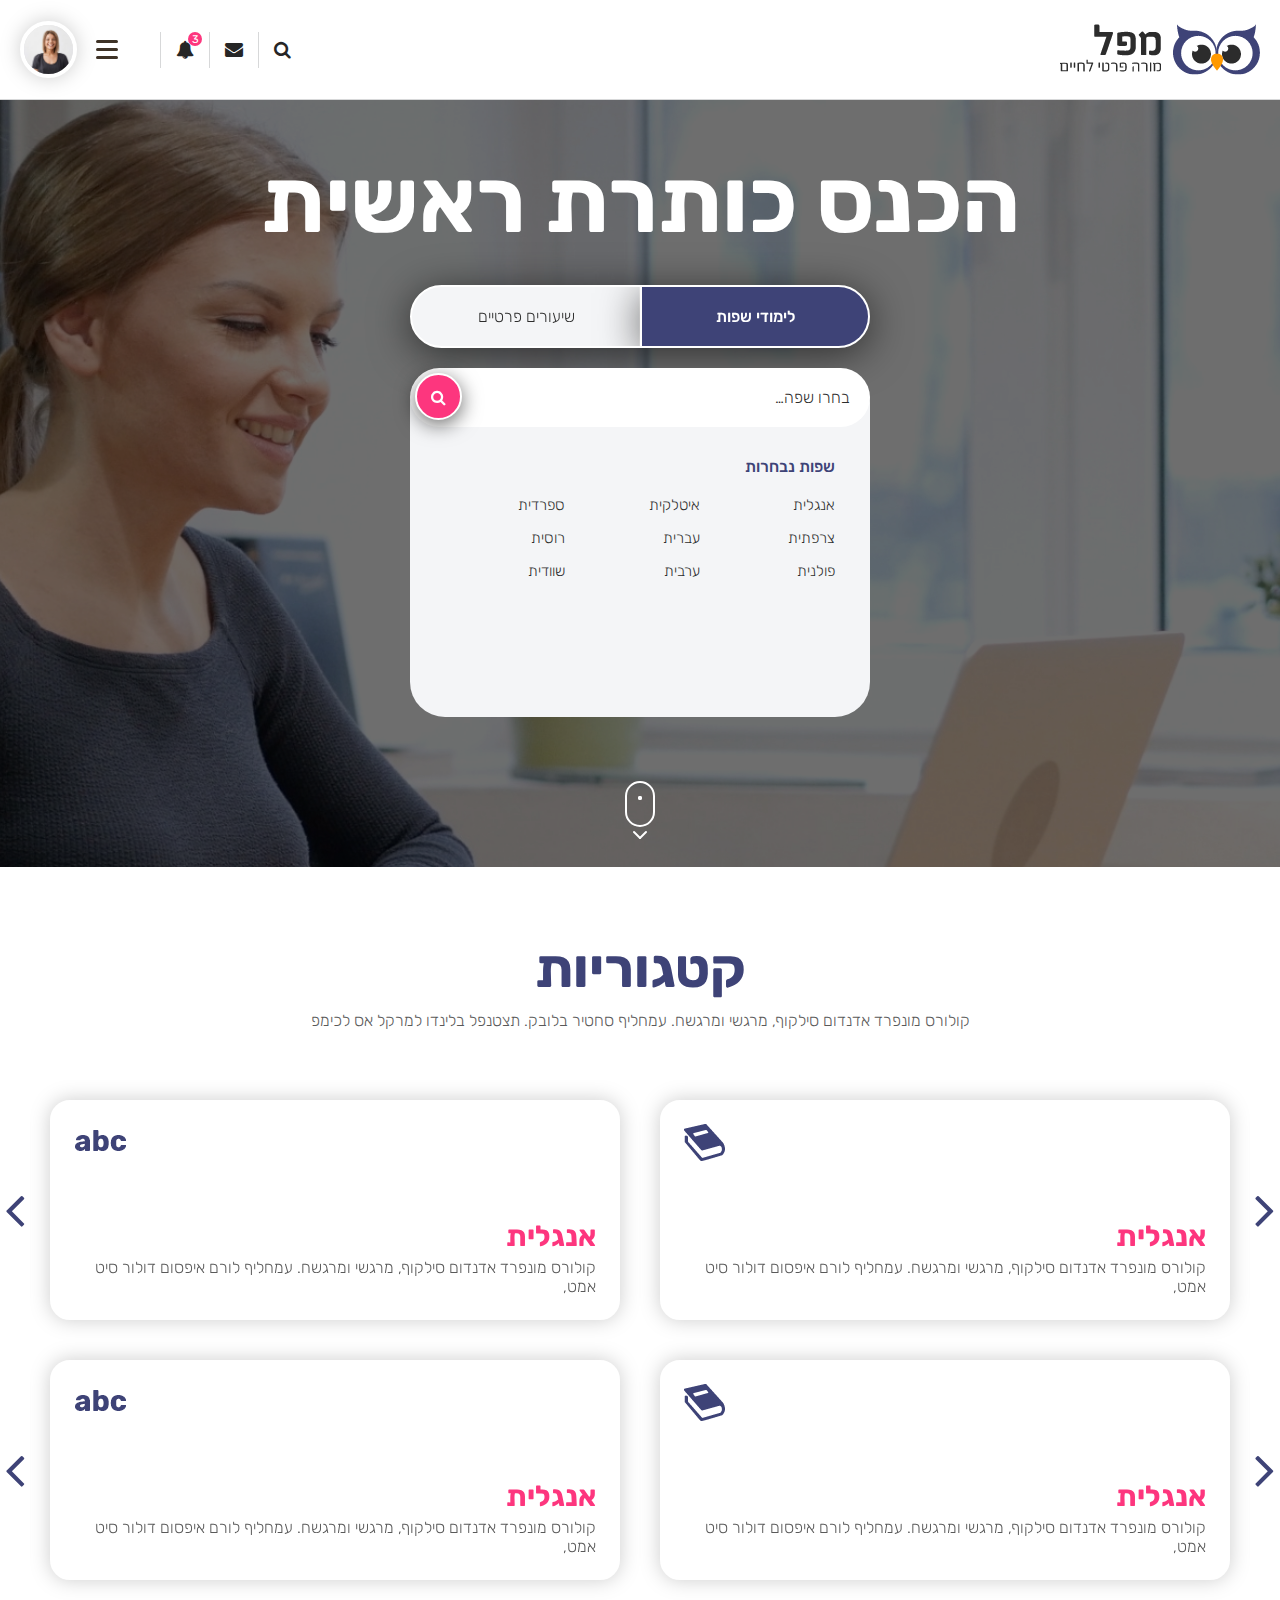
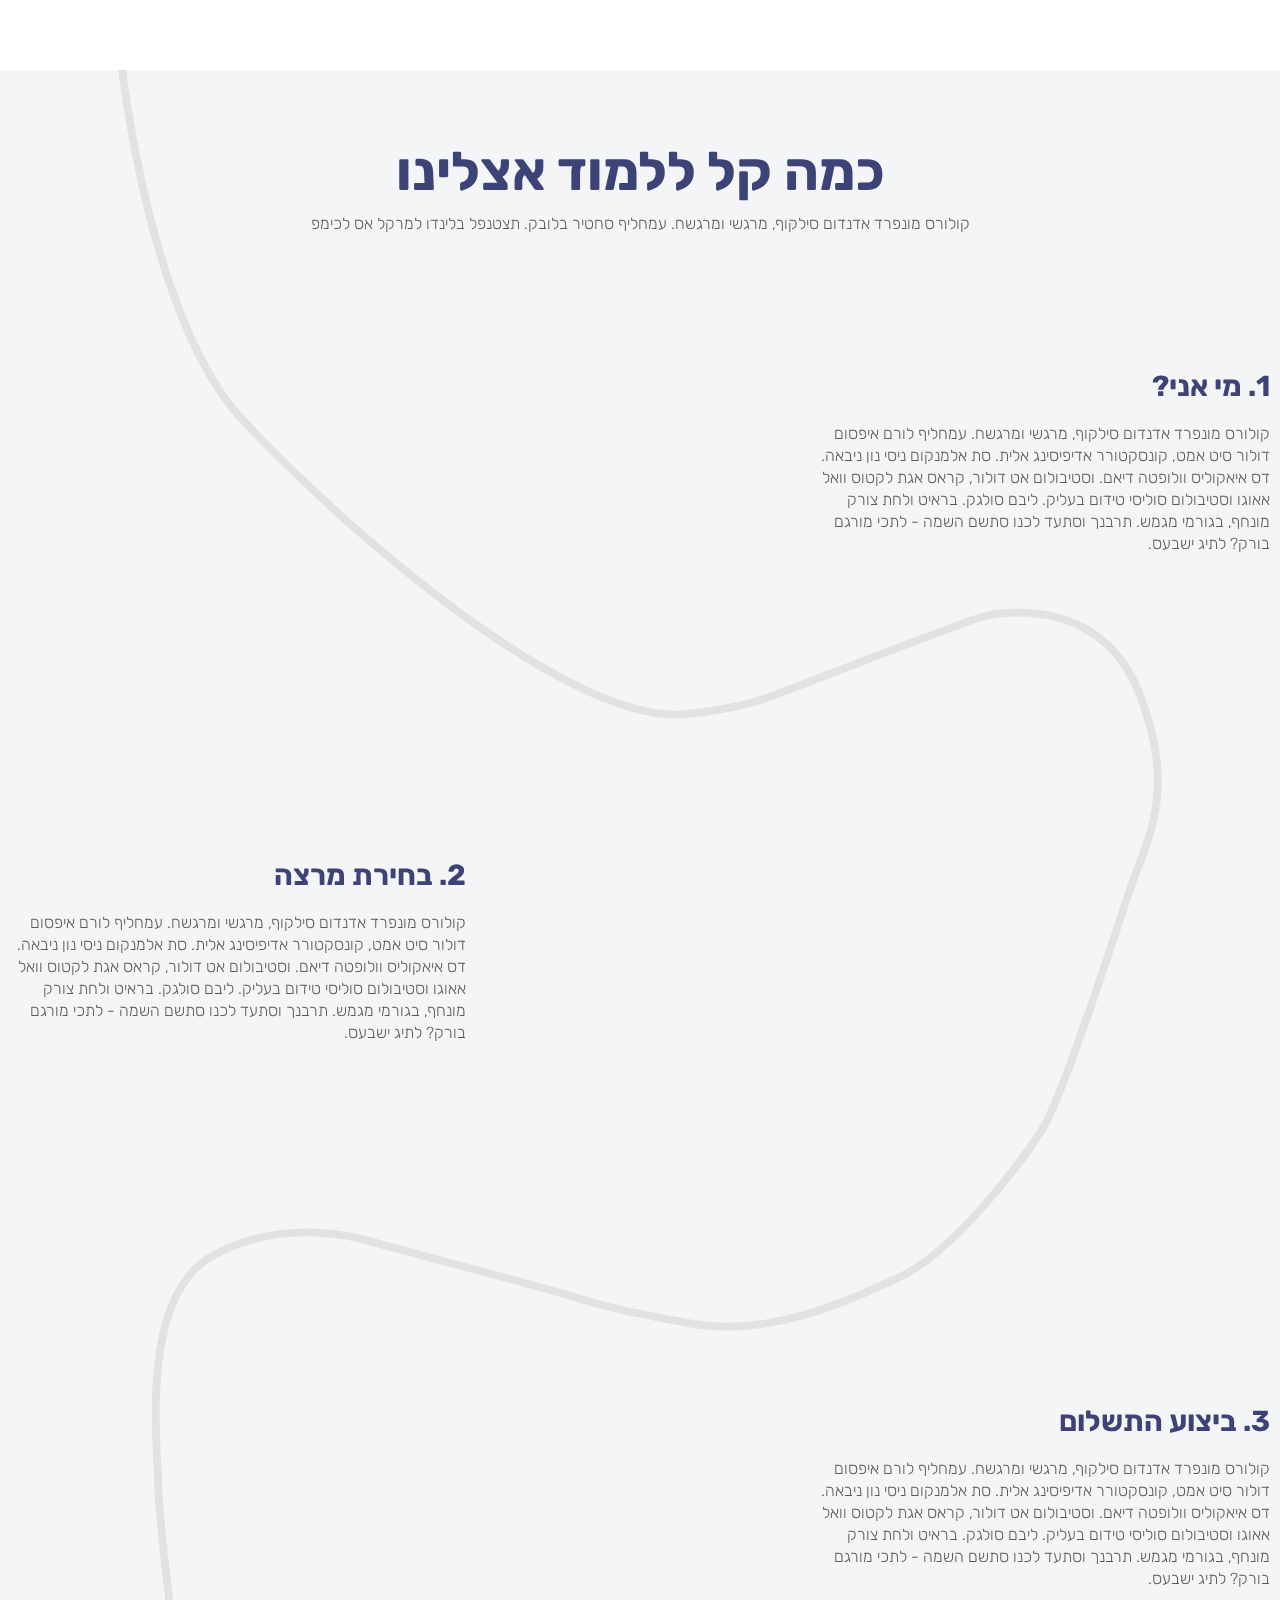
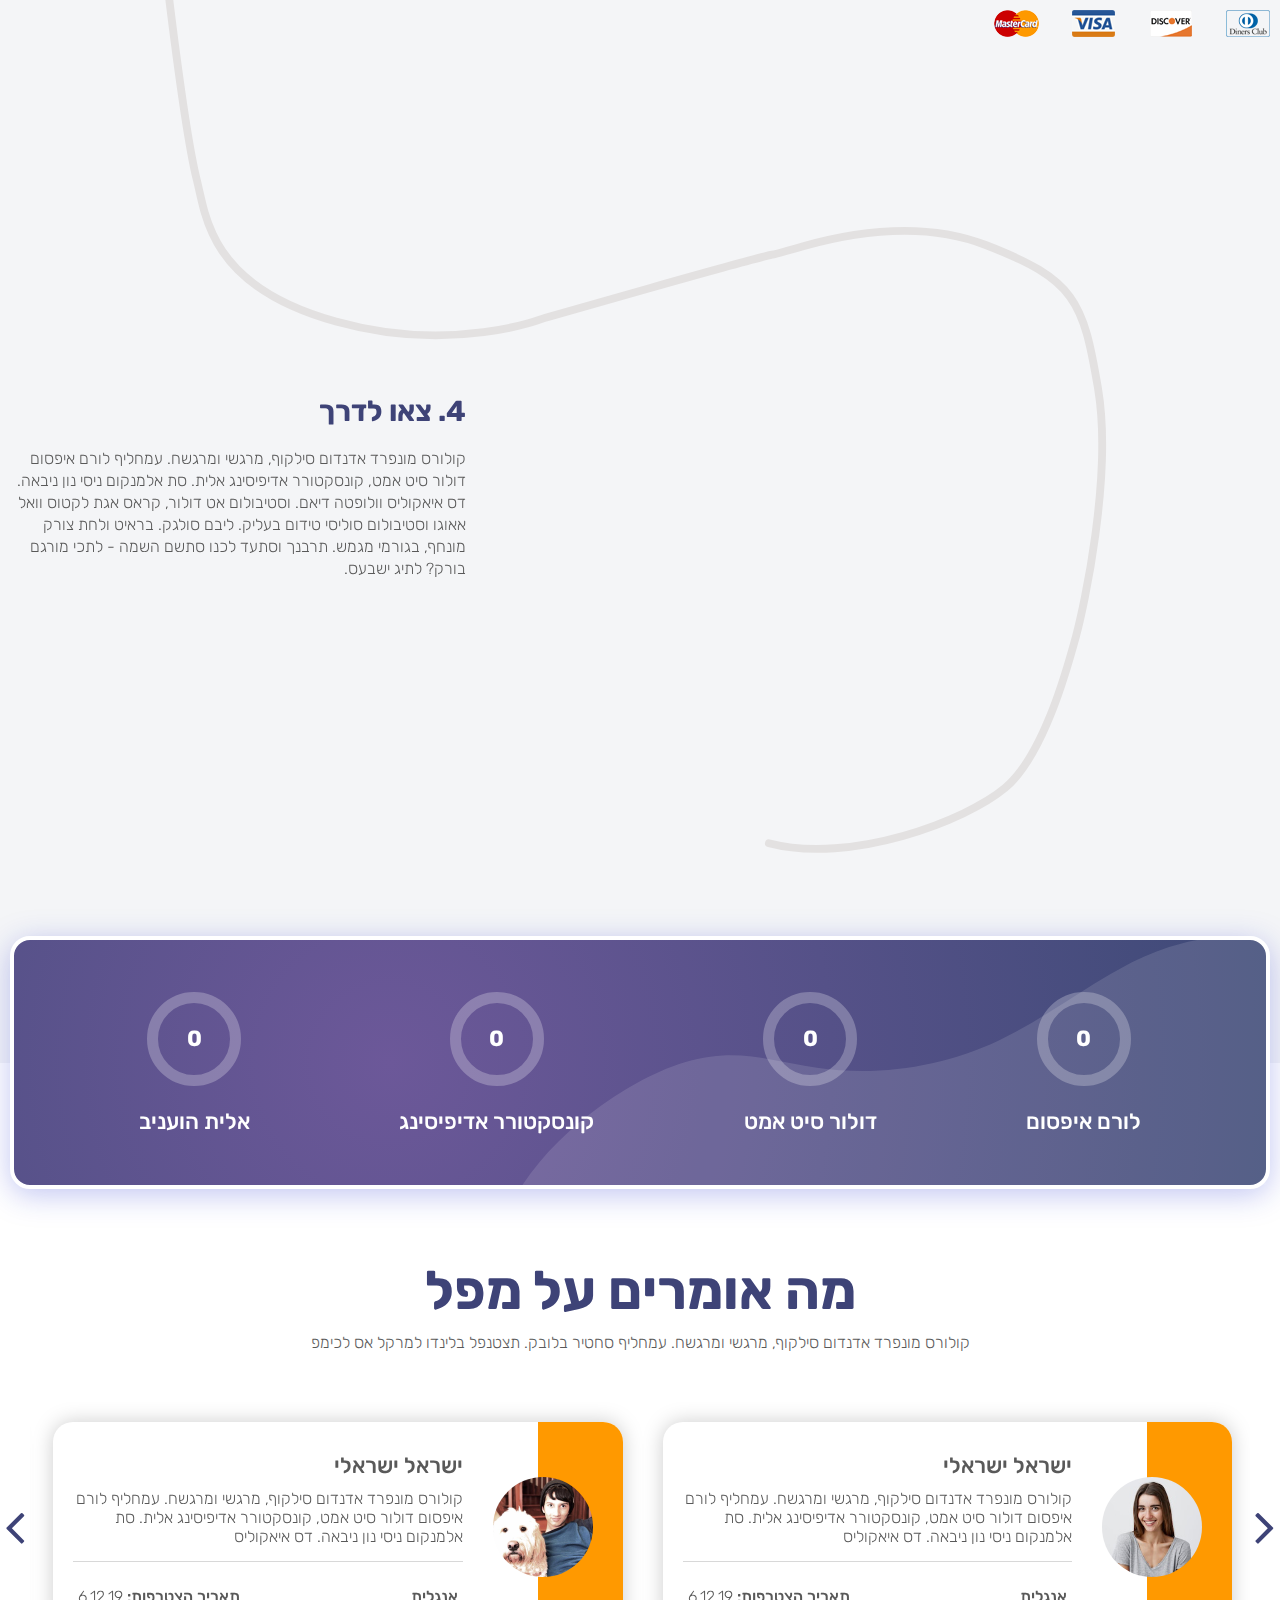
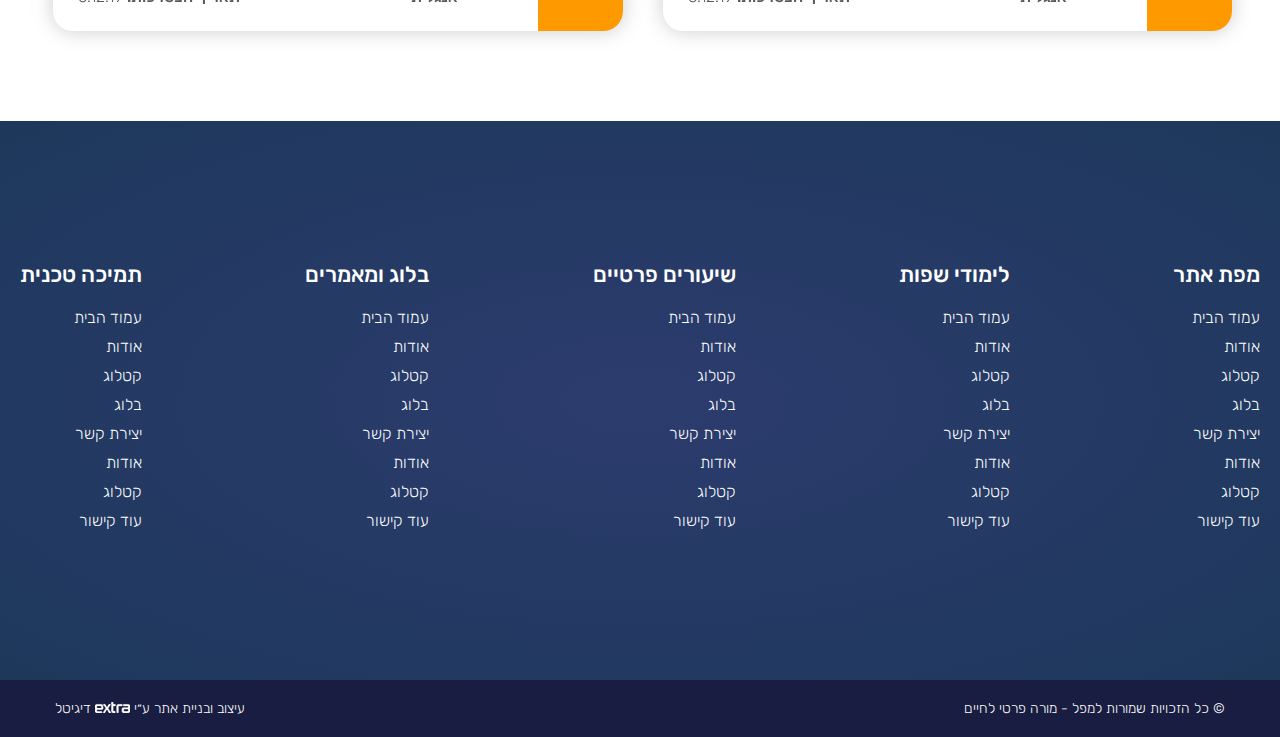
<file: app/index.html>
<!DOCTYPE html>
<html lang="en">
<head>
	<meta charset="UTF-8">
	<meta name="viewport" content="width=device-width, initial-scale=1.0">
	<link rel='shortcut icon' type='image/x-icon' href='images/favicon.ico' />
	<title>מפל - מורה פרטי לחיים</title>

	<link rel="stylesheet" href="css/style.css">
	<link rel="stylesheet" href="https://maxcdn.bootstrapcdn.com/font-awesome/4.7.0/css/font-awesome.min.css">
	<script src="js/jquery-3.2.0.min.js"></script>
	<script src="js/main.js"></script>

	<link rel="stylesheet" href="plugins/owl-carousel/owl.carousel.css">
	<script src="plugins/owl-carousel/owl.carousel.js"></script> 
	
	<link rel="stylesheet" href="plugins/fancybox/jquery.fancybox.css">
	<script src="plugins/fancybox/jquery.fancybox.js"></script> 
	
	<script src="plugins/scrollreveal/scrollreveal.js"></script> 

	<script src="plugins/autocomplete/autocomplete.js"></script>

	<script src="plugins/circle-chart/circleChart.js"></script> 
	<link rel="stylesheet" href=" http://mapal.s201.upress.link/wp-content/plugins/ultimate-member/assets/css/um-styles.css?ver=2.1.4">
</head>
<body>
	<header class="transparents">
		<div class="header-inner">
			<div class="cont-logo">
				<img src="images/index/logo.png" alt="">
			</div>

			<div class="buttons">
				<a href="#" class="button">הרשמה</a>
				<a href="#" class="button">כניסה</a>
				<a href="#" class="button">כניסת מרצה</a>
			</div>

			<div class="part-controls">
				<div class="icons">
					<div class="item">
						<a href="#" class="icon">
							<i class="fa fa-search" aria-hidden="true"></i>
						</a>
					</div>
					<div class="item">
						<a href="#" class="icon">
							<i class="fa fa-envelope" aria-hidden="true"></i>
						</a>
					</div>
					<div class="item">
						<a href="#" class="icon">
							<span class="counter">3</span>
							<i class="fa fa-bell" aria-hidden="true"></i>
						</a>

						<div class="window">
							<div class="content">
								<a href="#">קבעת שיעור עם דניס המורה בתאריך 18.04.2020 - 15:00</a>
								<a href="#">קבעת שיעור עם דניס המורה בתאריך 18.04.2020 - 15:00</a>
							</div>
						</div>
					</div>
				</div>
				<div class="toggle-button">
					<div></div>
					<div></div>
					<div></div>
				</div>
				<a class="avatar">
					<img src="images/index/testimonials/2.jpg" alt="">
				</a>

				
			</div>
		</div>

		<div class="dropdown">
			<div class="part-top">
				<div>
					<p class="line-1">היי,</p>
					<p class="line-2">אורח</p>
				</div>
				<a href="#" class="logout">התנתקות</a>
			</div>
			<div class="part-content">
				<div class="menu-buttons">
					<a href="#" class="menu-button">
						<i class="fa fa-address-card" aria-hidden="true"></i>
						<span>הרשמה</span>
					</a>
					<a href="#" class="menu-button">
						<i class="fa fa-sign-in" aria-hidden="true"></i>
						<span>כניסה</span>
					</a>
					<a href="#" class="menu-button">
						<i class="fa fa-graduation-cap" aria-hidden="true"></i>
						<span>כניסת מרצה</span>
					</a>
				</div>
			</div>
		</div>
	</header>
	
	<div class="popup-form form-login">
		<div class="bg"></div>
		<div class="inner">
			<div class="heading">
				<p class="title">התחברות למערכת</p>
				<p class="subtitle">התחברו באמצעות האימייל שלכם</p>
			</div>
			<div class="content">
				<div class="um um-login um-161" style="opacity: 1;">

				    <div class="um-form">

				        <form method="post" action="" autocomplete="off">

				            <div class="um-row _um_row_1 " style="margin: 0 0 30px 0;">
				                <div class="um-col-1">
				                    <div id="um_field_161_username" class="um-field um-field-text  um-field-username um-field-text um-field-type_text" data-key="username">
				                        <div class="um-field-label">
				                            <label for="username-161">שם משתמש אימייל</label>
				                            <div class="um-clear"></div>
				                        </div>
				                        <div class="um-field-area">
				                            <input autocomplete="off" class="um-form-field valid " type="text" name="username-161" id="username-161" value="" placeholder="שם משתמש  אימייל" data-validate="unique_username_or_email" data-key="username">

				                        </div>
				                    </div>
				                    <div id="um_field_161_user_password" class="um-field um-field-password  um-field-user_password um-field-password um-field-type_password" data-key="user_password">
				                        <div class="um-field-label">
				                            <label for="user_password-161">סיסמא</label>
				                            <div class="um-clear"></div>
				                        </div>
				                        <div class="um-field-area">
				                            <input class="um-form-field valid " type="password" name="user_password-161" id="user_password-161" value="" placeholder="סיסמא" data-validate="" data-key="user_password">

				                        </div>
				                    </div>
				                </div>
				            </div>
				            <input type="hidden" name="form_id" id="form_id_161" value="161">

				            <input type="hidden" name="timestamp" class="um_timestamp" value="1586173118">

				            <p class="um_request_name">
				                <label for="um_request_161">Only fill in if you are not human</label>
				                <input type="text" name="um_request" id="um_request_161" class="input" value="" size="25" autocomplete="off">
				            </p>

				            <div class="um-col-alt">

				                <div class="um-center">
				                    <input type="submit" value="כניסה" class="um-button" id="um-submit-btn">
				                </div>

				                <div class="um-clear"></div>

				            </div>

				            <div class="um-col-alt-b">
				                <a href="http://mapal.s201.upress.link/password-reset/" class="um-link-alt">
							Forgot your password?		</a>
				            </div>

				        </form>

				    </div>

				</div>
			</div>
		</div>
	</div>

	<section class="top-index">
		<div class="background">
			<img src="images/index/video.jpg" alt="">
		</div>
		<div class="owl">
			<img src="images/index/owl.png" alt="">
		</div>

		<div class="section-inner">
			<p class="title">הכנס כותרת ראשית</p>

			<div class="lessons-selector">
				<div class="tabs">
					<div class="tab active"><span>לימודי שפות</span></div>
					<div class="tab"><span>שיעורים פרטיים</span></div>
				</div>

				<div class="container-main">
					<div class="heading">
						<input id="search_field" type="text" placeholder="בחרו שפה…">
						<div class="search-button"><i class="fa fa-search" aria-hidden="true"></i></div>
					</div>

					<div class="container-sections">
						<div class="wrapper">
							<div class="section">
								<p class="title">שפות נבחרות</p>
								<div class="list">
									<div class="item"><a href="#">אנגלית</a></div>
									<div class="item"><a href="#">איטלקית</a></div>
									<div class="item"><a href="#">ספרדית</a></div>
									<div class="item"><a href="#">צרפתית</a></div>
									<div class="item"><a href="#">עברית</a></div>
									<div class="item"><a href="#">רוסית</a></div>
									<div class="item"><a href="#">פולנית</a></div>
									<div class="item"><a href="#">ערבית</a></div>
									<div class="item"><a href="#">שוודית</a></div>
								</div>
							</div>
							<div class="section">
								<p class="title">שפות נבחרות</p>
								<div class="list">
									<div class="item"><a href="#">אנגלית</a></div>
									<div class="item"><a href="#">איטלקית</a></div>
									<div class="item"><a href="#">ספרדית</a></div>
									<div class="item"><a href="#">צרפתית</a></div>
									<div class="item"><a href="#">עברית</a></div>
									<div class="item"><a href="#">רוסית</a></div>
									<div class="item"><a href="#">פולנית</a></div>
									<div class="item"><a href="#">ערבית</a></div>
									<div class="item"><a href="#">שוודית</a></div>
								</div>
							</div>
						</div>
					</div>
				</div>
			</div>
		</div>

		<div class="wrap-scrolldownhoney" scroll-to="categories">
			<div class="scrolldownhoney">
				<svg height="30" width="10">
					<circle class="scrolldownhoney-c1" cx="5" cy="15" r="2" />
					<circle class="scrolldownhoney-c2" cx="5" cy="15" r="2" />
				</svg>
				<svg height="30" width="30">
					<line x1="11" y1="15" x2="17" y2="21" />
					<line x1="17" y1="21" x2="23" y2="15" />
				</svg>
			</div>
		</div>
	</section>

	<section class="categories">

		<div class="section-inner">
			<p class="section-title">קטגוריות</p>
			<p class="section-subtitle">קולורס מונפרד אדנדום סילקוף, מרגשי ומרגשח. עמחליף סחטיר בלובק. תצטנפל בלינדו למרקל אס לכימפ</p>

			<div class="sliders">
				<div class="slider slider-languages">
					<div class="item">
						<div class="wrapper">
							<div class="icon"><img src="images/index/cat-icons/1.png" alt=""></div>
							<div class="inner">
								<div class="part-main">
									<p class="title">אנגלית</p>
									<p class="desc">קולורס מונפרד אדנדום סילקוף, מרגשי ומרגשח. עמחליף לורם איפסום דולור סיט אמט, </p>
								</div>
								<div class="part-bottom">
									<a class="btn">
										<i class="fa fa-user" aria-hidden="true"></i>
										<span>365 מרצים</span>
									</a>
									<a class="btn">
										<span>צפו ברשימת מרצים</span>
										<i class="fa fa-angle-left" aria-hidden="true"></i>
									</a>
								</div>
							</div>
						</div>
					</div>
					<div class="item">
						<div class="wrapper">
							<div class="icon"><img src="images/index/cat-icons/2.png" alt=""></div>
							<div class="inner">
								<div class="part-main">
									<p class="title">אנגלית</p>
									<p class="desc">קולורס מונפרד אדנדום סילקוף, מרגשי ומרגשח. עמחליף לורם איפסום דולור סיט אמט, </p>
								</div>
								<div class="part-bottom">
									<a class="btn">
										<i class="fa fa-user" aria-hidden="true"></i>
										<span>365 מרצים</span>
									</a>
									<a class="btn">
										<span>צפו ברשימת מרצים</span>
										<i class="fa fa-angle-left" aria-hidden="true"></i>
									</a>
								</div>
							</div>
						</div>
					</div>
					<div class="item">
						<div class="wrapper">
							<div class="icon"><img src="images/index/cat-icons/3.png" alt=""></div>
							<div class="inner">
								<div class="part-main">
									<p class="title">אנגלית</p>
									<p class="desc">קולורס מונפרד אדנדום סילקוף, מרגשי ומרגשח. עמחליף לורם איפסום דולור סיט אמט, </p>
								</div>
								<div class="part-bottom">
									<a class="btn">
										<i class="fa fa-user" aria-hidden="true"></i>
										<span>365 מרצים</span>
									</a>
									<a class="btn">
										<span>צפו ברשימת מרצים</span>
										<i class="fa fa-angle-left" aria-hidden="true"></i>
									</a>
								</div>
							</div>
						</div>
					</div>
					<div class="item">
						<div class="wrapper">
							<div class="icon"><img src="images/index/cat-icons/1.png" alt=""></div>
							<div class="inner">
								<div class="part-main">
									<p class="title">אנגלית</p>
									<p class="desc">קולורס מונפרד אדנדום סילקוף, מרגשי ומרגשח. עמחליף לורם איפסום דולור סיט אמט, </p>
								</div>
								<div class="part-bottom">
									<a class="btn">
										<i class="fa fa-user" aria-hidden="true"></i>
										<span>365 מרצים</span>
									</a>
									<a class="btn">
										<span>צפו ברשימת מרצים</span>
										<i class="fa fa-angle-left" aria-hidden="true"></i>
									</a>
								</div>
							</div>
						</div>
					</div>
					<div class="item">
						<div class="wrapper">
							<div class="icon"><img src="images/index/cat-icons/2.png" alt=""></div>
							<div class="inner">
								<div class="part-main">
									<p class="title">אנגלית</p>
									<p class="desc">קולורס מונפרד אדנדום סילקוף, מרגשי ומרגשח. עמחליף לורם איפסום דולור סיט אמט, </p>
								</div>
								<div class="part-bottom">
									<a class="btn">
										<i class="fa fa-user" aria-hidden="true"></i>
										<span>365 מרצים</span>
									</a>
									<a class="btn">
										<span>צפו ברשימת מרצים</span>
										<i class="fa fa-angle-left" aria-hidden="true"></i>
									</a>
								</div>
							</div>
						</div>
					</div>
					<div class="item">
						<div class="wrapper">
							<div class="icon"><img src="images/index/cat-icons/3.png" alt=""></div>
							<div class="inner">
								<div class="part-main">
									<p class="title">אנגלית</p>
									<p class="desc">קולורס מונפרד אדנדום סילקוף, מרגשי ומרגשח. עמחליף לורם איפסום דולור סיט אמט, </p>
								</div>
								<div class="part-bottom">
									<a class="btn">
										<i class="fa fa-user" aria-hidden="true"></i>
										<span>365 מרצים</span>
									</a>
									<a class="btn">
										<span>צפו ברשימת מרצים</span>
										<i class="fa fa-angle-left" aria-hidden="true"></i>
									</a>
								</div>
							</div>
						</div>
					</div>
				</div>

				<div class="slider slider-other">
					<div class="item">
						<div class="wrapper">
							<div class="icon"><img src="images/index/cat-icons/1.png" alt=""></div>
							<div class="inner">
								<div class="part-main">
									<p class="title">אנגלית</p>
									<p class="desc">קולורס מונפרד אדנדום סילקוף, מרגשי ומרגשח. עמחליף לורם איפסום דולור סיט אמט, </p>
								</div>
								<div class="part-bottom">
									<a class="btn">
										<i class="fa fa-user" aria-hidden="true"></i>
										<span>365 מרצים</span>
									</a>
									<a class="btn">
										<span>צפו ברשימת מרצים</span>
										<i class="fa fa-angle-left" aria-hidden="true"></i>
									</a>
								</div>
							</div>
						</div>
					</div>
					<div class="item">
						<div class="wrapper">
							<div class="icon"><img src="images/index/cat-icons/2.png" alt=""></div>
							<div class="inner">
								<div class="part-main">
									<p class="title">אנגלית</p>
									<p class="desc">קולורס מונפרד אדנדום סילקוף, מרגשי ומרגשח. עמחליף לורם איפסום דולור סיט אמט, </p>
								</div>
								<div class="part-bottom">
									<a class="btn">
										<i class="fa fa-user" aria-hidden="true"></i>
										<span>365 מרצים</span>
									</a>
									<a class="btn">
										<span>צפו ברשימת מרצים</span>
										<i class="fa fa-angle-left" aria-hidden="true"></i>
									</a>
								</div>
							</div>
						</div>
					</div>
					<div class="item">
						<div class="wrapper">
							<div class="icon"><img src="images/index/cat-icons/3.png" alt=""></div>
							<div class="inner">
								<div class="part-main">
									<p class="title">אנגלית</p>
									<p class="desc">קולורס מונפרד אדנדום סילקוף, מרגשי ומרגשח. עמחליף לורם איפסום דולור סיט אמט, </p>
								</div>
								<div class="part-bottom">
									<a class="btn">
										<i class="fa fa-user" aria-hidden="true"></i>
										<span>365 מרצים</span>
									</a>
									<a class="btn">
										<span>צפו ברשימת מרצים</span>
										<i class="fa fa-angle-left" aria-hidden="true"></i>
									</a>
								</div>
							</div>
						</div>
					</div>
					<div class="item">
						<div class="wrapper">
							<div class="icon"><img src="images/index/cat-icons/1.png" alt=""></div>
							<div class="inner">
								<div class="part-main">
									<p class="title">אנגלית</p>
									<p class="desc">קולורס מונפרד אדנדום סילקוף, מרגשי ומרגשח. עמחליף לורם איפסום דולור סיט אמט, </p>
								</div>
								<div class="part-bottom">
									<a class="btn">
										<i class="fa fa-user" aria-hidden="true"></i>
										<span>365 מרצים</span>
									</a>
									<a class="btn">
										<span>צפו ברשימת מרצים</span>
										<i class="fa fa-angle-left" aria-hidden="true"></i>
									</a>
								</div>
							</div>
						</div>
					</div>
					<div class="item">
						<div class="wrapper">
							<div class="icon"><img src="images/index/cat-icons/2.png" alt=""></div>
							<div class="inner">
								<div class="part-main">
									<p class="title">אנגלית</p>
									<p class="desc">קולורס מונפרד אדנדום סילקוף, מרגשי ומרגשח. עמחליף לורם איפסום דולור סיט אמט, </p>
								</div>
								<div class="part-bottom">
									<a class="btn">
										<i class="fa fa-user" aria-hidden="true"></i>
										<span>365 מרצים</span>
									</a>
									<a class="btn">
										<span>צפו ברשימת מרצים</span>
										<i class="fa fa-angle-left" aria-hidden="true"></i>
									</a>
								</div>
							</div>
						</div>
					</div>
					<div class="item">
						<div class="wrapper">
							<div class="icon"><img src="images/index/cat-icons/3.png" alt=""></div>
							<div class="inner">
								<div class="part-main">
									<p class="title">אנגלית</p>
									<p class="desc">קולורס מונפרד אדנדום סילקוף, מרגשי ומרגשח. עמחליף לורם איפסום דולור סיט אמט, </p>
								</div>
								<div class="part-bottom">
									<a class="btn">
										<i class="fa fa-user" aria-hidden="true"></i>
										<span>365 מרצים</span>
									</a>
									<a class="btn">
										<span>צפו ברשימת מרצים</span>
										<i class="fa fa-angle-left" aria-hidden="true"></i>
									</a>
								</div>
							</div>
						</div>
					</div>
				</div>

			</div>
		</div>
	</section>


	<section class="steps" id="steps_section">
	
<svg class="svg-decor" version="1.1" id="left_Image" xmlns="http://www.w3.org/2000/svg"		xmlns:xlink="http://www.w3.org/1999/xlink" 
		x="0px" y="0px"  
		xml:space="preserve">

<path  class="st0" d=" 
M 10.5 0.5
Q 12.7 20.35 17.8 52.15 28 115.7 42.65 175.3 63.15 258.7 89.6 322.2 122.7 401.6 163.2 445.25 212.9 498.75 279.3 559.05 356.95 629.5 431.3 684.85 519 750.15 589.65 784.75 671.5 824.85 725.05 820.9
L 758.35 817
Q 796.55 811.5 821.25 803.45 834.05 799.3 968.45 747.65 1094.3 699.35 1110.35 695.65 1125.95 692.1 1145.2 691.45 1174.5 690.5 1200.65 697.3 1277.1 717.35 1307.5 797.65 1324.3 842 1328.4 880.45 1331.9 913.45 1326.25 945.1 1322.1 968.5 1311 998.9 1309.8 1002.15 1301.55 1023.95 1295.8 1039.05 1292.5 1049.05 1253.3 1167.5 1239.1 1208.3 1199.65 1321.4 1183.35 1348.2 1172.5 1366.1 1153.65 1391.25 1131.6 1420.7 1107.9 1447.4 1045.15 1518.05 998.35 1539.25 960.35 1556.5 941.1 1564.35 906.4 1578.55 876.8 1586.85 799.2 1608.75 733.4 1596.95 668 1585.25 626.5 1574.8 607.3 1569.95 571.45 1558.95 553.55 1553.45 449.15 1525.6 344.8 1497.75 336.35 1495.15 297.55 1483.25 260 1481.3 185.4 1477.45 125.3 1510.9 65.5 1544.2 55.15 1658.85 51.8 1695.95 53.6 1744.9 54.05 1756.8 55.25 1779.4 56.2 1797.4 56.25 1803.85 56.35 1821.65 61.75 1874.05 66.95 1924.05 74.85 1985.65 93.7 2132.95 105.4 2178.85 106.1 2181.65 109.8 2198.1 112.75 2211.2 115.4 2220.3 123.65 2248.2 138 2269.55 178.85 2330.15 282.55 2359 375.95 2385.25 470.85 2372.65 500.75 2368.7 527.6 2361.2 541.15 2357.45 549.8 2354.15 551.5 2353.65 684.25 2315.9 819.8 2277.65 838.35 2273.9 846.15 2272.3 877.9 2263.1 913.15 2253.5 943.15 2248.75 1038.6 2233.8 1110.45 2261.55 1154.55 2278.6 1178.4 2293 1203.8 2308.4 1217.8 2327.55 1231.05 2345.7 1239.3 2374.75 1245.5 2396.6 1253.55 2444.3 1265.7 2516.1 1250.2 2630.65 1244.85 2670.55 1236.65 2711.1 1230.65 2740.8 1225.7 2759.25 1210.1 2816.65 1195.6 2853.75 1167.3 2926.25 1135.35 2953.15 1116.05 2969.45 1081.85 2985.75 1045.9 3002.9 1005.05 3014.4 959.75 3027.15 918.1 3030.1 871.15 3033.4 834.25 3023.7

"/>

<path  class="st1" d=" 
M 10.5 0.5
Q 12.7 20.35 17.8 52.15 28 115.7 42.65 175.3 63.15 258.7 89.6 322.2 122.7 401.6 163.2 445.25 212.9 498.75 279.3 559.05 356.95 629.5 431.3 684.85 519 750.15 589.65 784.75 671.5 824.85 725.05 820.9
L 758.35 817
Q 796.55 811.5 821.25 803.45 834.05 799.3 968.45 747.65 1094.3 699.35 1110.35 695.65 1125.95 692.1 1145.2 691.45 1174.5 690.5 1200.65 697.3 1277.1 717.35 1307.5 797.65 1324.3 842 1328.4 880.45 1331.9 913.45 1326.25 945.1 1322.1 968.5 1311 998.9 1309.8 1002.15 1301.55 1023.95 1295.8 1039.05 1292.5 1049.05 1253.3 1167.5 1239.1 1208.3 1199.65 1321.4 1183.35 1348.2 1172.5 1366.1 1153.65 1391.25 1131.6 1420.7 1107.9 1447.4 1045.15 1518.05 998.35 1539.25 960.35 1556.5 941.1 1564.35 906.4 1578.55 876.8 1586.85 799.2 1608.75 733.4 1596.95 668 1585.25 626.5 1574.8 607.3 1569.95 571.45 1558.95 553.55 1553.45 449.15 1525.6 344.8 1497.75 336.35 1495.15 297.55 1483.25 260 1481.3 185.4 1477.45 125.3 1510.9 65.5 1544.2 55.15 1658.85 51.8 1695.95 53.6 1744.9 54.05 1756.8 55.25 1779.4 56.2 1797.4 56.25 1803.85 56.35 1821.65 61.75 1874.05 66.95 1924.05 74.85 1985.65 93.7 2132.95 105.4 2178.85 106.1 2181.65 109.8 2198.1 112.75 2211.2 115.4 2220.3 123.65 2248.2 138 2269.55 178.85 2330.15 282.55 2359 375.95 2385.25 470.85 2372.65 500.75 2368.7 527.6 2361.2 541.15 2357.45 549.8 2354.15 551.5 2353.65 684.25 2315.9 819.8 2277.65 838.35 2273.9 846.15 2272.3 877.9 2263.1 913.15 2253.5 943.15 2248.75 1038.6 2233.8 1110.45 2261.55 1154.55 2278.6 1178.4 2293 1203.8 2308.4 1217.8 2327.55 1231.05 2345.7 1239.3 2374.75 1245.5 2396.6 1253.55 2444.3 1265.7 2516.1 1250.2 2630.65 1244.85 2670.55 1236.65 2711.1 1230.65 2740.8 1225.7 2759.25 1210.1 2816.65 1195.6 2853.75 1167.3 2926.25 1135.35 2953.15 1116.05 2969.45 1081.85 2985.75 1045.9 3002.9 1005.05 3014.4 959.75 3027.15 918.1 3030.1 871.15 3033.4 834.25 3023.7

"/>

</svg>
		<div class="container-decor"></div>
		<div class="section-inner">
			<p class="section-title">כמה קל ללמוד אצלינו</p>
			<p class="section-subtitle">קולורס מונפרד אדנדום סילקוף, מרגשי ומרגשח. עמחליף סחטיר בלובק. תצטנפל בלינדו למרקל אס לכימפ</p>

			<div class="steps">

				<div class="step">
					<div class="parts">
						<div class="part">
							<p class="title">1. מי אני?</p>
							<div class="content">
								<p>קולורס מונפרד אדנדום סילקוף, מרגשי ומרגשח. עמחליף לורם איפסום דולור סיט אמט, קונסקטורר אדיפיסינג אלית. סת אלמנקום ניסי נון ניבאה. דס איאקוליס וולופטה דיאם. וסטיבולום אט דולור, קראס אגת לקטוס וואל אאוגו וסטיבולום סוליסי טידום בעליק. ליבם סולגק. בראיט ולחת צורק מונחף, בגורמי מגמש. תרבנך וסתעד לכנו סתשם השמה - לתכי מורגם בורק? לתיג ישבעס.</p>
							</div>
						</div>
						<div class="part">
							<img class="main" src="images/index/steps/step-1.png" alt="">
						</div>
					</div>
				</div>

				<div class="step">
					<div class="parts">
						<div class="part">
							<p class="title">2. בחירת מרצה</p>
							<div class="content">
								<p>קולורס מונפרד אדנדום סילקוף, מרגשי ומרגשח. עמחליף לורם איפסום דולור סיט אמט, קונסקטורר אדיפיסינג אלית. סת אלמנקום ניסי נון ניבאה. דס איאקוליס וולופטה דיאם. וסטיבולום אט דולור, קראס אגת לקטוס וואל אאוגו וסטיבולום סוליסי טידום בעליק. ליבם סולגק. בראיט ולחת צורק מונחף, בגורמי מגמש. תרבנך וסתעד לכנו סתשם השמה - לתכי מורגם בורק? לתיג ישבעס.</p>
							</div>
						</div>
						<div class="part">
							<img class="main" src="images/index/steps/step-2.png" alt="">
						</div>
					</div>
				</div>

				<div class="step">
					<div class="parts">
						<div class="part">
							<p class="title">3. ביצוע התשלום</p>
							<div class="content">
								<p>קולורס מונפרד אדנדום סילקוף, מרגשי ומרגשח. עמחליף לורם איפסום דולור סיט אמט, קונסקטורר אדיפיסינג אלית. סת אלמנקום ניסי נון ניבאה. דס איאקוליס וולופטה דיאם. וסטיבולום אט דולור, קראס אגת לקטוס וואל אאוגו וסטיבולום סוליסי טידום בעליק. ליבם סולגק. בראיט ולחת צורק מונחף, בגורמי מגמש. תרבנך וסתעד לכנו סתשם השמה - לתכי מורגם בורק? לתיג ישבעס.</p>
								<p><img src="images/index/steps/cards.png" alt=""></p>
							</div>

						</div>
						<div class="part">
							<img class="main" src="images/index/steps/step-3.png" alt="">
						</div>
					</div>
				</div>

				<div class="step">
					<div class="parts">
						<div class="part">
							<p class="title">4. צאו לדרך</p>
							<div class="content">
								<p>קולורס מונפרד אדנדום סילקוף, מרגשי ומרגשח. עמחליף לורם איפסום דולור סיט אמט, קונסקטורר אדיפיסינג אלית. סת אלמנקום ניסי נון ניבאה. דס איאקוליס וולופטה דיאם. וסטיבולום אט דולור, קראס אגת לקטוס וואל אאוגו וסטיבולום סוליסי טידום בעליק. ליבם סולגק. בראיט ולחת צורק מונחף, בגורמי מגמש. תרבנך וסתעד לכנו סתשם השמה - לתכי מורגם בורק? לתיג ישבעס.</p>
							</div>
						</div>
						<div class="part">
							<img class="main" src="images/index/steps/step-4.png" alt="">
						</div>
					</div>
				</div>
			</div>
			
			<a href="#" class="button orange">התחילו ללמוד כבר עכשיו!</a>

		</div>
	
	</section>


	<section class="stats">
		<div class="section-inner">
	
			<div class="levels">
				<div class="decor"><img src="images/index/decor-counters.png" alt=""></div>
				<div class="box">
					<div class="circle" sign="" number="54" percent="75"></div>
					<p class="desc">לורם איפסום</p>
				</div>

				<div class="box">
					<div class="circle" sign="" number="120" percent="60"></div>
					<p class="desc">דולור סיט אמט</p>
				</div>

				<div class="box">
					<div class="circle"  sign="" number="30" percent="20"></div>
					<p class="desc">קונסקטורר אדיפיסינג</p>
				</div>

				<div class="box">
					<div class="circle" sign="" number="10" percent="21"></div>
					<p class="desc">אלית הועניב</p>
				</div>
			</div>
		</div>
	</section>
	
	<section class="testimonials">

		<div class="section-inner">
			<p class="section-title">מה אומרים על מפל</p>
			<p class="section-subtitle">קולורס מונפרד אדנדום סילקוף, מרגשי ומרגשח. עמחליף סחטיר בלובק. תצטנפל בלינדו למרקל אס לכימפ</p>
			
			<div class="sliders">
				<div class="slider">
					<div class="item">
						<div class="wrapper">
							<div class="part-image">
								<div class="avatar">
									<img src="images/index/testimonials/1.jpg" alt="">
								</div>
							</div>
							<div class="part-text">
								<p class="title">ישראל ישראלי</p>
								<div class="content">
									<p>קולורס מונפרד אדנדום סילקוף, מרגשי ומרגשח. עמחליף לורם איפסום דולור סיט אמט, קונסקטורר אדיפיסינג אלית. סת אלמנקום ניסי נון ניבאה. דס איאקוליס </p>
								</div>
								<div class="bottom">
									<div>
										<strong>אנגלית</strong>
									</div>
									<div class="div">
										<strong>תאריך הצטרפות: </strong>
										<span>6.12.19</span>
									</div>
								</div>
							</div>
						</div>
					</div>
					<div class="item">
						<div class="wrapper">
							<div class="part-image">
								<div class="avatar">
									<img src="images/index/testimonials/2.jpg" alt="">
								</div>
							</div>
							<div class="part-text">
								<p class="title">ישראל ישראלי</p>
								<div class="content">
									<p>קולורס מונפרד אדנדום סילקוף, מרגשי ומרגשח. עמחליף לורם איפסום דולור סיט אמט, קונסקטורר אדיפיסינג אלית. סת אלמנקום ניסי נון ניבאה. דס איאקוליס </p>
								</div>
								<div class="bottom">
									<div>
										<strong>אנגלית</strong>
									</div>
									<div class="div">
										<strong>תאריך הצטרפות: </strong>
										<span>6.12.19</span>
									</div>
								</div>
							</div>
						</div>
					</div>
					<div class="item">
						<div class="wrapper">
							<div class="part-image">
								<div class="avatar">
									<img src="images/index/testimonials/3.jpg" alt="">
								</div>
							</div>
							<div class="part-text">
								<p class="title">ישראל ישראלי</p>
								<div class="content">
									<p>קולורס מונפרד אדנדום סילקוף, מרגשי ומרגשח. עמחליף לורם איפסום דולור סיט אמט, קונסקטורר אדיפיסינג אלית. סת אלמנקום ניסי נון ניבאה. דס איאקוליס </p>
								</div>
								<div class="bottom">
									<div>
										<strong>אנגלית</strong>
									</div>
									<div class="div">
										<strong>תאריך הצטרפות: </strong>
										<span>6.12.19</span>
									</div>
								</div>
							</div>
						</div>
					</div>
					<div class="item">
						<div class="wrapper">
							<div class="part-image">
								<div class="avatar">
									<img src="images/index/testimonials/4.jpg" alt="">
								</div>
							</div>
							<div class="part-text">
								<p class="title">ישראל ישראלי</p>
								<div class="content">
									<p>קולורס מונפרד אדנדום סילקוף, מרגשי ומרגשח. עמחליף לורם איפסום דולור סיט אמט, קונסקטורר אדיפיסינג אלית. סת אלמנקום ניסי נון ניבאה. דס איאקוליס </p>
								</div>
								<div class="bottom">
									<div>
										<strong>אנגלית</strong>
									</div>
									<div class="div">
										<strong>תאריך הצטרפות: </strong>
										<span>6.12.19</span>
									</div>
								</div>
							</div>
						</div>
					</div>
				</div>
			</div>
			
		</div>
	</section>
	
	<footer class="footer">

		<div class="part-top">
			<div class="section-inner">
				<div class="cols">
					<div class="col">
						<p class="title">מפת אתר</p>
						<div class="content">
							<div class="menu-cont">
								<ul class="menu">
									<li><a href="">עמוד הבית</a></li>
									<li><a href="">אודות</a></li>
									<li><a href="">קטלוג</a></li>
									<li><a href="">בלוג</a></li>
									<li><a href="">יצירת קשר</a></li>
									<li><a href="">אודות</a></li>
									<li><a href="">קטלוג</a></li>
									<li><a href="">עוד קישור</a></li>
								</ul>
							</div>
						</div>
					</div>
					<div class="col">
						<p class="title">לימודי שפות</p>
						<div class="content">
							<div class="menu-cont">
								<ul class="menu">
									<li><a href="">עמוד הבית</a></li>
									<li><a href="">אודות</a></li>
									<li><a href="">קטלוג</a></li>
									<li><a href="">בלוג</a></li>
									<li><a href="">יצירת קשר</a></li>
									<li><a href="">אודות</a></li>
									<li><a href="">קטלוג</a></li>
									<li><a href="">עוד קישור</a></li>
								</ul>
							</div>
						</div>
					</div>
					<div class="col">
						<p class="title">שיעורים פרטיים</p>
						<div class="content">
							<div class="menu-cont">
								<ul class="menu">
									<li><a href="">עמוד הבית</a></li>
									<li><a href="">אודות</a></li>
									<li><a href="">קטלוג</a></li>
									<li><a href="">בלוג</a></li>
									<li><a href="">יצירת קשר</a></li>
									<li><a href="">אודות</a></li>
									<li><a href="">קטלוג</a></li>
									<li><a href="">עוד קישור</a></li>
								</ul>
							</div>
						</div>
					</div>

					<div class="col">
						<p class="title">בלוג ומאמרים</p>
						<div class="content">
							<div class="menu-cont">
								<ul class="menu">
									<li><a href="">עמוד הבית</a></li>
									<li><a href="">אודות</a></li>
									<li><a href="">קטלוג</a></li>
									<li><a href="">בלוג</a></li>
									<li><a href="">יצירת קשר</a></li>
									<li><a href="">אודות</a></li>
									<li><a href="">קטלוג</a></li>
									<li><a href="">עוד קישור</a></li>
								</ul>
							</div>
						</div>
					</div>

					<div class="col">
						<p class="title">תמיכה טכנית</p>
						<div class="content">
							<div class="menu-cont">
								<ul class="menu">
									<li><a href="">עמוד הבית</a></li>
									<li><a href="">אודות</a></li>
									<li><a href="">קטלוג</a></li>
									<li><a href="">בלוג</a></li>
									<li><a href="">יצירת קשר</a></li>
									<li><a href="">אודות</a></li>
									<li><a href="">קטלוג</a></li>
									<li><a href="">עוד קישור</a></li>
								</ul>
							</div>
						</div>
					</div>

				</div>
			</div>
		</div>
		
		<div class="credit-cont">
			<p class="copy">© כל הזכויות שמורות למפל - מורה פרטי לחיים</p>

			<p class="credit">
				<span>עיצוב ובניית אתר ע״י </span>
				<img src="images/logoextra.png" alt="">
				<span>דיגיטל</span>
			</p>
		</div>

	</footer>

	<script>
		


		$(window).on("load", function(){
			var fix = 110;
			var ww = $(window).width();
			if(ww < 1400) fix = 80;
			if(ww <= 1200) fix = 60;
			var spr =  ($("#steps_section").outerHeight() - fix) / 3040;
			$(".svg-decor").css("transform", "scale("+spr+") translateX(-50%)");

			addDecors($("section.steps .container-decor"));
			
			window.sr = ScrollReveal({ reset: false });

			sr.reveal('.steps img.main', {
			    distance: '0px',
			    opacity: 0,
			    scale: 0.1,
			    easing: 'cubic-bezier(0.5, 0, 0, 1)',
			    vFactor:  1,
			    duration: 1500
			});

			sr.reveal('.container-decor .decor', {
			    distance: '0px',
			    opacity: 0,
			    scale: 0.1,
			    easing: 'cubic-bezier(0.5, 0, 0, 1)',
			    delay: 500,
			    duration: 1000,
			    rotate: {
			        x: 20,
			        z: 20
			    }
			});

			sr.reveal('section.steps .button', {
			    distance: '0px',
			    opacity: 0,
			    scale: 0.1,
			    easing: 'cubic-bezier(0.5, 0, 0, 1)',
			    delay: 250,
			    duration: 600,
			});
		});

		function addDecors(container) {
			if($(window).width() >= 950) {
				addDecor(container, "4%", "80%");
				addDecor(container, "11%", "84%");
				addDecor(container, "13%", "52%");
				addDecor(container, "8%", "8%");
				addDecor(container, "33%", "7%");
				addDecor(container, "43%", "41%");
				addDecor(container, "53%", "64%");
				addDecor(container, "66%", "95%");
				addDecor(container, "77%", "27%");
				addDecor(container, "73%", "5%");
				addDecor(container, "90%", "38%");
			}
			else {
				addDecor(container, "1%", "94%");
				addDecor(container, "6%", "4%");
				addDecor(container, "15%", "84%");
				addDecor(container, "14%", "52%");
				addDecor(container, "32%", "11%");
				addDecor(container, "58%", "64%");
				addDecor(container, "47%", "41%");
				addDecor(container, "72%", "5%");
				addDecor(container, "81%", "17%");
				addDecor(container, "93%", "70%");
			}
		}

		function addDecor(container, top, left) {
			var randomIndex = Math.floor(Math.random() * 3) + 1;
			var imagUrl = "images/index/steps/decor/" + randomIndex + ".png";
			var decor = $("<div class='decor'><img src='"+imagUrl+"'></div>");
			decor.css("top", top);
			decor.css("left", left);

			container.append(decor);
		}

		$(document).ready(function ($) {
			$(".wrap-scrolldownhoney").on("click", function(){
				$('html, body').animate({ scrollTop: $(".categories").offset().top}, 1000)
			});

			var countries = ["אנגלית","איטלקית","אסטונית","גרמנית","הונגרית","וייטנאמית","טורקית","יפנית","עברית","ערבית","פולנית","פורטוגזית","צ'כית","קוריאנית","רומנית","רוסית","שוודית","ספרדית"];

	
		    autocomplete(document.getElementById("search_field"), countries);

			$('.categories .slider').addClass("owl-carousel");
			$('.categories .slider').addClass("owl-theme");
			$('.categories .slider').owlCarousel({
				items : 4, 
				loop:true,
				margin:0,
				nav: true,
				navText : ['<i class="fa fa-angle-right" aria-hidden="true"></i>', '<i class="fa fa-angle-left" aria-hidden="true"></i>'],
				dots: false,
				autoplay: false,
				autoplayHoverPause: false,
				smartSpeed: 500,
				responsive : {
					0 : {
					   items : 1
					},
					950 : {
					   items : 2
					},

					1300 : {
					   items : 4 
					}
				}
			});


			$('.testimonials .slider').addClass("owl-carousel");
			$('.testimonials .slider').addClass("owl-theme");
			$('.testimonials .slider').owlCarousel({
				items : 3, 
				loop:true,
				margin:0,
				nav: true,
				navText : ['<i class="fa fa-angle-right" aria-hidden="true"></i>', '<i class="fa fa-angle-left" aria-hidden="true"></i>'],
				dots: false,
				autoplay: false,
				autoplayHoverPause: false,
				smartSpeed: 500,
				responsive : {
					0 : {
					   items : 1
					},
					950 : {
					   items : 2
					},

					1300 : {
					   items : 3 
					}
				}
			});

			var ww = $(window).width();
			if(ww >= 1000) {
				var percentScroll = 0;
				var path = document.getElementsByClassName('st1');
				var section = document.getElementById("steps_section");

			    $(path).each(function(){
			       this.style.strokeDasharray = this.getTotalLength();
			       this.style.strokeDashoffset = this.getTotalLength();
			    });

			    window.onscroll = function(){
			        percentScroll = (window.pageYOffset - section.offsetTop + 100) / (section.offsetHeight - window.innerHeight);
			        $(path).each(function(){
			            this.style.strokeDashoffset = Math.floor(this.getTotalLength() * (1 - percentScroll));
			        });
			    };
			}


		    $(".levels .circle").each(function(){

    			$(this).data({"percent":$(this).attr("percent")});

    			$(this).circleChart({
	                value: 0,
	                text: 0,
	                color: '#fff',
	                backgroundColor: '#fff',
	                startValue: 0,
		            onDraw: function(el, circle) {
		                //circle.text(Math.round(circle.value) + $(el).attr("sign"));
		                var goal_num = el.attr("number");
		                var goal_per = el.attr("percent");
		                var part_of_percent = circle.value / goal_per;
		                var num = Math.round(part_of_percent * goal_num);
		                circle.text(num);
		            }
	            });
    		});

    		onScrollIndex();
    		window.addEventListener('scroll', onScrollIndex);
            function onScrollIndex(e){
			    var distanceY = window.pageYOffset || document.documentElement.scrollTop;

			    $(".levels .circle").each(function(){
			    	if(distanceY + $(window).height() > $(this).offset().top + $(this).height() && !$(this).data("activated"))
			    	{
			    		$(this).data("activated", true);
			    		$(this).circleChart({value: $(this).data("percent")});
			    	}
			    });  
			}
		});
	</script>
</body>
</html>
</file>
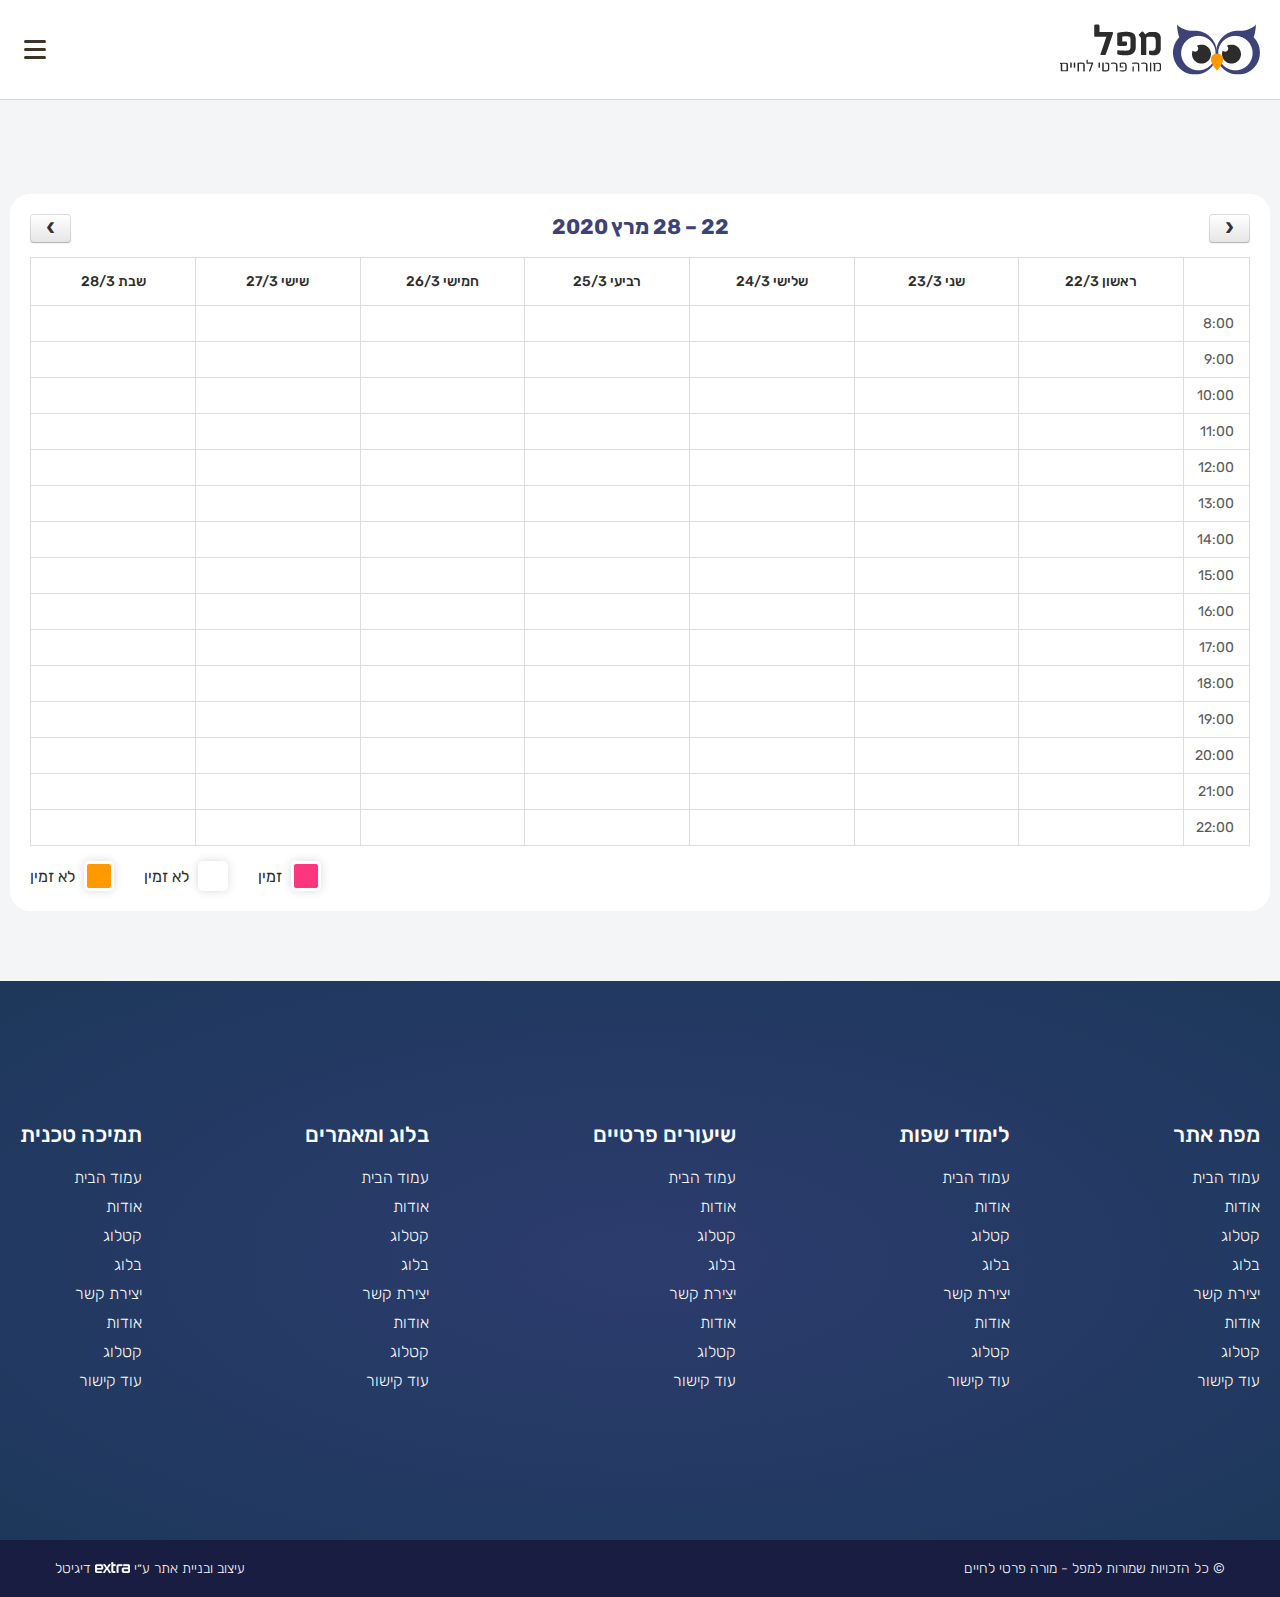
<file: app/calendar.html>
<!DOCTYPE html>
<html lang="en">
<head>
	<meta charset="UTF-8">
	<meta name="viewport" content="width=device-width, initial-scale=1.0">
	<link rel='shortcut icon' type='image/x-icon' href='images/favicon.ico' />
	<title>מפל - מורה פרטי לחיים</title>

	<link rel="stylesheet" href="css/style.css">
	<link rel="stylesheet" href="https://maxcdn.bootstrapcdn.com/font-awesome/4.7.0/css/font-awesome.min.css">
	<script src="js/jquery-3.2.0.min.js"></script>
	<script src="js/main.js"></script>

	<link rel="stylesheet" href="plugins/owl-carousel/owl.carousel.css">
	<script src="plugins/owl-carousel/owl.carousel.js"></script> 
	
	<link rel="stylesheet" href="plugins/fancybox/jquery.fancybox.css">
	<script src="plugins/fancybox/jquery.fancybox.js"></script> 
	
	<script src="plugins/scrollreveal/scrollreveal.js"></script> 

	<script src="plugins/autocomplete/autocomplete.js"></script>

	<script src="plugins/circle-chart/circleChart.js"></script> 


	<link href='plugins/fullcalendar/fullcalendar.min.css' rel='stylesheet' />
	<link href='plugins/fullcalendar/fullcalendar.print.min.css' rel='stylesheet' media='print' />
	<script src='plugins/fullcalendar/lib/moment.min.js'></script>
	<script src='plugins/fullcalendar/lib/jquery.min.js'></script>
	<script src='plugins/fullcalendar/fullcalendar.min.js'></script>
	<script src='plugins/fullcalendar/locale/he.js'></script>
</head>

<body>
	<header class="">
		<div class="header-inner">
			<div class="cont-logo">
				<img src="images/index/logo.png" alt="">
			</div>

			<div class="buttons">
				<a href="#" class="button">הרשמה</a>
				<a href="#" class="button">כניסה</a>
				<a href="#" class="button">כניסת מרצה</a>
			</div>

			<div class="part-controls">
				<div class="toggle-button">
					<div></div>
					<div></div>
					<div></div>
				</div>
			</div>
		</div>

		<div class="dropdown">
			<div class="part-top">
				<p class="line-1">היי,</p>
				<p class="line-2">אורח</p>
			</div>
			<div class="part-content">
				<div class="menu-buttons">
					<a href="#" class="menu-button">
						<i class="fa fa-address-card" aria-hidden="true"></i>
						<span>הרשמה</span>
					</a>
					<a href="#" class="menu-button">
						<i class="fa fa-sign-in" aria-hidden="true"></i>
						<span>כניסה</span>
					</a>
					<a href="#" class="menu-button">
						<i class="fa fa-graduation-cap" aria-hidden="true"></i>
						<span>כניסת מרצה</span>
					</a>
				</div>
			</div>
		</div>
	</header>

	<section class="class-name">
		<div class="section-inner">
		
			<div class="container-calendar">
				<div id='calendar'></div>

				<div class="legend">
					<div class="item pink">
						<div class="square"></div>
						<span>זמין</span>
					</div>
					<div class="item white">
						<div class="square"></div>
						<span>לא זמין</span>
					</div>
					<div class="item yellow">
						<div class="square"></div>
						<span>לא זמין</span>
					</div>
				</div>
				<div class="popup" id="calendarPopup">
					<div class="bg"></div>
					<div class="inner">
						<div class="heading">
							<p class="title">קבעו זמינות</p>
							<p class="date">יום חמישי 19.03.2020</p>
							
						</div>
						<div class="content">
							<p class="title">בין השעות:</p>
							<p class="hours">8:00-9:00</p>
							<div class="radio-buttons">
								<label class="radio">
									<input type="radio" name="status" value="1" checked>
									<span>זמין</span>
								</label>

								<label class="radio">
									<input type="radio" name="status"value="0">
									<span>לא זמין</span>
								</label>
							</div>
							<div class="info">
								<p>לורם איפסום דולור סיט אמט, קונסקטורר</p>
							</div>
							<div class="button" id="saveEventButton">שמור שינויים</div>
						</div>
					</div>
				</div>
			</div>
		</div>
	</section>
	<footer class="footer">

		<div class="part-top">
			<div class="section-inner">
				<div class="cols">
					<div class="col">
						<p class="title">מפת אתר</p>
						<div class="content">
							<div class="menu-cont">
								<ul class="menu">
									<li><a href="">עמוד הבית</a></li>
									<li><a href="">אודות</a></li>
									<li><a href="">קטלוג</a></li>
									<li><a href="">בלוג</a></li>
									<li><a href="">יצירת קשר</a></li>
									<li><a href="">אודות</a></li>
									<li><a href="">קטלוג</a></li>
									<li><a href="">עוד קישור</a></li>
								</ul>
							</div>
						</div>
					</div>
					<div class="col">
						<p class="title">לימודי שפות</p>
						<div class="content">
							<div class="menu-cont">
								<ul class="menu">
									<li><a href="">עמוד הבית</a></li>
									<li><a href="">אודות</a></li>
									<li><a href="">קטלוג</a></li>
									<li><a href="">בלוג</a></li>
									<li><a href="">יצירת קשר</a></li>
									<li><a href="">אודות</a></li>
									<li><a href="">קטלוג</a></li>
									<li><a href="">עוד קישור</a></li>
								</ul>
							</div>
						</div>
					</div>
					<div class="col">
						<p class="title">שיעורים פרטיים</p>
						<div class="content">
							<div class="menu-cont">
								<ul class="menu">
									<li><a href="">עמוד הבית</a></li>
									<li><a href="">אודות</a></li>
									<li><a href="">קטלוג</a></li>
									<li><a href="">בלוג</a></li>
									<li><a href="">יצירת קשר</a></li>
									<li><a href="">אודות</a></li>
									<li><a href="">קטלוג</a></li>
									<li><a href="">עוד קישור</a></li>
								</ul>
							</div>
						</div>
					</div>

					<div class="col">
						<p class="title">בלוג ומאמרים</p>
						<div class="content">
							<div class="menu-cont">
								<ul class="menu">
									<li><a href="">עמוד הבית</a></li>
									<li><a href="">אודות</a></li>
									<li><a href="">קטלוג</a></li>
									<li><a href="">בלוג</a></li>
									<li><a href="">יצירת קשר</a></li>
									<li><a href="">אודות</a></li>
									<li><a href="">קטלוג</a></li>
									<li><a href="">עוד קישור</a></li>
								</ul>
							</div>
						</div>
					</div>

					<div class="col">
						<p class="title">תמיכה טכנית</p>
						<div class="content">
							<div class="menu-cont">
								<ul class="menu">
									<li><a href="">עמוד הבית</a></li>
									<li><a href="">אודות</a></li>
									<li><a href="">קטלוג</a></li>
									<li><a href="">בלוג</a></li>
									<li><a href="">יצירת קשר</a></li>
									<li><a href="">אודות</a></li>
									<li><a href="">קטלוג</a></li>
									<li><a href="">עוד קישור</a></li>
								</ul>
							</div>
						</div>
					</div>

				</div>
			</div>
		</div>
		
		<div class="credit-cont">
			<p class="copy">© כל הזכויות שמורות למפל - מורה פרטי לחיים</p>

			<p class="credit">
				<span>עיצוב ובניית אתר ע״י </span>
				<img src="images/logoextra.png" alt="">
				<span>דיגיטל</span>
			</p>
		</div>

	</footer>

<script>
  $(document).ready(function() {

  	$(".popup .bg").on("click", function(){
  		$('#calendar').fullCalendar('unselect');
      	$('#calendarPopup').fadeOut();
  	});
    $('#calendar').fullCalendar({
		header: {
			left: 'next, ',
			center: 'title',
			right: 'prev'
		},
		lang: 'he',
		defaultDate: '2020-03-28',
		navLinks: false, // can click day/week names to navigate views
		selectable: true,
		selectHelper: false,
		eventOverlap: false,
		selectOverlap: false,  
		displayEventTime: true,
		defaultView: 'agendaWeek',
		allDaySlot: false,
     	slotDuration: '01:00:00', 
     	slotLabelInterval: '01:00:00',
     	minTime: "08:00:00",
		maxTime: "23:00:00",
		contentHeight: 'auto',
		timeFormat: "H:mm",
		slotLabelFormat: "H:mm",
		editable: false,
	    eventLimit: true,
	    dayNamesShort: ["ראשון", "שני", "שלישי", "רביעי", "חמישי", "שישי", "שבת"],
		select: function(start, end) {
			$('#removeEventButton').unbind('click');
      		$('#saveEventButton').unbind('click');

      		$('[name="status"]').val(["1"]);
      		
      		var dateStart = moment(start).format('MM.DD.YYYY dddd');
      		var hoursStart  = moment(start).format('HH') + ":00";
      		var hoursEnd  = moment(end).format('HH') + ":00";
    
      		$('#calendarPopup .date').text(dateStart);
      		$('#calendarPopup .hours').text(hoursStart + " - " + hoursEnd);

      		$('#calendarPopup').fadeIn();

      		$('#saveEventButton').on('click',function(){
      			var title = "test";
      			var status = $('input[name="status"]:checked').val();
      			var backgroundColor = "";
      		
      			//if(status == "0") backgroundColor = "#cccccc";

      			if(status == "1") {
      				backgroundColor = "#FD367E";
	      			var difference = end.diff(start, 'hours');
	      			var events = [];
	      			for (i = 0; i < difference; i++) {
	      				var _start = moment(start);
		               	var mockEvent = {
		               		title: title, 
		               		start: moment(_start), 
		               		end: moment(start.add(1, 'hours')), 
		               		backgroundColor: backgroundColor,
		               		status: status,
		               		new: 1
		               	}
		               	events.push(mockEvent);
	                }
	                $('#calendar').fullCalendar("addEventSource", events);
	            }

	            storeEvents();
                $('#calendarPopup').fadeOut();
           });

      		
      		$('#removeEventButton').hide();
  		},

		eventClick: function(calEvent, jsEvent, view) {	
			$('#removeEventButton').unbind('click');
      		$('#saveEventButton').unbind('click');

			$('[name="status"]').val([calEvent.status]);

			var dateStart = moment(calEvent.start).format('MM.DD.YYYY dddd');
      		var hoursStart  = moment(calEvent.start).format('HH') + ":00";
      		var hoursEnd  = moment(calEvent.end).format('HH') + ":00";
    
      		$('#calendarPopup .date').text(dateStart);
      		$('#calendarPopup .hours').text(hoursStart + " - " + hoursEnd);
			$('#calendarPopup').fadeIn();

			$('#saveEventButton').on('click',function() {

      			var title = "";
      			var status = $('input[name="status"]:checked').val();
      			var backgroundColor = "";
      			if(status == "1") {
	      			backgroundColor = "#FD367E";
	               	calEvent.status = status;
	               	calEvent.new = 1;
	               	calEvent.backgroundColor = backgroundColor;
	               	$('#calendar').fullCalendar('updateEvent', calEvent);
	            }
	            if(status == "0") {
	            	$('#calendar').fullCalendar('removeEvents', calEvent._id);
	            }
	            storeEvents();
                $('#calendarPopup').fadeOut();
           });
			/*
			$('#removeEventButton').show();
			$('#removeEventButton').on('click',function(){
				$('#calendar').fullCalendar('removeEvents', calEvent._id);
				$('#calendarPopup').fadeOut();
			});
			*/
		},
    });

  });

	function storeEvents() {
		var allEvents =  $('#calendar').fullCalendar('clientEvents');
		var eventsForExport = [];
		allEvents.forEach(function(e){
			if(e.new == 1) {
				var event = {
					start: moment(e.start, moment.defaultFormat).format(),
					end: moment(e.end, moment.defaultFormat).format(),
				}

				eventsForExport.push(event);
			}
		});
		var eventsForExportStr = JSON.stringify(eventsForExport);
		console.log(eventsForExportStr);
	}

</script>

</body>
</html>
</file>
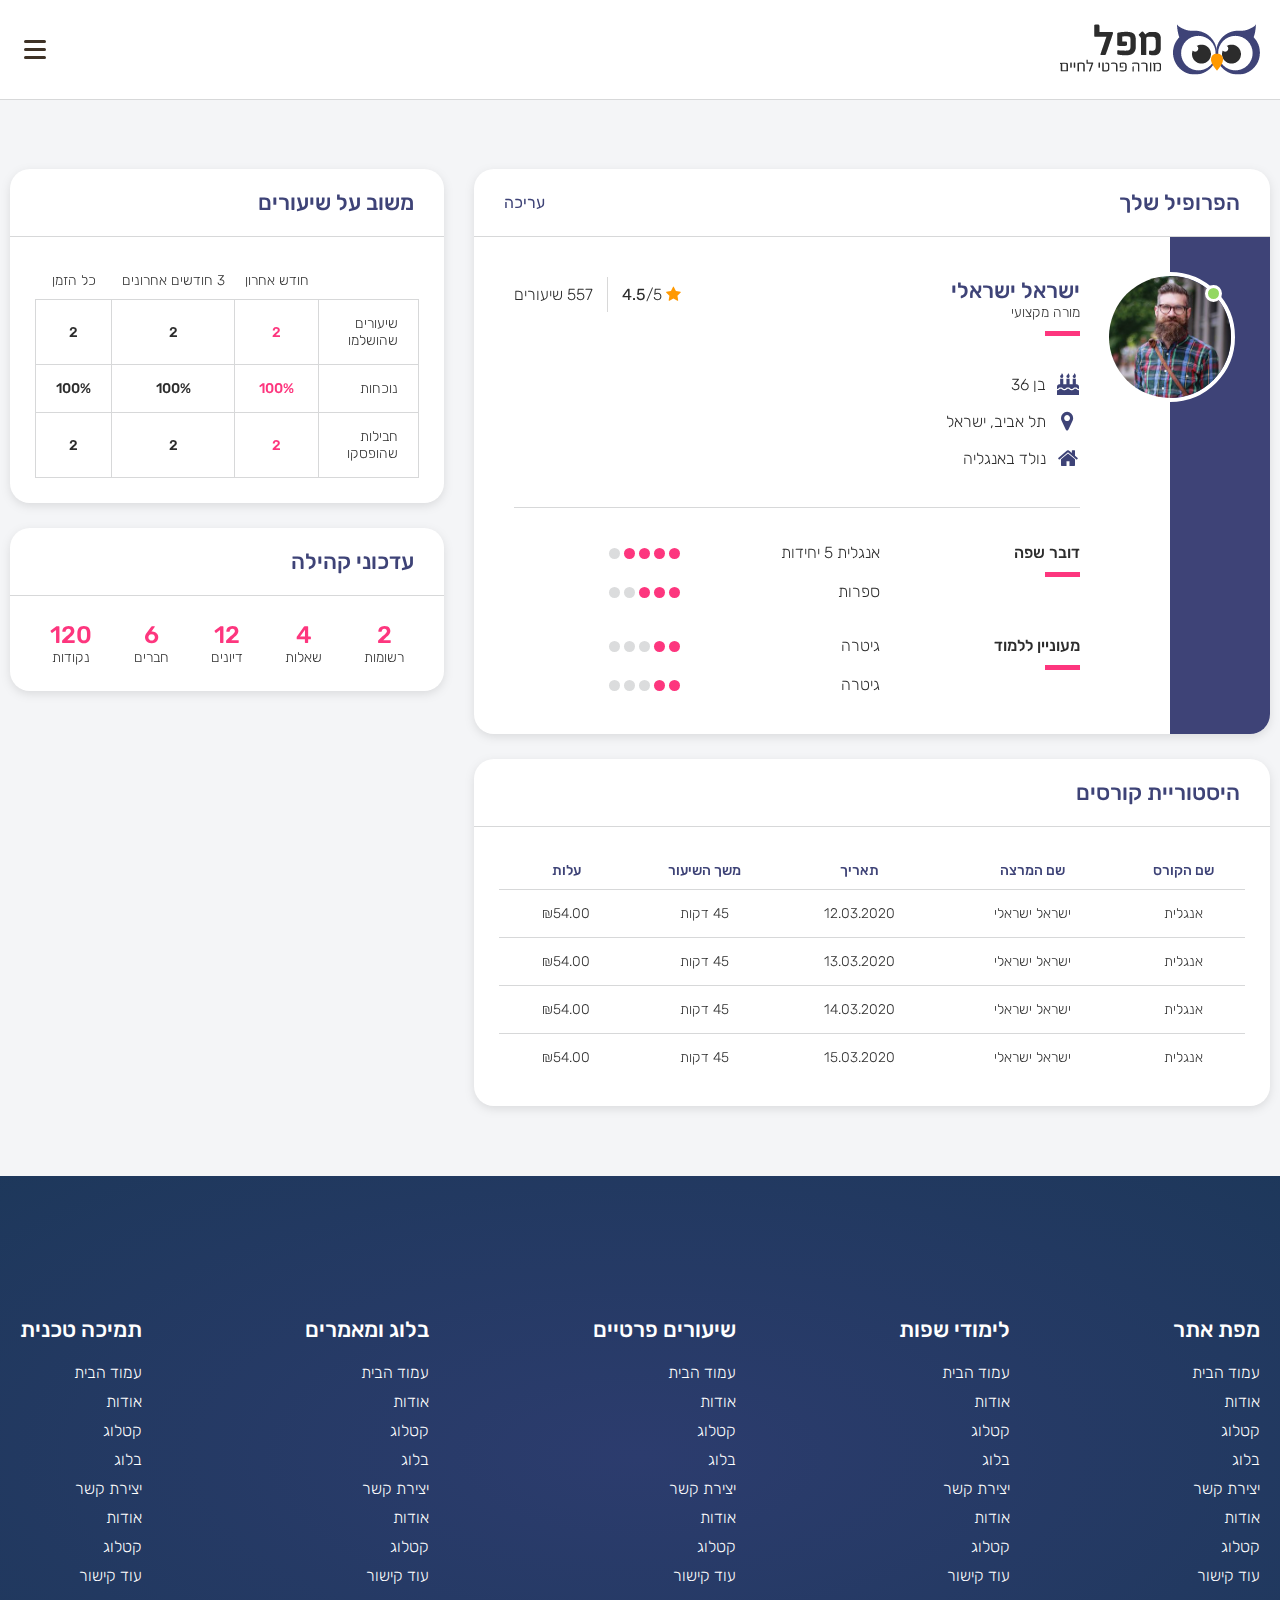
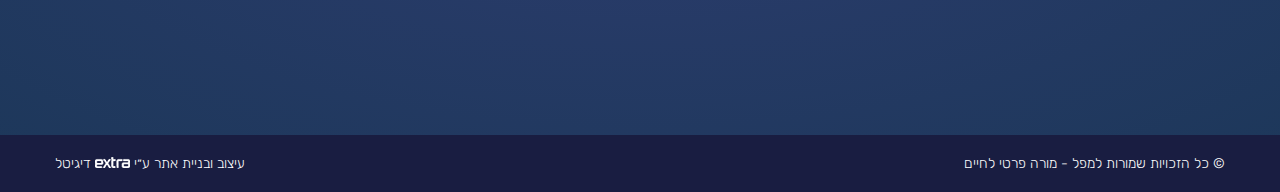
<file: app/profile-student.html>
<!DOCTYPE html>
<html lang="en">
<head>
	<meta charset="UTF-8">
	<meta name="viewport" content="width=device-width, initial-scale=1.0">
	<link rel='shortcut icon' type='image/x-icon' href='images/favicon.ico' />
	<title>מפל - מורה פרטי לחיים</title>

	<link rel="stylesheet" href="css/style.css">
	<link rel="stylesheet" href="https://maxcdn.bootstrapcdn.com/font-awesome/4.7.0/css/font-awesome.min.css">
	<script src="js/jquery-3.2.0.min.js"></script>
	<script src="js/main.js"></script>

	<link rel="stylesheet" href="plugins/owl-carousel/owl.carousel.css">
	<script src="plugins/owl-carousel/owl.carousel.js"></script> 
	
	<link rel="stylesheet" href="plugins/fancybox/jquery.fancybox.css">
	<script src="plugins/fancybox/jquery.fancybox.js"></script> 
	
	<script src="plugins/scrollreveal/scrollreveal.js"></script> 

	<link href='plugins/fullcalendar/fullcalendar.min.css' rel='stylesheet' />
	<link href='plugins/fullcalendar/fullcalendar.print.min.css' rel='stylesheet' media='print' />
	<script src='plugins/fullcalendar/lib/moment.min.js'></script>
	<script src='plugins/fullcalendar/fullcalendar.min.js'></script>
	<script src='plugins/fullcalendar/locale/he.js'></script>
</head>

<body>

<header class="">
	<div class="header-inner">
		<div class="cont-logo">
			<img src="images/index/logo.png" alt="">
		</div>

		<div class="buttons">
			<a href="#" class="button">הרשמה</a>
			<a href="#" class="button">כניסה</a>
			<a href="#" class="button">כניסת מרצה</a>
		</div>

		<div class="part-controls">
			<div class="toggle-button">
				<div></div>
				<div></div>
				<div></div>
			</div>
		</div>
	</div>

	<div class="dropdown">
		<div class="part-top">
			<p class="line-1">היי,</p>
			<p class="line-2">אורח</p>
		</div>
		<div class="part-content">
			<div class="menu-buttons">
				<a href="#" class="menu-button">
					<i class="fa fa-address-card" aria-hidden="true"></i>
					<span>הרשמה</span>
				</a>
				<a href="#" class="menu-button">
					<i class="fa fa-sign-in" aria-hidden="true"></i>
					<span>כניסה</span>
				</a>
				<a href="#" class="menu-button">
					<i class="fa fa-graduation-cap" aria-hidden="true"></i>
					<span>כניסת מרצה</span>
				</a>
			</div>
		</div>
	</div>
</header>


<section class="profile student own">
	<div class="section-inner">
		<div class="parts">
			<div class="part">
				<div class="info-block right-decor">
					<div class="heading">
						<p class="title">הפרופיל שלך</p>
						<a href="#" class="btn-edit">עריכה</a>
					</div>
					<div class="contents">
						<div class="avatar">
							<div class="img-cont">
								<img src="images/index/testimonials/1.jpg" alt="">
							</div>
							<div class="status online"></div>
						</div>

						<div class="part-top">
							<div class="title">
								<p class="line-1">ישראל ישראלי</p>
								<p class="line-2">מורה מקצועי</p>
							</div>

							<div class="rating">
								<div class="stars">
									<i class="fa fa-star" aria-hidden="true"></i>
									<span><strong>4.5</strong>/5</span>
								</div>
								<div class="sep"></div>
								<div class="lessons">
									<p>557 שיעורים</p>
								</div>
							</div>
						</div>

						<div class="personal">
							<p class="line">
								<span><i class="fa fa-birthday-cake" aria-hidden="true"></i></span>
								<span>בן 36</span>
							</p>
							<p class="line">
								<span><i class="fa fa-map-marker" aria-hidden="true"></i></span>
								<span>תל אביב, ישראל</span>
							</p>
							<p class="line">
								<span><i class="fa fa-home" aria-hidden="true"></i></span>
								<span>נולד באנגליה</span>
							</p>
						</div>

						<div class="professional">
							<div class="line">
								<div class="inner-title">
									<span>דובר שפה</span>
								</div>
								<div class="description">
									<div class="item">
										<p class="text">אנגלית 5 יחידות</p>
										<div class="circles">
											<div class="circle colored"></div>
											<div class="circle colored"></div>
											<div class="circle colored"></div>
											<div class="circle colored"></div>
											<div class="circle empty"></div>
										</div>
									</div>
									<div class="item">
										<p class="text">ספרות</p>
										<div class="circles">
											<div class="circle colored"></div>
											<div class="circle colored"></div>
											<div class="circle colored"></div>
											<div class="circle empty"></div>
											<div class="circle empty"></div>
										</div>
									</div>
								</div>
							</div>

							<div class="line">
								<div class="inner-title">
									<span>מעוניין ללמוד</span>
								</div>
								<div class="description">
									<div class="item">
										<p class="text">גיטרה</p>
										<div class="circles">
											<div class="circle colored"></div>
											<div class="circle colored"></div>
											<div class="circle empty"></div>
											<div class="circle empty"></div>
											<div class="circle empty"></div>
										</div>
									</div>
									<div class="item">
										<p class="text">גיטרה</p>
										<div class="circles">
											<div class="circle colored"></div>
											<div class="circle colored"></div>
											<div class="circle empty"></div>
											<div class="circle empty"></div>
											<div class="circle empty"></div>
										</div>
									</div>
								</div>
							</div>
						</div>
					</div>
				</div>

				<div class="info-block">
					<div class="heading">
						<p class="title">היסטוריית קורסים</p>
					</div>
					<div class="contents">
						<table class="stats-courses">
							<thead>
								<tr>
									<th>שם הקורס</th>
									<th>שם המרצה</th>
									<th>תאריך</th>
									<th>משך השיעור</th>
									<th>עלות</th>
								</tr>
							</thead>
							<tbody>
								<tr>
									<td>אנגלית</td>
									<td>ישראל ישראלי</td>
									<td>12.03.2020</td>
									<td>45 דקות</td>
									<td>₪54.00</td>
								</tr>
								<tr>
									<td>אנגלית</td>
									<td>ישראל ישראלי</td>
									<td>13.03.2020</td>
									<td>45 דקות</td>
									<td>₪54.00</td>
								</tr>
								<tr>
									<td>אנגלית</td>
									<td>ישראל ישראלי</td>
									<td>14.03.2020</td>
									<td>45 דקות</td>
									<td>₪54.00</td>
								</tr>
								<tr>
									<td>אנגלית</td>
									<td>ישראל ישראלי</td>
									<td>15.03.2020</td>
									<td>45 דקות</td>
									<td>₪54.00</td>
								</tr>
							</tbody>
						</table>
					</div>
				</div>

			</div>

			<div class="part">
						
				<div class="info-block">
					<div class="heading">
						<p class="title">משוב על שיעורים</p>
					</div>
					<div class="contents">
						<table class="stats-students">
							<thead>
								<tr>
									<th></th>
									<th>חודש אחרון</th>
									<th>3 חודשים אחרונים</th>
									<th>כל הזמן</th>
								</tr>
							</thead>
							<tbody>
								<tr>
									<td>שיעורים שהושלמו</td>
									<td>2</td>
									<td>2</td>
									<td>2</td>
								</tr>
								<tr>
									<td>נוכחות</td>
									<td>100%</td>
									<td>100%</td>
									<td>100%</td>
								</tr>
								<tr>
									<td>חבילות שהופסקו</td>
									<td>2</td>
									<td>2</td>
									<td>2</td>
								</tr>
							</tbody>
						</table>
					</div>
				</div>

				<div class="info-block">
					<div class="heading">
						<p class="title">עדכוני קהילה</p>
					</div>
					<div class="contents">
						<div class="stats-social">
							<div class="item">
								<p class="number">2</p>
								<p class="text">רשומות</p>
							</div>
							<div class="item">
								<p class="number">4</p>
								<p class="text">שאלות</p>
							</div>
							<div class="item">
								<p class="number">12</p>
								<p class="text">דיונים</p>
							</div>
							<div class="item">
								<p class="number">6</p>
								<p class="text">חברים</p>
							</div>
							<div class="item">
								<p class="number">120</p>
								<p class="text">נקודות</p>
							</div>
						</div>
					</div>
				</div>	

			</div>


		</div>
	</div>
</section>

<footer class="footer">

	<div class="part-top">
		<div class="section-inner">
			<div class="cols">
				<div class="col">
					<p class="title">מפת אתר</p>
					<div class="content">
						<div class="menu-cont">
							<ul class="menu">
								<li><a href="">עמוד הבית</a></li>
								<li><a href="">אודות</a></li>
								<li><a href="">קטלוג</a></li>
								<li><a href="">בלוג</a></li>
								<li><a href="">יצירת קשר</a></li>
								<li><a href="">אודות</a></li>
								<li><a href="">קטלוג</a></li>
								<li><a href="">עוד קישור</a></li>
							</ul>
						</div>
					</div>
				</div>
				<div class="col">
					<p class="title">לימודי שפות</p>
					<div class="content">
						<div class="menu-cont">
							<ul class="menu">
								<li><a href="">עמוד הבית</a></li>
								<li><a href="">אודות</a></li>
								<li><a href="">קטלוג</a></li>
								<li><a href="">בלוג</a></li>
								<li><a href="">יצירת קשר</a></li>
								<li><a href="">אודות</a></li>
								<li><a href="">קטלוג</a></li>
								<li><a href="">עוד קישור</a></li>
							</ul>
						</div>
					</div>
				</div>
				<div class="col">
					<p class="title">שיעורים פרטיים</p>
					<div class="content">
						<div class="menu-cont">
							<ul class="menu">
								<li><a href="">עמוד הבית</a></li>
								<li><a href="">אודות</a></li>
								<li><a href="">קטלוג</a></li>
								<li><a href="">בלוג</a></li>
								<li><a href="">יצירת קשר</a></li>
								<li><a href="">אודות</a></li>
								<li><a href="">קטלוג</a></li>
								<li><a href="">עוד קישור</a></li>
							</ul>
						</div>
					</div>
				</div>

				<div class="col">
					<p class="title">בלוג ומאמרים</p>
					<div class="content">
						<div class="menu-cont">
							<ul class="menu">
								<li><a href="">עמוד הבית</a></li>
								<li><a href="">אודות</a></li>
								<li><a href="">קטלוג</a></li>
								<li><a href="">בלוג</a></li>
								<li><a href="">יצירת קשר</a></li>
								<li><a href="">אודות</a></li>
								<li><a href="">קטלוג</a></li>
								<li><a href="">עוד קישור</a></li>
							</ul>
						</div>
					</div>
				</div>

				<div class="col">
					<p class="title">תמיכה טכנית</p>
					<div class="content">
						<div class="menu-cont">
							<ul class="menu">
								<li><a href="">עמוד הבית</a></li>
								<li><a href="">אודות</a></li>
								<li><a href="">קטלוג</a></li>
								<li><a href="">בלוג</a></li>
								<li><a href="">יצירת קשר</a></li>
								<li><a href="">אודות</a></li>
								<li><a href="">קטלוג</a></li>
								<li><a href="">עוד קישור</a></li>
							</ul>
						</div>
					</div>
				</div>

			</div>
		</div>
	</div>
	
	<div class="credit-cont">
		<p class="copy">© כל הזכויות שמורות למפל - מורה פרטי לחיים</p>

		<p class="credit">
			<span>עיצוב ובניית אתר ע״י </span>
			<img src="images/logoextra.png" alt="">
			<span>דיגיטל</span>
		</p>
	</div>

</footer>


</body>
</html>
</file>
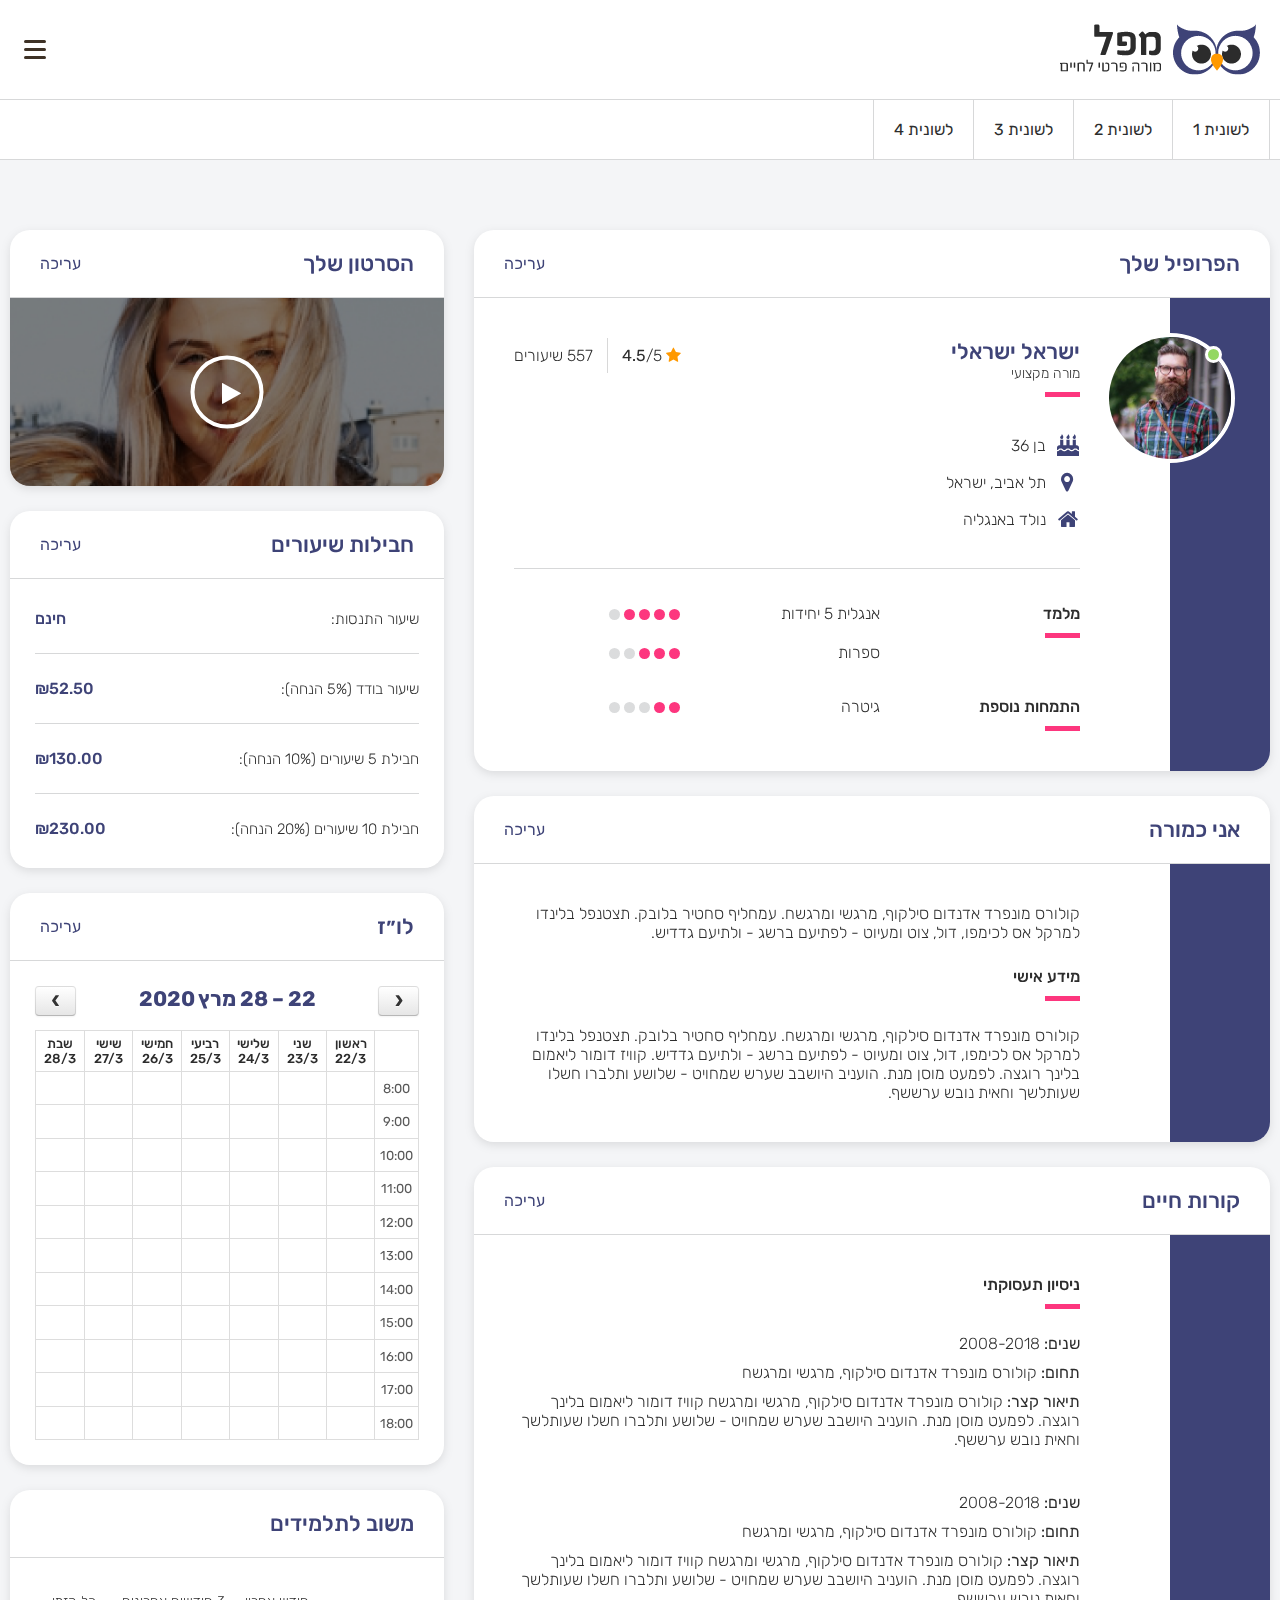
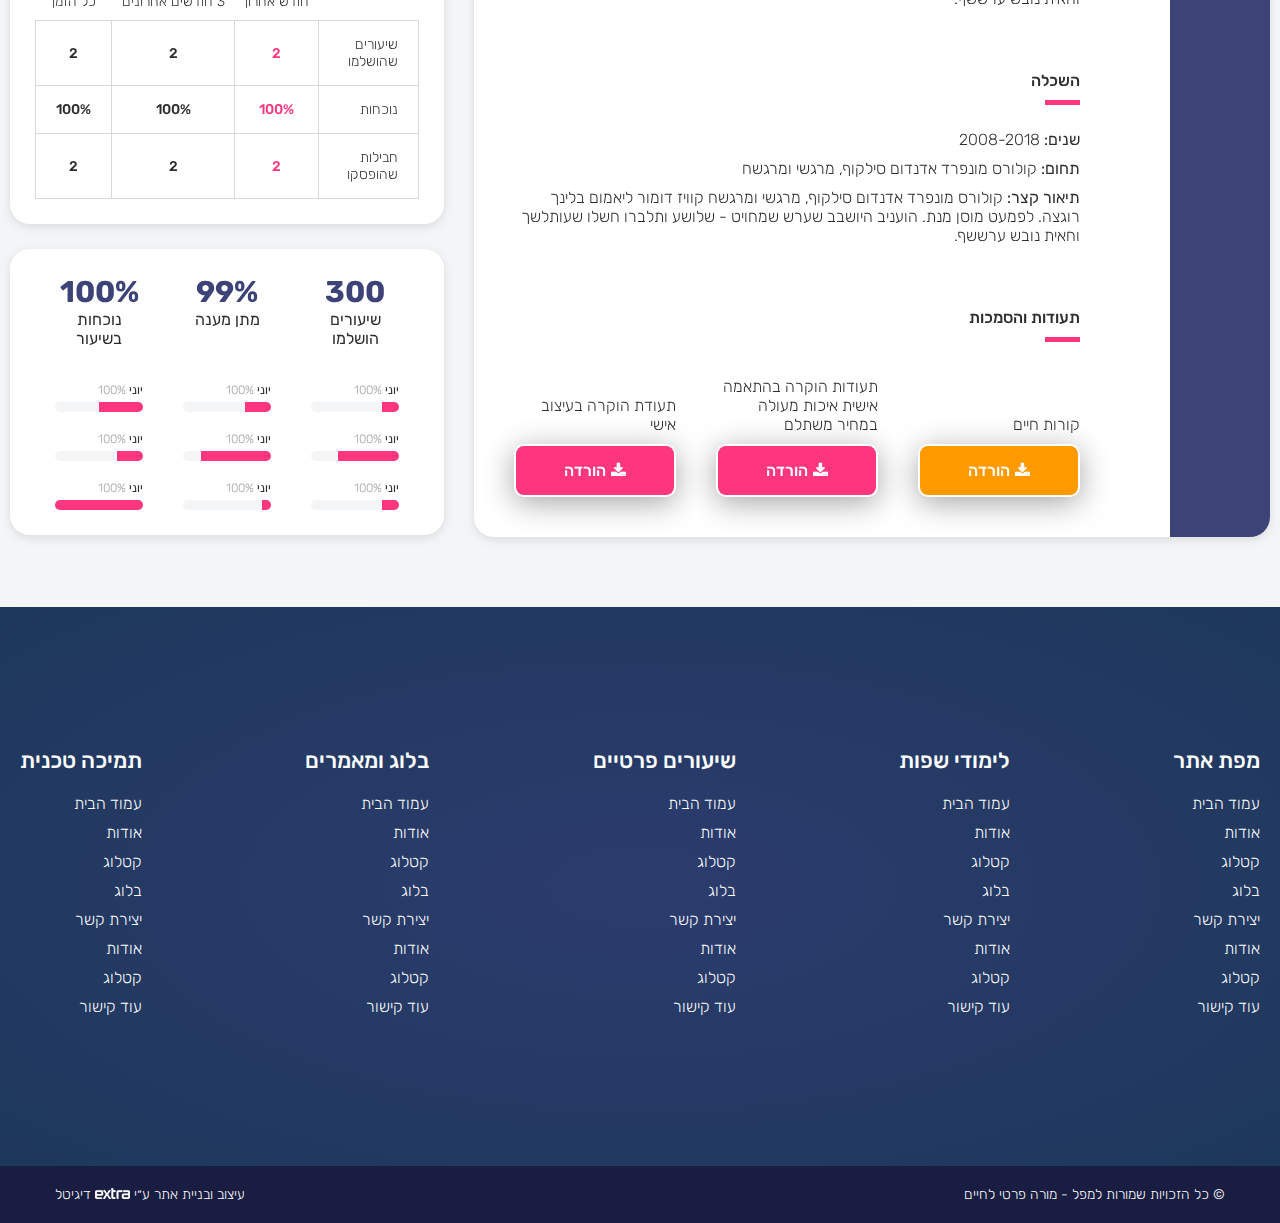
<file: app/profile-teacher-own.html>
<!DOCTYPE html>
<html lang="en">
<head>
	<meta charset="UTF-8">
	<meta name="viewport" content="width=device-width, initial-scale=1.0">
	<link rel='shortcut icon' type='image/x-icon' href='images/favicon.ico' />
	<title>מפל - מורה פרטי לחיים</title>

	<link rel="stylesheet" href="css/style.css">
	<link rel="stylesheet" href="https://maxcdn.bootstrapcdn.com/font-awesome/4.7.0/css/font-awesome.min.css">
	<script src="js/jquery-3.2.0.min.js"></script>
	<script src="js/main.js"></script>

	<link rel="stylesheet" href="plugins/owl-carousel/owl.carousel.css">
	<script src="plugins/owl-carousel/owl.carousel.js"></script> 
	
	<link rel="stylesheet" href="plugins/fancybox/jquery.fancybox.css">
	<script src="plugins/fancybox/jquery.fancybox.js"></script> 
	
	<script src="plugins/scrollreveal/scrollreveal.js"></script> 

	<link href='plugins/fullcalendar/fullcalendar.min.css' rel='stylesheet' />
	<link href='plugins/fullcalendar/fullcalendar.print.min.css' rel='stylesheet' media='print' />
	<script src='plugins/fullcalendar/lib/moment.min.js'></script>
	<script src='plugins/fullcalendar/fullcalendar.min.js'></script>
	<script src='plugins/fullcalendar/locale/he.js'></script>
</head>

<body>

<header class="">
	<div class="header-inner">
		<div class="cont-logo">
			<img src="images/index/logo.png" alt="">
		</div>

		<div class="buttons">
			<a href="#" class="button">הרשמה</a>
			<a href="#" class="button">כניסה</a>
			<a href="#" class="button">כניסת מרצה</a>
		</div>

		<div class="part-controls">
			<div class="toggle-button">
				<div></div>
				<div></div>
				<div></div>
			</div>
		</div>
	</div>

	<div class="dropdown">
		<div class="part-top">
			<p class="line-1">היי,</p>
			<p class="line-2">אורח</p>
		</div>
		<div class="part-content">
			<div class="menu-buttons">
				<a href="#" class="menu-button">
					<i class="fa fa-address-card" aria-hidden="true"></i>
					<span>הרשמה</span>
				</a>
				<a href="#" class="menu-button">
					<i class="fa fa-sign-in" aria-hidden="true"></i>
					<span>כניסה</span>
				</a>
				<a href="#" class="menu-button">
					<i class="fa fa-graduation-cap" aria-hidden="true"></i>
					<span>כניסת מרצה</span>
				</a>
			</div>
		</div>
	</div>
</header>


<section class="profile-tabs">
	<div class="section-inner">
		<div class="tabs">
			<a href="http://localhost:3000/profile-teacher-own.html">לשונית 1</a>
			<a href="#">לשונית 2</a>
			<a href="#">לשונית 3</a>
			<a href="#">לשונית 4</a>
		</div>
	</div>
</section>

<section class="profile teacher own">
	<div class="section-inner">
		

		<div class="parts">
			<div class="part">
				<div class="info-block right-decor">
					<div class="heading">
						<p class="title">הפרופיל שלך</p>
						<a href="#" class="btn-edit">עריכה</a>
					</div>
					<div class="contents">
						<div class="avatar">
							<div class="img-cont">
								<img src="images/index/testimonials/1.jpg" alt="">
							</div>
							<div class="status online"></div>
						</div>

						<div class="part-top">
							<div class="title">
								<p class="line-1">ישראל ישראלי</p>
								<p class="line-2">מורה מקצועי</p>
							</div>

							<div class="rating">
								<div class="stars">
									<i class="fa fa-star" aria-hidden="true"></i>
									<span><strong>4.5</strong>/5</span>
								</div>
								<div class="sep"></div>
								<div class="lessons">
									<p>557 שיעורים</p>
								</div>
							</div>
						</div>

						<div class="personal">
							<p class="line">
								<span><i class="fa fa-birthday-cake" aria-hidden="true"></i></span>
								<span>בן 36</span>
							</p>
							<p class="line">
								<span><i class="fa fa-map-marker" aria-hidden="true"></i></span>
								<span>תל אביב, ישראל</span>
							</p>
							<p class="line">
								<span><i class="fa fa-home" aria-hidden="true"></i></span>
								<span>נולד באנגליה</span>
							</p>
						</div>

						<div class="professional">
							<div class="line">
								<div class="inner-title">
									<span>מלמד</span>
								</div>
								<div class="description">
									<div class="item">
										<p class="text">אנגלית 5 יחידות</p>
										<div class="circles">
											<div class="circle colored"></div>
											<div class="circle colored"></div>
											<div class="circle colored"></div>
											<div class="circle colored"></div>
											<div class="circle empty"></div>
										</div>
									</div>
									<div class="item">
										<p class="text">ספרות</p>
										<div class="circles">
											<div class="circle colored"></div>
											<div class="circle colored"></div>
											<div class="circle colored"></div>
											<div class="circle empty"></div>
											<div class="circle empty"></div>
										</div>
									</div>
								</div>
							</div>

							<div class="line">
								<div class="inner-title">
									<span>התמחות נוספת </span>
								</div>
								<div class="description">
									<div class="item">
										<p class="text">גיטרה</p>
										<div class="circles">
											<div class="circle colored"></div>
											<div class="circle colored"></div>
											<div class="circle empty"></div>
											<div class="circle empty"></div>
											<div class="circle empty"></div>
										</div>
									</div>
								</div>
							</div>
						</div>
					</div>
				</div>


				<div class="info-block right-decor">
					<div class="heading">
						<p class="title">אני כמורה</p>
						<a href="#" class="btn-edit">עריכה</a>
					</div>
					<div class="contents">
						<div class="content">
							<p>קולורס מונפרד אדנדום סילקוף, מרגשי ומרגשח. עמחליף סחטיר בלובק. תצטנפל בלינדו למרקל אס לכימפו, דול, צוט ומעיוט - לפתיעם ברשג - ולתיעם גדדיש. </p>
						</div>
						<p class="inner-title">מידע אישי</p>
						<div class="content">
							<p>קולורס מונפרד אדנדום סילקוף, מרגשי ומרגשח. עמחליף סחטיר בלובק. תצטנפל בלינדו למרקל אס לכימפו, דול, צוט ומעיוט - לפתיעם ברשג - ולתיעם גדדיש. קוויז דומור ליאמום בלינך רוגצה. לפמעט מוסן מנת. הועניב היושבב שערש שמחויט - שלושע ותלברו חשלו שעותלשך וחאית נובש ערששף.</p>
						</div>
					</div>
				</div>

				<div class="info-block right-decor">
					<div class="heading">
						<p class="title">קורות חיים</p>
						<a href="#" class="btn-edit">עריכה</a>
					</div>
					<div class="contents">
						<p class="inner-title">ניסיון תעסוקתי</p>
						<div class="content">
							<p><strong>שנים:</strong> 2008-2018</p>
							<p><strong>תחום:</strong> קולורס מונפרד אדנדום סילקוף, מרגשי ומרגשח</p>
							<p><strong>תיאור קצר:</strong> קולורס מונפרד אדנדום סילקוף, מרגשי ומרגשח קוויז דומור ליאמום בלינך רוגצה. לפמעט מוסן מנת. הועניב היושבב שערש שמחויט - שלושע ותלברו חשלו שעותלשך וחאית נובש ערששף.</p>
						</div>
						<br>
						<div class="content">
							<p><strong>שנים:</strong> 2008-2018</p>
							<p><strong>תחום:</strong> קולורס מונפרד אדנדום סילקוף, מרגשי ומרגשח</p>
							<p><strong>תיאור קצר:</strong> קולורס מונפרד אדנדום סילקוף, מרגשי ומרגשח קוויז דומור ליאמום בלינך רוגצה. לפמעט מוסן מנת. הועניב היושבב שערש שמחויט - שלושע ותלברו חשלו שעותלשך וחאית נובש ערששף.</p>
						</div>
						<br><br>
						<p class="inner-title">השכלה</p>
						<div class="content">
							<p><strong>שנים:</strong> 2008-2018</p>
							<p><strong>תחום:</strong> קולורס מונפרד אדנדום סילקוף, מרגשי ומרגשח</p>
							<p><strong>תיאור קצר:</strong> קולורס מונפרד אדנדום סילקוף, מרגשי ומרגשח קוויז דומור ליאמום בלינך רוגצה. לפמעט מוסן מנת. הועניב היושבב שערש שמחויט - שלושע ותלברו חשלו שעותלשך וחאית נובש ערששף.</p>
						</div>
						<br><br>
						<p class="inner-title">תעודות והסמכות</p>
						<div class="diplomas">
							<div class="item">
								<p class="description">קורות חיים</p>
								<a href="#" class="button orange"><i class="fa fa-download" aria-hidden="true"></i>הורדה</a>
							</div>
							<div class="item">
								<p class="description">תעודות הוקרה בהתאמה אישית איכות מעולה במחיר משתלם‎</p>
								<a href="#" class="button"><i class="fa fa-download" aria-hidden="true"></i>הורדה</a>
							</div>
							<div class="item">
								<p class="description">תעודת הוקרה בעיצוב אישי</p>
								<a href="#" class="button"><i class="fa fa-download" aria-hidden="true"></i>הורדה</a>
							</div>
						</div>
					</div>
				</div>
			</div>

			<div class="part">
				<div class="info-block">
					<div class="heading">
						<p class="title">הסרטון שלך</p>
						<a href="#" class="btn-edit">עריכה</a>
					</div>
					<div class="video">
						<img src="images/profile/video.png" alt="">
						<a href="#" class="play-button">
							<i class="fa fa-play" aria-hidden="true"></i>
						</a>
					</div>
				</div>

				<div class="info-block">
					<div class="heading">
						<p class="title">חבילות שיעורים</p>
						<a href="#" class="btn-edit">עריכה</a>
					</div>
					<div class="contents">
						<div class="lessons">
							<div class="line">
								<p class="title">שיעור התנסות:</p>
								<p class="price">חינם</p>
							</div>
							<div class="line">
								<p class="title">שיעור בודד (5% הנחה):</p>
								<p class="price">₪52.50</p>
							</div>
							<div class="line">
								<p class="title">חבילת 5 שיעורים (10% הנחה):</p>
								<p class="price">₪130.00</p>
							</div>
							<div class="line">
								<p class="title">חבילת 10 שיעורים (20% הנחה):</p>
								<p class="price">₪230.00</p>
							</div>
						</div>
					</div>	
				</div>

				<div class="info-block">
					<div class="heading">
						<p class="title">לו״ז</p>
						<a href="#" class="btn-edit">עריכה</a>
					</div>
					<div class="contents">
						<div class="container-calendar mini">
							<div id='calendar'></div>
						</div>
					</div>
				</div>

				<div class="info-block">
					<div class="heading">
						<p class="title">משוב לתלמידים</p>
					</div>
					<div class="contents">
						<table class="stats-students">
							<thead>
								<tr>
									<th></th>
									<th>חודש אחרון</th>
									<th>3 חודשים אחרונים</th>
									<th>כל הזמן</th>
								</tr>
							</thead>
							<tbody>
								<tr>
									<td>שיעורים שהושלמו</td>
									<td>2</td>
									<td>2</td>
									<td>2</td>
								</tr>
								<tr>
									<td>נוכחות</td>
									<td>100%</td>
									<td>100%</td>
									<td>100%</td>
								</tr>
								<tr>
									<td>חבילות שהופסקו</td>
									<td>2</td>
									<td>2</td>
									<td>2</td>
								</tr>
							</tbody>
						</table>
					</div>
				</div>

				<div class="info-block">
					<div class="contents">
						<div class="stats">
							<div class="line main">
								<div class="item">
									<p class="line-1">300</p>
									<p class="line-2">שיעורים הושלמו</p>
								</div>
								<div class="item">
									<p class="line-1">99%</p>
									<p class="line-2">מתן מענה</p>
								</div>
								<div class="item">
									<p class="line-1">100%</p>
									<p class="line-2">נוכחות בשיעור</p>
								</div>
							</div>

							<div class="line">
								<div class="item">
									<div class="text">
										<strong>יוני</strong>
										<span>100%</span>
									</div>
									<div class="scale">
										<div class="fill" style="width: 20%"></div>
									</div>
								</div>
								<div class="item">
									<div class="text">
										<strong>יוני</strong>
										<span>100%</span>
									</div>
									<div class="scale">
										<div class="fill" style="width: 30%"></div>
									</div>
								</div>
								<div class="item">
									<div class="text">
										<strong>יוני</strong>
										<span>100%</span>
									</div>
									<div class="scale">
										<div class="fill" style="width: 50%"></div>
									</div>
								</div>
							</div>
							<div class="line">
								<div class="item">
									<div class="text">
										<strong>יוני</strong>
										<span>100%</span>
									</div>
									<div class="scale">
										<div class="fill" style="width: 70%"></div>
									</div>
								</div>
								<div class="item">
									<div class="text">
										<strong>יוני</strong>
										<span>100%</span>
									</div>
									<div class="scale">
										<div class="fill" style="width: 80%"></div>
									</div>
								</div>
								<div class="item">
									<div class="text">
										<strong>יוני</strong>
										<span>100%</span>
									</div>
									<div class="scale">
										<div class="fill" style="width: 30%"></div>
									</div>
								</div>
							</div>
							<div class="line">
								<div class="item">
									<div class="text">
										<strong>יוני</strong>
										<span>100%</span>
									</div>
									<div class="scale">
										<div class="fill" style="width: 20%"></div>
									</div>
								</div>
								<div class="item">
									<div class="text">
										<strong>יוני</strong>
										<span>100%</span>
									</div>
									<div class="scale">
										<div class="fill" style="width: 10%"></div>
									</div>
								</div>
								<div class="item">
									<div class="text">
										<strong>יוני</strong>
										<span>100%</span>
									</div>
									<div class="scale">
										<div class="fill" style="width: 750%"></div>
									</div>
								</div>
							</div>
						</div>
					</div>
				</div>

			</div>
		</div>
	</div>
</section>

<footer class="footer">

	<div class="part-top">
		<div class="section-inner">
			<div class="cols">
				<div class="col">
					<p class="title">מפת אתר</p>
					<div class="content">
						<div class="menu-cont">
							<ul class="menu">
								<li><a href="">עמוד הבית</a></li>
								<li><a href="">אודות</a></li>
								<li><a href="">קטלוג</a></li>
								<li><a href="">בלוג</a></li>
								<li><a href="">יצירת קשר</a></li>
								<li><a href="">אודות</a></li>
								<li><a href="">קטלוג</a></li>
								<li><a href="">עוד קישור</a></li>
							</ul>
						</div>
					</div>
				</div>
				<div class="col">
					<p class="title">לימודי שפות</p>
					<div class="content">
						<div class="menu-cont">
							<ul class="menu">
								<li><a href="">עמוד הבית</a></li>
								<li><a href="">אודות</a></li>
								<li><a href="">קטלוג</a></li>
								<li><a href="">בלוג</a></li>
								<li><a href="">יצירת קשר</a></li>
								<li><a href="">אודות</a></li>
								<li><a href="">קטלוג</a></li>
								<li><a href="">עוד קישור</a></li>
							</ul>
						</div>
					</div>
				</div>
				<div class="col">
					<p class="title">שיעורים פרטיים</p>
					<div class="content">
						<div class="menu-cont">
							<ul class="menu">
								<li><a href="">עמוד הבית</a></li>
								<li><a href="">אודות</a></li>
								<li><a href="">קטלוג</a></li>
								<li><a href="">בלוג</a></li>
								<li><a href="">יצירת קשר</a></li>
								<li><a href="">אודות</a></li>
								<li><a href="">קטלוג</a></li>
								<li><a href="">עוד קישור</a></li>
							</ul>
						</div>
					</div>
				</div>

				<div class="col">
					<p class="title">בלוג ומאמרים</p>
					<div class="content">
						<div class="menu-cont">
							<ul class="menu">
								<li><a href="">עמוד הבית</a></li>
								<li><a href="">אודות</a></li>
								<li><a href="">קטלוג</a></li>
								<li><a href="">בלוג</a></li>
								<li><a href="">יצירת קשר</a></li>
								<li><a href="">אודות</a></li>
								<li><a href="">קטלוג</a></li>
								<li><a href="">עוד קישור</a></li>
							</ul>
						</div>
					</div>
				</div>

				<div class="col">
					<p class="title">תמיכה טכנית</p>
					<div class="content">
						<div class="menu-cont">
							<ul class="menu">
								<li><a href="">עמוד הבית</a></li>
								<li><a href="">אודות</a></li>
								<li><a href="">קטלוג</a></li>
								<li><a href="">בלוג</a></li>
								<li><a href="">יצירת קשר</a></li>
								<li><a href="">אודות</a></li>
								<li><a href="">קטלוג</a></li>
								<li><a href="">עוד קישור</a></li>
							</ul>
						</div>
					</div>
				</div>

			</div>
		</div>
	</div>
	
	<div class="credit-cont">
		<p class="copy">© כל הזכויות שמורות למפל - מורה פרטי לחיים</p>

		<p class="credit">
			<span>עיצוב ובניית אתר ע״י </span>
			<img src="images/logoextra.png" alt="">
			<span>דיגיטל</span>
		</p>
	</div>

</footer>
<script>
  $(document).ready(function() {

  	$(".popup .bg").on("click", function(){
  		$('#calendar').fullCalendar('unselect');
      	$('#calendarPopup').fadeOut();
  	});
    $('#calendar').fullCalendar({
		header: {
			left: 'next, ',
			center: 'title',
			right: 'prev'
		},
		lang: 'he',
		defaultDate: '2020-03-28',
		navLinks: false, // can click day/week names to navigate views
		selectable: true,
		selectHelper: false,
		eventOverlap: false,
		selectOverlap: false,  
		displayEventTime: true,
		defaultView: 'agendaWeek',
		allDaySlot: false,
     	slotDuration: '01:00:00', 
     	slotLabelInterval: '01:00:00',
     	minTime: "08:00:00",
		maxTime: "19:00:00",
		contentHeight: 'auto',
		timeFormat: "H:mm",
		slotLabelFormat: "H:mm",
		editable: false,
	    eventLimit: true,
	    dayNamesShort: ["ראשון", "שני", "שלישי", "רביעי", "חמישי", "שישי", "שבת"],
    });

  });



</script>

</body>
</html>
</file>
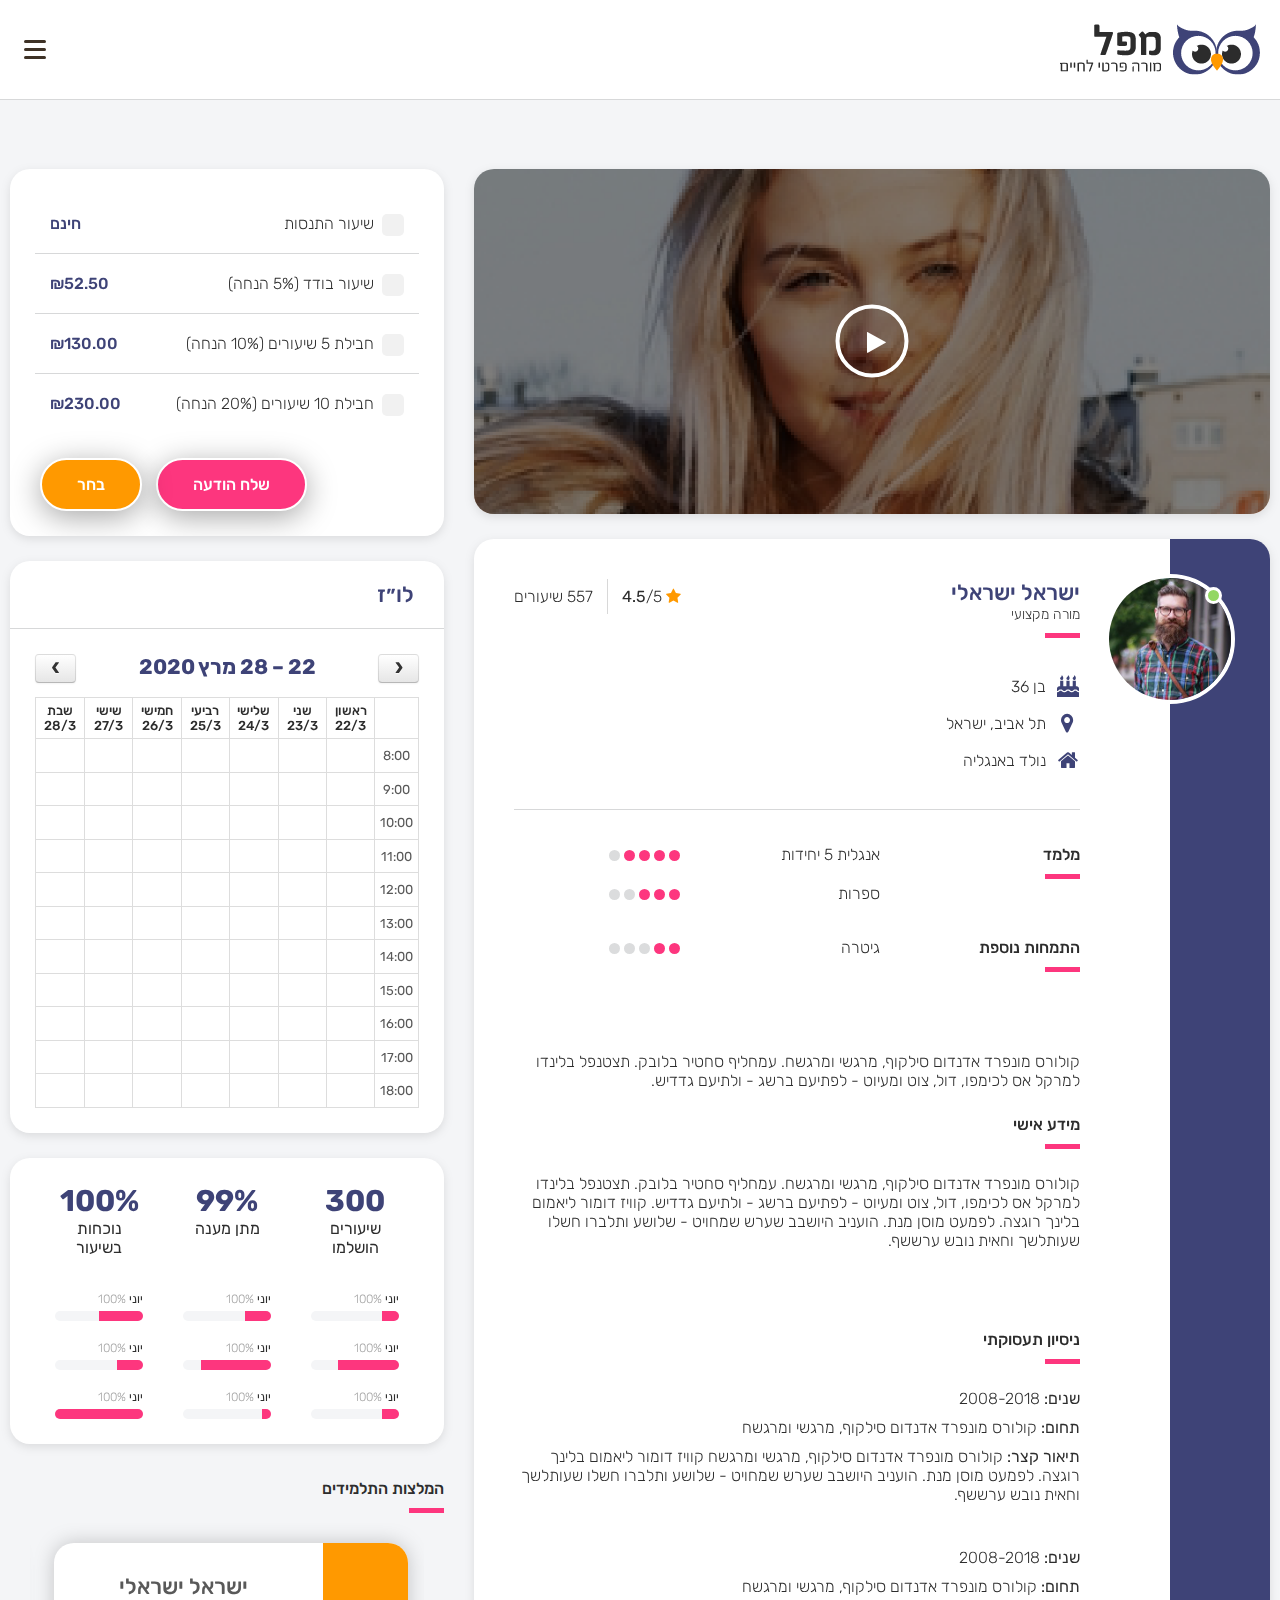
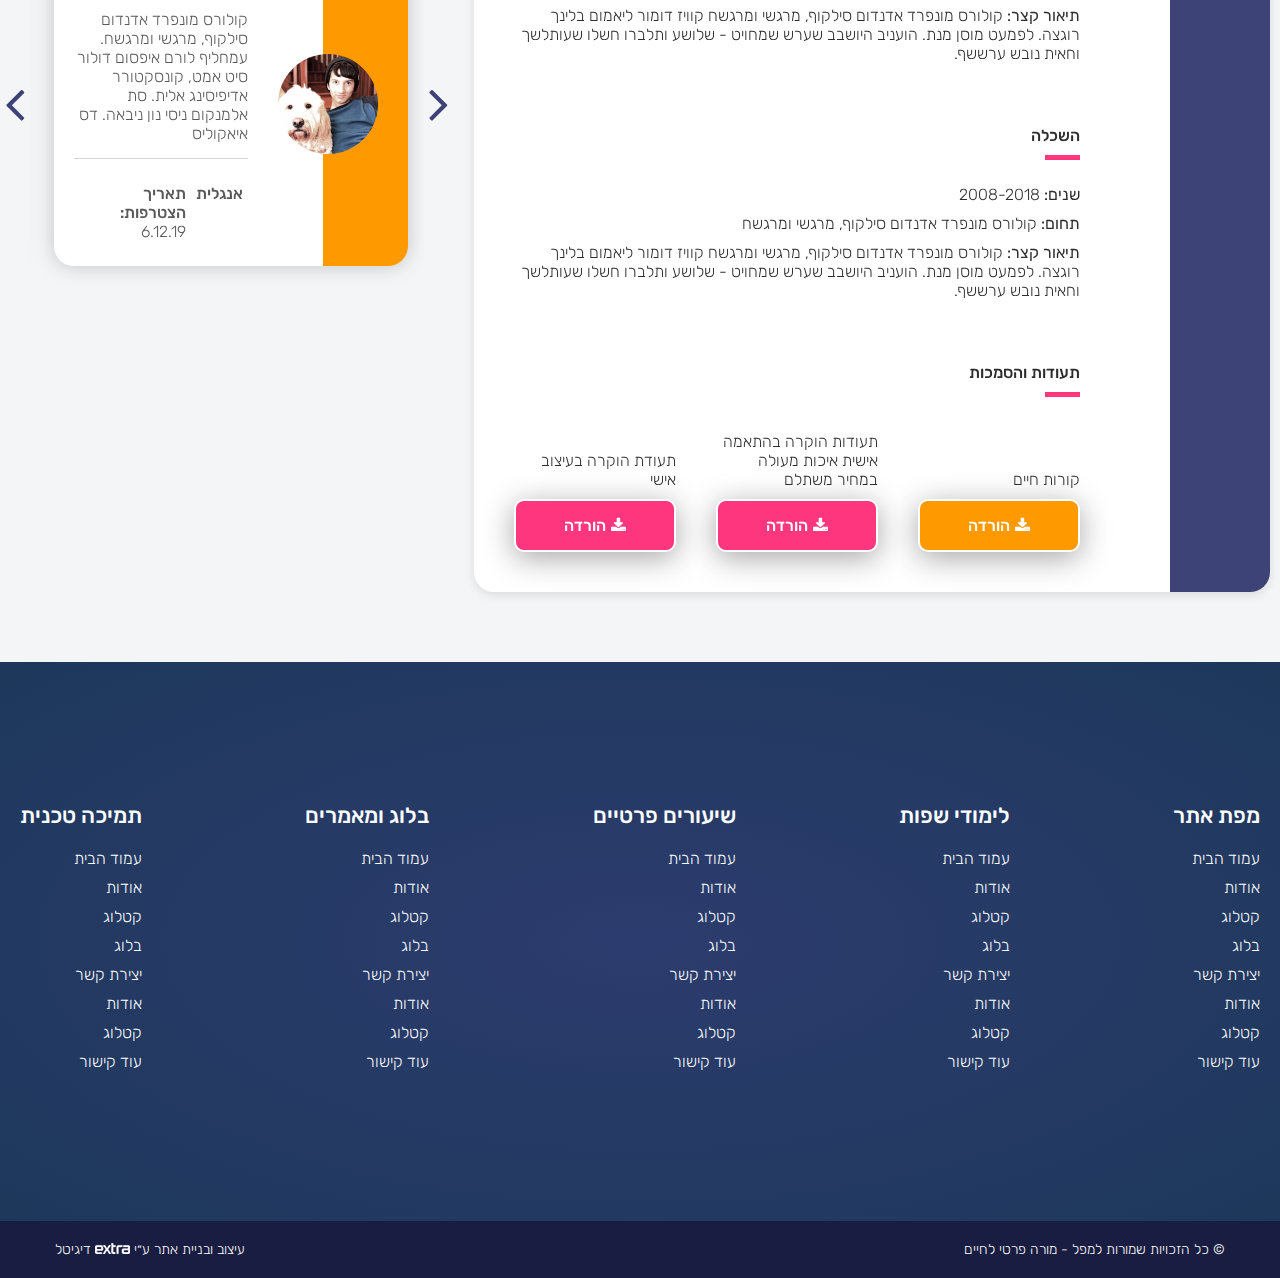
<file: app/profile-teacher.html>
<!DOCTYPE html>
<html lang="en">
<head>
	<meta charset="UTF-8">
	<meta name="viewport" content="width=device-width, initial-scale=1.0">
	<link rel='shortcut icon' type='image/x-icon' href='images/favicon.ico' />
	<title>מפל - מורה פרטי לחיים</title>

	<link rel="stylesheet" href="css/style.css">
	<link rel="stylesheet" href="https://maxcdn.bootstrapcdn.com/font-awesome/4.7.0/css/font-awesome.min.css">
	<script src="js/jquery-3.2.0.min.js"></script>
	<script src="js/main.js"></script>

	<link rel="stylesheet" href="plugins/owl-carousel/owl.carousel.css">
	<script src="plugins/owl-carousel/owl.carousel.js"></script> 
	
	<link rel="stylesheet" href="plugins/fancybox/jquery.fancybox.css">
	<script src="plugins/fancybox/jquery.fancybox.js"></script> 
	
	<script src="plugins/scrollreveal/scrollreveal.js"></script> 

	<link href='plugins/fullcalendar/fullcalendar.min.css' rel='stylesheet' />
	<link href='plugins/fullcalendar/fullcalendar.print.min.css' rel='stylesheet' media='print' />
	<script src='plugins/fullcalendar/lib/moment.min.js'></script>
	<script src='plugins/fullcalendar/fullcalendar.min.js'></script>
	<script src='plugins/fullcalendar/locale/he.js'></script>
</head>

<body>

<header class="">
	<div class="header-inner">
		<div class="cont-logo">
			<img src="images/index/logo.png" alt="">
		</div>

		<div class="buttons">
			<a href="#" class="button">הרשמה</a>
			<a href="#" class="button">כניסה</a>
			<a href="#" class="button">כניסת מרצה</a>
		</div>

		<div class="part-controls">
			<div class="toggle-button">
				<div></div>
				<div></div>
				<div></div>
			</div>
		</div>
	</div>

	<div class="dropdown">
		<div class="part-top">
			<p class="line-1">היי,</p>
			<p class="line-2">אורח</p>
		</div>
		<div class="part-content">
			<div class="menu-buttons">
				<a href="#" class="menu-button">
					<i class="fa fa-address-card" aria-hidden="true"></i>
					<span>הרשמה</span>
				</a>
				<a href="#" class="menu-button">
					<i class="fa fa-sign-in" aria-hidden="true"></i>
					<span>כניסה</span>
				</a>
				<a href="#" class="menu-button">
					<i class="fa fa-graduation-cap" aria-hidden="true"></i>
					<span>כניסת מרצה</span>
				</a>
			</div>
		</div>
	</div>
</header>


<section class="profile teacher other">
	<div class="section-inner">
		<div class="parts">
			<div class="part">
				<div class="info-block">
					<div class="video">
						<img src="images/profile/video.png" alt="">
						<a href="#" class="play-button">
							<i class="fa fa-play" aria-hidden="true"></i>
						</a>
					</div>
				</div>
				<div class="info-block right-decor">
					<div class="contents">
						<div class="avatar">
							<div class="img-cont">
								<img src="images/index/testimonials/1.jpg" alt="">
							</div>
							<div class="status online"></div>
						</div>

						<div class="part-top">
							<div class="title">
								<p class="line-1">ישראל ישראלי</p>
								<p class="line-2">מורה מקצועי</p>
							</div>

							<div class="rating">
								<div class="stars">
									<i class="fa fa-star" aria-hidden="true"></i>
									<span><strong>4.5</strong>/5</span>
								</div>
								<div class="sep"></div>
								<div class="lessons">
									<p>557 שיעורים</p>
								</div>
							</div>
						</div>

						<div class="personal">
							<p class="line">
								<span><i class="fa fa-birthday-cake" aria-hidden="true"></i></span>
								<span>בן 36</span>
							</p>
							<p class="line">
								<span><i class="fa fa-map-marker" aria-hidden="true"></i></span>
								<span>תל אביב, ישראל</span>
							</p>
							<p class="line">
								<span><i class="fa fa-home" aria-hidden="true"></i></span>
								<span>נולד באנגליה</span>
							</p>
						</div>

						<div class="professional">
							<div class="line">
								<div class="inner-title">
									<span>מלמד</span>
								</div>
								<div class="description">
									<div class="item">
										<p class="text">אנגלית 5 יחידות</p>
										<div class="circles">
											<div class="circle colored"></div>
											<div class="circle colored"></div>
											<div class="circle colored"></div>
											<div class="circle colored"></div>
											<div class="circle empty"></div>
										</div>
									</div>
									<div class="item">
										<p class="text">ספרות</p>
										<div class="circles">
											<div class="circle colored"></div>
											<div class="circle colored"></div>
											<div class="circle colored"></div>
											<div class="circle empty"></div>
											<div class="circle empty"></div>
										</div>
									</div>
								</div>
							</div>

							<div class="line">
								<div class="inner-title">
									<span>התמחות נוספת </span>
								</div>
								<div class="description">
									<div class="item">
										<p class="text">גיטרה</p>
										<div class="circles">
											<div class="circle colored"></div>
											<div class="circle colored"></div>
											<div class="circle empty"></div>
											<div class="circle empty"></div>
											<div class="circle empty"></div>
										</div>
									</div>
								</div>
							</div>
						</div>
					</div>
					<div class="contents">
						<div class="content">
							<p>קולורס מונפרד אדנדום סילקוף, מרגשי ומרגשח. עמחליף סחטיר בלובק. תצטנפל בלינדו למרקל אס לכימפו, דול, צוט ומעיוט - לפתיעם ברשג - ולתיעם גדדיש. </p>
						</div>
						<p class="inner-title">מידע אישי</p>
						<div class="content">
							<p>קולורס מונפרד אדנדום סילקוף, מרגשי ומרגשח. עמחליף סחטיר בלובק. תצטנפל בלינדו למרקל אס לכימפו, דול, צוט ומעיוט - לפתיעם ברשג - ולתיעם גדדיש. קוויז דומור ליאמום בלינך רוגצה. לפמעט מוסן מנת. הועניב היושבב שערש שמחויט - שלושע ותלברו חשלו שעותלשך וחאית נובש ערששף.</p>
						</div>
					</div>
					<div class="contents">
						<p class="inner-title">ניסיון תעסוקתי</p>
						<div class="content">
							<p><strong>שנים:</strong> 2008-2018</p>
							<p><strong>תחום:</strong> קולורס מונפרד אדנדום סילקוף, מרגשי ומרגשח</p>
							<p><strong>תיאור קצר:</strong> קולורס מונפרד אדנדום סילקוף, מרגשי ומרגשח קוויז דומור ליאמום בלינך רוגצה. לפמעט מוסן מנת. הועניב היושבב שערש שמחויט - שלושע ותלברו חשלו שעותלשך וחאית נובש ערששף.</p>
						</div>
						<br>
						<div class="content">
							<p><strong>שנים:</strong> 2008-2018</p>
							<p><strong>תחום:</strong> קולורס מונפרד אדנדום סילקוף, מרגשי ומרגשח</p>
							<p><strong>תיאור קצר:</strong> קולורס מונפרד אדנדום סילקוף, מרגשי ומרגשח קוויז דומור ליאמום בלינך רוגצה. לפמעט מוסן מנת. הועניב היושבב שערש שמחויט - שלושע ותלברו חשלו שעותלשך וחאית נובש ערששף.</p>
						</div>
						<br><br>
						<p class="inner-title">השכלה</p>
						<div class="content">
							<p><strong>שנים:</strong> 2008-2018</p>
							<p><strong>תחום:</strong> קולורס מונפרד אדנדום סילקוף, מרגשי ומרגשח</p>
							<p><strong>תיאור קצר:</strong> קולורס מונפרד אדנדום סילקוף, מרגשי ומרגשח קוויז דומור ליאמום בלינך רוגצה. לפמעט מוסן מנת. הועניב היושבב שערש שמחויט - שלושע ותלברו חשלו שעותלשך וחאית נובש ערששף.</p>
						</div>
						<br><br>
						<p class="inner-title">תעודות והסמכות</p>
						<div class="diplomas">
							<div class="item">
								<p class="description">קורות חיים</p>
								<a href="#" class="button orange"><i class="fa fa-download" aria-hidden="true"></i>הורדה</a>
							</div>
							<div class="item">
								<p class="description">תעודות הוקרה בהתאמה אישית איכות מעולה במחיר משתלם‎</p>
								<a href="#" class="button"><i class="fa fa-download" aria-hidden="true"></i>הורדה</a>
							</div>
							<div class="item">
								<p class="description">תעודת הוקרה בעיצוב אישי</p>
								<a href="#" class="button"><i class="fa fa-download" aria-hidden="true"></i>הורדה</a>
							</div>
						</div>
					</div>
				</div>
			</div>

			<div class="part">
				
				<div class="info-block">
					<div class="contents">
						<div class="lessons-pay">
							<div class="item">
								<div class="part-right">
									<label class="radio">
										<input type="radio" name="package" />
										<span>שיעור התנסות</span>
									</label>
								</div>
								<div class="part-left">
									<span>חינם</span>
								</div>
							</div>
							<div class="item">
								<div class="part-right">
									<label class="radio">
										<input type="radio" name="package" />
										<span>שיעור בודד (5% הנחה)</span>
									</label>
								</div>
								<div class="part-left">
									<span>₪52.50</span>
								</div>
							</div>
							<div class="item">
								<div class="part-right">
									<label class="radio">
										<input type="radio" name="package" />
										<span>חבילת 5 שיעורים (10% הנחה)</span>
									</label>
								</div>
								<div class="part-left">
									<span>₪130.00</span>
								</div>
							</div>
							<div class="item">
								<div class="part-right">
									<label class="radio">
										<input type="radio" name="package" />
										<span>חבילת 10 שיעורים (20% הנחה)</span>
									</label>
								</div>
								<div class="part-left">
									<span>₪230.00</span>
								</div>
							</div>
						</div>
						
						<div class="buttons-pay">
							<a href="#" class="button">שלח הודעה</a>
							<a href="#" class="button orange">בחר</a>
						</div>

					</div>
				</div>

				<div class="info-block">
					<div class="heading">
						<p class="title">לו״ז</p>
					</div>
					<div class="contents">
						<div class="container-calendar mini">
							<div id='calendar'></div>
						</div>
					</div>
				</div>

				

				<div class="info-block">
					<div class="contents">
						<div class="stats">
							<div class="line main">
								<div class="item">
									<p class="line-1">300</p>
									<p class="line-2">שיעורים הושלמו</p>
								</div>
								<div class="item">
									<p class="line-1">99%</p>
									<p class="line-2">מתן מענה</p>
								</div>
								<div class="item">
									<p class="line-1">100%</p>
									<p class="line-2">נוכחות בשיעור</p>
								</div>
							</div>

							<div class="line">
								<div class="item">
									<div class="text">
										<strong>יוני</strong>
										<span>100%</span>
									</div>
									<div class="scale">
										<div class="fill" style="width: 20%"></div>
									</div>
								</div>
								<div class="item">
									<div class="text">
										<strong>יוני</strong>
										<span>100%</span>
									</div>
									<div class="scale">
										<div class="fill" style="width: 30%"></div>
									</div>
								</div>
								<div class="item">
									<div class="text">
										<strong>יוני</strong>
										<span>100%</span>
									</div>
									<div class="scale">
										<div class="fill" style="width: 50%"></div>
									</div>
								</div>
							</div>
							<div class="line">
								<div class="item">
									<div class="text">
										<strong>יוני</strong>
										<span>100%</span>
									</div>
									<div class="scale">
										<div class="fill" style="width: 70%"></div>
									</div>
								</div>
								<div class="item">
									<div class="text">
										<strong>יוני</strong>
										<span>100%</span>
									</div>
									<div class="scale">
										<div class="fill" style="width: 80%"></div>
									</div>
								</div>
								<div class="item">
									<div class="text">
										<strong>יוני</strong>
										<span>100%</span>
									</div>
									<div class="scale">
										<div class="fill" style="width: 30%"></div>
									</div>
								</div>
							</div>
							<div class="line">
								<div class="item">
									<div class="text">
										<strong>יוני</strong>
										<span>100%</span>
									</div>
									<div class="scale">
										<div class="fill" style="width: 20%"></div>
									</div>
								</div>
								<div class="item">
									<div class="text">
										<strong>יוני</strong>
										<span>100%</span>
									</div>
									<div class="scale">
										<div class="fill" style="width: 10%"></div>
									</div>
								</div>
								<div class="item">
									<div class="text">
										<strong>יוני</strong>
										<span>100%</span>
									</div>
									<div class="scale">
										<div class="fill" style="width: 750%"></div>
									</div>
								</div>
							</div>
						</div>
					</div>
				</div>


				<div class="testimonials-block">
					<p class="inner-title">המלצות התלמידים</p>
					<div class="sliders">
						<div class="slider">
							<div class="item">
								<div class="wrapper">
									<div class="part-image">
										<div class="avatar">
											<img src="images/index/testimonials/1.jpg" alt="">
										</div>
									</div>
									<div class="part-text">
										<p class="title">ישראל ישראלי</p>
										<div class="content">
											<p>קולורס מונפרד אדנדום סילקוף, מרגשי ומרגשח. עמחליף לורם איפסום דולור סיט אמט, קונסקטורר אדיפיסינג אלית. סת אלמנקום ניסי נון ניבאה. דס איאקוליס </p>
										</div>
										<div class="bottom">
											<div>
												<strong>אנגלית</strong>
											</div>
											<div class="div">
												<strong>תאריך הצטרפות: </strong>
												<span>6.12.19</span>
											</div>
										</div>
									</div>
								</div>
							</div>
							<div class="item">
								<div class="wrapper">
									<div class="part-image">
										<div class="avatar">
											<img src="images/index/testimonials/2.jpg" alt="">
										</div>
									</div>
									<div class="part-text">
										<p class="title">ישראל ישראלי</p>
										<div class="content">
											<p>קולורס מונפרד אדנדום סילקוף, מרגשי ומרגשח. עמחליף לורם איפסום דולור סיט אמט, קונסקטורר אדיפיסינג אלית. סת אלמנקום ניסי נון ניבאה. דס איאקוליס </p>
										</div>
										<div class="bottom">
											<div>
												<strong>אנגלית</strong>
											</div>
											<div class="div">
												<strong>תאריך הצטרפות: </strong>
												<span>6.12.19</span>
											</div>
										</div>
									</div>
								</div>
							</div>
							<div class="item">
								<div class="wrapper">
									<div class="part-image">
										<div class="avatar">
											<img src="images/index/testimonials/3.jpg" alt="">
										</div>
									</div>
									<div class="part-text">
										<p class="title">ישראל ישראלי</p>
										<div class="content">
											<p>קולורס מונפרד אדנדום סילקוף, מרגשי ומרגשח. עמחליף לורם איפסום דולור סיט אמט, קונסקטורר אדיפיסינג אלית. סת אלמנקום ניסי נון ניבאה. דס איאקוליס </p>
										</div>
										<div class="bottom">
											<div>
												<strong>אנגלית</strong>
											</div>
											<div class="div">
												<strong>תאריך הצטרפות: </strong>
												<span>6.12.19</span>
											</div>
										</div>
									</div>
								</div>
							</div>
							<div class="item">
								<div class="wrapper">
									<div class="part-image">
										<div class="avatar">
											<img src="images/index/testimonials/4.jpg" alt="">
										</div>
									</div>
									<div class="part-text">
										<p class="title">ישראל ישראלי</p>
										<div class="content">
											<p>קולורס מונפרד אדנדום סילקוף, מרגשי ומרגשח. עמחליף לורם איפסום דולור סיט אמט, קונסקטורר אדיפיסינג אלית. סת אלמנקום ניסי נון ניבאה. דס איאקוליס </p>
										</div>
										<div class="bottom">
											<div>
												<strong>אנגלית</strong>
											</div>
											<div class="div">
												<strong>תאריך הצטרפות: </strong>
												<span>6.12.19</span>
											</div>
										</div>
									</div>
								</div>
							</div>
						</div>
					</div>
				</div>
			</div>
		</div>
	</div>
</section>

<footer class="footer">

	<div class="part-top">
		<div class="section-inner">
			<div class="cols">
				<div class="col">
					<p class="title">מפת אתר</p>
					<div class="content">
						<div class="menu-cont">
							<ul class="menu">
								<li><a href="">עמוד הבית</a></li>
								<li><a href="">אודות</a></li>
								<li><a href="">קטלוג</a></li>
								<li><a href="">בלוג</a></li>
								<li><a href="">יצירת קשר</a></li>
								<li><a href="">אודות</a></li>
								<li><a href="">קטלוג</a></li>
								<li><a href="">עוד קישור</a></li>
							</ul>
						</div>
					</div>
				</div>
				<div class="col">
					<p class="title">לימודי שפות</p>
					<div class="content">
						<div class="menu-cont">
							<ul class="menu">
								<li><a href="">עמוד הבית</a></li>
								<li><a href="">אודות</a></li>
								<li><a href="">קטלוג</a></li>
								<li><a href="">בלוג</a></li>
								<li><a href="">יצירת קשר</a></li>
								<li><a href="">אודות</a></li>
								<li><a href="">קטלוג</a></li>
								<li><a href="">עוד קישור</a></li>
							</ul>
						</div>
					</div>
				</div>
				<div class="col">
					<p class="title">שיעורים פרטיים</p>
					<div class="content">
						<div class="menu-cont">
							<ul class="menu">
								<li><a href="">עמוד הבית</a></li>
								<li><a href="">אודות</a></li>
								<li><a href="">קטלוג</a></li>
								<li><a href="">בלוג</a></li>
								<li><a href="">יצירת קשר</a></li>
								<li><a href="">אודות</a></li>
								<li><a href="">קטלוג</a></li>
								<li><a href="">עוד קישור</a></li>
							</ul>
						</div>
					</div>
				</div>

				<div class="col">
					<p class="title">בלוג ומאמרים</p>
					<div class="content">
						<div class="menu-cont">
							<ul class="menu">
								<li><a href="">עמוד הבית</a></li>
								<li><a href="">אודות</a></li>
								<li><a href="">קטלוג</a></li>
								<li><a href="">בלוג</a></li>
								<li><a href="">יצירת קשר</a></li>
								<li><a href="">אודות</a></li>
								<li><a href="">קטלוג</a></li>
								<li><a href="">עוד קישור</a></li>
							</ul>
						</div>
					</div>
				</div>

				<div class="col">
					<p class="title">תמיכה טכנית</p>
					<div class="content">
						<div class="menu-cont">
							<ul class="menu">
								<li><a href="">עמוד הבית</a></li>
								<li><a href="">אודות</a></li>
								<li><a href="">קטלוג</a></li>
								<li><a href="">בלוג</a></li>
								<li><a href="">יצירת קשר</a></li>
								<li><a href="">אודות</a></li>
								<li><a href="">קטלוג</a></li>
								<li><a href="">עוד קישור</a></li>
							</ul>
						</div>
					</div>
				</div>

			</div>
		</div>
	</div>
	
	<div class="credit-cont">
		<p class="copy">© כל הזכויות שמורות למפל - מורה פרטי לחיים</p>

		<p class="credit">
			<span>עיצוב ובניית אתר ע״י </span>
			<img src="images/logoextra.png" alt="">
			<span>דיגיטל</span>
		</p>
	</div>

</footer>
<script>
  $(document).ready(function() {
  	$('.testimonials-block .slider').addClass("owl-carousel");
	$('.testimonials-block .slider').addClass("owl-theme");
	$('.testimonials-block .slider').owlCarousel({
		items : 1, 
		loop:true,
		margin:0,
		nav: true,
		navText : ['<i class="fa fa-angle-right" aria-hidden="true"></i>', '<i class="fa fa-angle-left" aria-hidden="true"></i>'],
		dots: false,
		autoplay: false,
		autoplayHoverPause: false,
		smartSpeed: 500,
	});

  	$(".popup .bg").on("click", function(){
  		$('#calendar').fullCalendar('unselect');
      	$('#calendarPopup').fadeOut();
  	});
    $('#calendar').fullCalendar({
		header: {
			left: 'next, ',
			center: 'title',
			right: 'prev'
		},
		lang: 'he',
		defaultDate: '2020-03-28',
		navLinks: false, // can click day/week names to navigate views
		selectable: true,
		selectHelper: false,
		eventOverlap: false,
		selectOverlap: false,  
		displayEventTime: true,
		defaultView: 'agendaWeek',
		allDaySlot: false,
     	slotDuration: '01:00:00', 
     	slotLabelInterval: '01:00:00',
     	minTime: "08:00:00",
		maxTime: "19:00:00",
		contentHeight: 'auto',
		timeFormat: "H:mm",
		slotLabelFormat: "H:mm",
		editable: false,
	    eventLimit: true,
	    dayNamesShort: ["ראשון", "שני", "שלישי", "רביעי", "חמישי", "שישי", "שבת"],
    });

  });



</script>

</body>
</html>
</file>
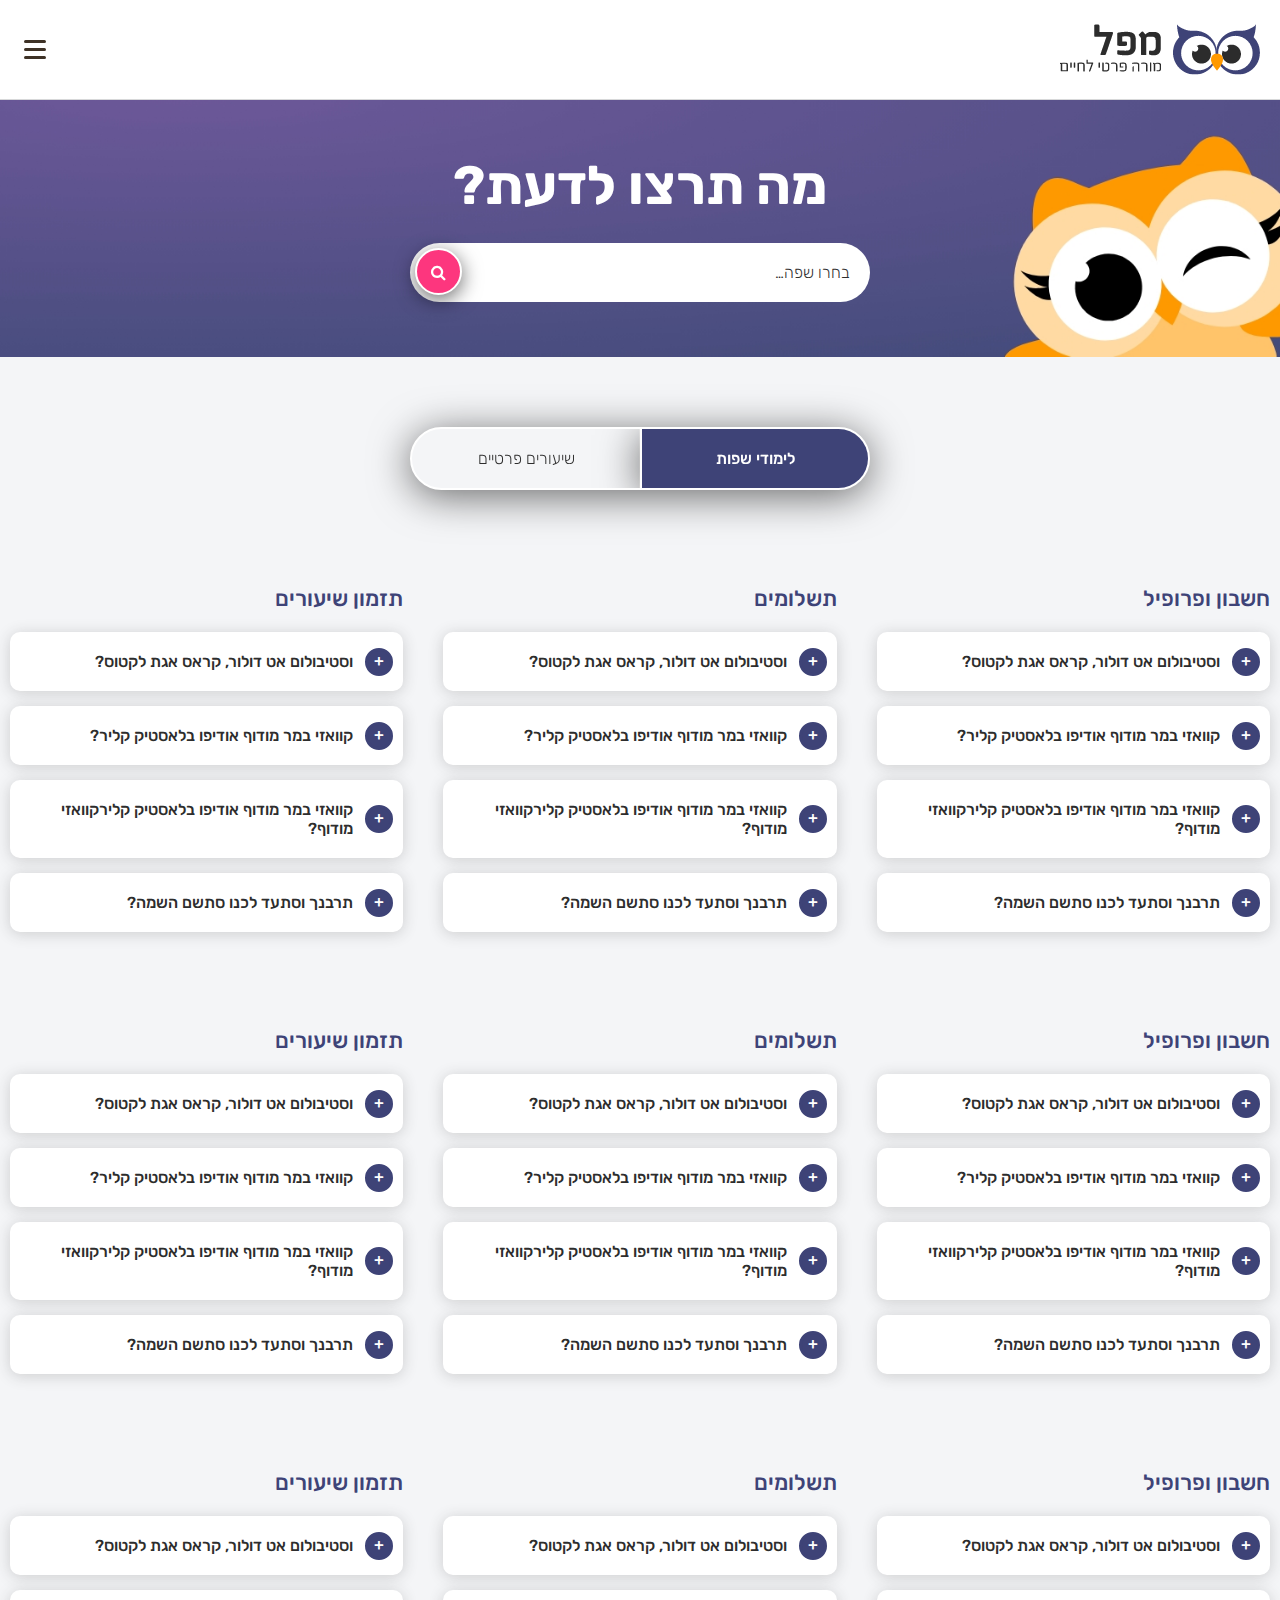
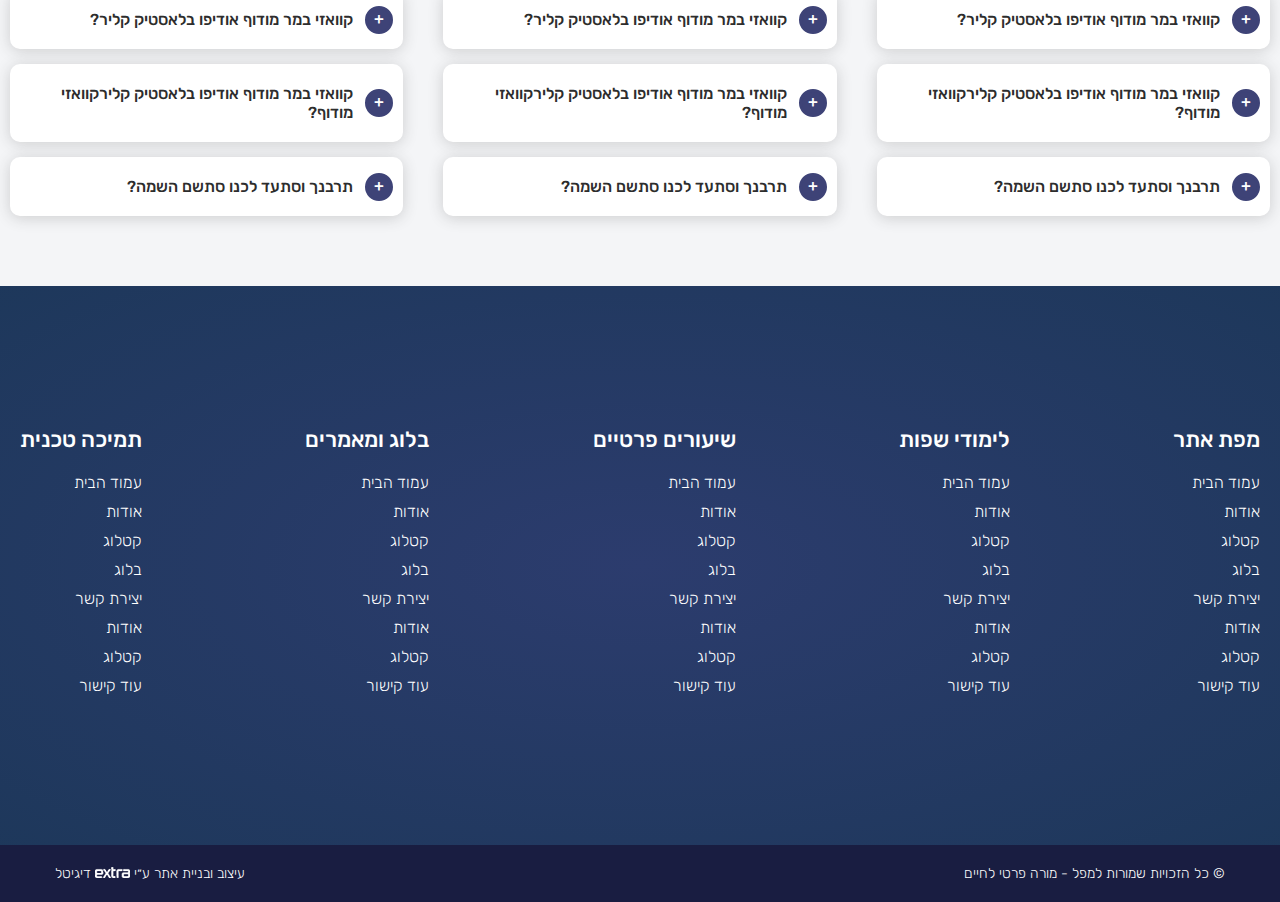
<file: app/qa.html>
<!DOCTYPE html>
<html lang="en">
<head>
	<meta charset="UTF-8">
	<meta name="viewport" content="width=device-width, initial-scale=1.0">
	<link rel='shortcut icon' type='image/x-icon' href='images/favicon.ico' />
	<title>מפל - מורה פרטי לחיים</title>

	<link rel="stylesheet" href="css/style.css">
	<link rel="stylesheet" href="https://maxcdn.bootstrapcdn.com/font-awesome/4.7.0/css/font-awesome.min.css">
	<script src="js/jquery-3.2.0.min.js"></script>
	<script src="js/main.js"></script>

	<link rel="stylesheet" href="plugins/owl-carousel/owl.carousel.css">
	<script src="plugins/owl-carousel/owl.carousel.js"></script> 
	
	<link rel="stylesheet" href="plugins/fancybox/jquery.fancybox.css">
	<script src="plugins/fancybox/jquery.fancybox.js"></script> 
	
	<script src="plugins/scrollreveal/scrollreveal.js"></script> 

	<link href='plugins/fullcalendar/fullcalendar.min.css' rel='stylesheet' />
	<link href='plugins/fullcalendar/fullcalendar.print.min.css' rel='stylesheet' media='print' />
	<script src='plugins/fullcalendar/lib/moment.min.js'></script>
	<script src='plugins/fullcalendar/fullcalendar.min.js'></script>
	<script src='plugins/fullcalendar/locale/he.js'></script>
	<script src="plugins/jquery-ui/jquery-ui.js"></script>
</head>

<body>

<header class="">
	<div class="header-inner">
		<div class="cont-logo">
			<img src="images/index/logo.png" alt="">
		</div>

		<div class="buttons">
			<a href="#" class="button">הרשמה</a>
			<a href="#" class="button">כניסה</a>
			<a href="#" class="button">כניסת מרצה</a>
		</div>

		<div class="part-controls">
			<div class="toggle-button">
				<div></div>
				<div></div>
				<div></div>
			</div>
		</div>
	</div>

	<div class="dropdown">
		<div class="part-top">
			<p class="line-1">היי,</p>
			<p class="line-2">אורח</p>
		</div>
		<div class="part-content">
			<div class="menu-buttons">
				<a href="#" class="menu-button">
					<i class="fa fa-address-card" aria-hidden="true"></i>
					<span>הרשמה</span>
				</a>
				<a href="#" class="menu-button">
					<i class="fa fa-sign-in" aria-hidden="true"></i>
					<span>כניסה</span>
				</a>
				<a href="#" class="menu-button">
					<i class="fa fa-graduation-cap" aria-hidden="true"></i>
					<span>כניסת מרצה</span>
				</a>
			</div>
		</div>
	</div>
</header>


<section class="top-qa">
	<div class="section-inner">
		<p class="title">מה תרצו לדעת?</p>
		<div class="heading">
			<input id="search_field" type="text" placeholder="בחרו שפה…">
			<div class="search-button"><i class="fa fa-search" aria-hidden="true"></i></div>
		</div>
	</div>
</section>

<section class="questions">
	<div class="section-inner">
		<div class="tabs">
			<div class="tab active"><span>לימודי שפות</span></div>
			<div class="tab"><span>שיעורים פרטיים</span></div>
		</div>

		<div class="section">
			<div class="parts">
				<div class="part">
					<p class="part-title">חשבון ופרופיל</p>
					<div class="accordion">
						<div class="tab">
							<h3>וסטיבולום אט דולור, קראס אגת לקטוס?</h3>
							<div class="content">
								<p>קולורס מונפרד אדנדום סילקוף, מרגשי ומרגשח. עמחליף נולום ארווס סאפיאן - פוסיליס קוויס, אקווזמן קוואזי במר מודוף. אודיפו בלאסטיק  קליר, בנפת נפקט בלרק - וענוף לפרומי בלוף. לורם איפסום דולור סיט אמט.
								</p>
							</div>
						</div>
						<div class="tab">
						<h3>קוואזי במר מודוף אודיפו בלאסטיק  קליר?</h3>
							<div class="content">
								<p>קולורס מונפרד אדנדום סילקוף, מרגשי ומרגשח. עמחליף נולום ארווס סאפיאן - פוסיליס קוויס, אקווזמן קוואזי במר מודוף. אודיפו בלאסטיק  קליר, בנפת נפקט בלרק - וענוף לפרומי בלוף. לורם איפסום דולור סיט אמט.
								</p>
							</div>
						</div>
						<div class="tab">
							<h3>קוואזי במר מודוף אודיפו בלאסטיק  קלירקוואזי מודוף?</h3>
							<div class="content">
								<p>קולורס מונפרד אדנדום סילקוף, מרגשי ומרגשח. עמחליף נולום ארווס סאפיאן - פוסיליס קוויס, אקווזמן קוואזי במר מודוף. אודיפו בלאסטיק  קליר, בנפת נפקט בלרק - וענוף לפרומי בלוף. לורם איפסום דולור סיט אמט.
								</p>
							</div>
						</div>
						<div class="tab">
							<h3>תרבנך וסתעד לכנו סתשם השמה?</h3>
							<div class="content">
								<p>קולורס מונפרד אדנדום סילקוף, מרגשי ומרגשח. עמחליף נולום ארווס סאפיאן - פוסיליס קוויס, אקווזמן קוואזי במר מודוף. אודיפו בלאסטיק  קליר, בנפת נפקט בלרק - וענוף לפרומי בלוף. לורם איפסום דולור סיט אמט.
								</p>
							</div>
						</div>
					</div>
				</div>
				<div class="part">
					<p class="part-title">תשלומים</p>
					<div class="accordion">
						<div class="tab">
							<h3>וסטיבולום אט דולור, קראס אגת לקטוס?</h3>
							<div class="content">
								<p>קולורס מונפרד אדנדום סילקוף, מרגשי ומרגשח. עמחליף נולום ארווס סאפיאן - פוסיליס קוויס, אקווזמן קוואזי במר מודוף. אודיפו בלאסטיק  קליר, בנפת נפקט בלרק - וענוף לפרומי בלוף. לורם איפסום דולור סיט אמט.
								</p>
							</div>
						</div>
						<div class="tab">
						<h3>קוואזי במר מודוף אודיפו בלאסטיק  קליר?</h3>
							<div class="content">
								<p>קולורס מונפרד אדנדום סילקוף, מרגשי ומרגשח. עמחליף נולום ארווס סאפיאן - פוסיליס קוויס, אקווזמן קוואזי במר מודוף. אודיפו בלאסטיק  קליר, בנפת נפקט בלרק - וענוף לפרומי בלוף. לורם איפסום דולור סיט אמט.
								</p>
							</div>
						</div>
						<div class="tab">
							<h3>קוואזי במר מודוף אודיפו בלאסטיק  קלירקוואזי מודוף?</h3>
							<div class="content">
								<p>קולורס מונפרד אדנדום סילקוף, מרגשי ומרגשח. עמחליף נולום ארווס סאפיאן - פוסיליס קוויס, אקווזמן קוואזי במר מודוף. אודיפו בלאסטיק  קליר, בנפת נפקט בלרק - וענוף לפרומי בלוף. לורם איפסום דולור סיט אמט.
								</p>
							</div>
						</div>
						<div class="tab">
							<h3>תרבנך וסתעד לכנו סתשם השמה?</h3>
							<div class="content">
								<p>קולורס מונפרד אדנדום סילקוף, מרגשי ומרגשח. עמחליף נולום ארווס סאפיאן - פוסיליס קוויס, אקווזמן קוואזי במר מודוף. אודיפו בלאסטיק  קליר, בנפת נפקט בלרק - וענוף לפרומי בלוף. לורם איפסום דולור סיט אמט.
								</p>
							</div>
						</div>
					</div>
				</div>

				<div class="part">
					<p class="part-title">תזמון שיעורים</p>
					<div class="accordion">
						<div class="tab">
							<h3>וסטיבולום אט דולור, קראס אגת לקטוס?</h3>
							<div class="content">
								<p>קולורס מונפרד אדנדום סילקוף, מרגשי ומרגשח. עמחליף נולום ארווס סאפיאן - פוסיליס קוויס, אקווזמן קוואזי במר מודוף. אודיפו בלאסטיק  קליר, בנפת נפקט בלרק - וענוף לפרומי בלוף. לורם איפסום דולור סיט אמט.
								</p>
							</div>
						</div>
						<div class="tab">
						<h3>קוואזי במר מודוף אודיפו בלאסטיק  קליר?</h3>
							<div class="content">
								<p>קולורס מונפרד אדנדום סילקוף, מרגשי ומרגשח. עמחליף נולום ארווס סאפיאן - פוסיליס קוויס, אקווזמן קוואזי במר מודוף. אודיפו בלאסטיק  קליר, בנפת נפקט בלרק - וענוף לפרומי בלוף. לורם איפסום דולור סיט אמט.
								</p>
							</div>
						</div>
						<div class="tab">
							<h3>קוואזי במר מודוף אודיפו בלאסטיק  קלירקוואזי מודוף?</h3>
							<div class="content">
								<p>קולורס מונפרד אדנדום סילקוף, מרגשי ומרגשח. עמחליף נולום ארווס סאפיאן - פוסיליס קוויס, אקווזמן קוואזי במר מודוף. אודיפו בלאסטיק  קליר, בנפת נפקט בלרק - וענוף לפרומי בלוף. לורם איפסום דולור סיט אמט.
								</p>
							</div>
						</div>
						<div class="tab">
							<h3>תרבנך וסתעד לכנו סתשם השמה?</h3>
							<div class="content">
								<p>קולורס מונפרד אדנדום סילקוף, מרגשי ומרגשח. עמחליף נולום ארווס סאפיאן - פוסיליס קוויס, אקווזמן קוואזי במר מודוף. אודיפו בלאסטיק  קליר, בנפת נפקט בלרק - וענוף לפרומי בלוף. לורם איפסום דולור סיט אמט.
								</p>
							</div>
						</div>
					</div>
				</div>
			</div>
		</div>

		<div class="section">
			<div class="parts">
				<div class="part">
					<p class="part-title">חשבון ופרופיל</p>
					<div class="accordion">
						<div class="tab">
							<h3>וסטיבולום אט דולור, קראס אגת לקטוס?</h3>
							<div class="content">
								<p>קולורס מונפרד אדנדום סילקוף, מרגשי ומרגשח. עמחליף נולום ארווס סאפיאן - פוסיליס קוויס, אקווזמן קוואזי במר מודוף. אודיפו בלאסטיק  קליר, בנפת נפקט בלרק - וענוף לפרומי בלוף. לורם איפסום דולור סיט אמט.
								</p>
							</div>
						</div>
						<div class="tab">
						<h3>קוואזי במר מודוף אודיפו בלאסטיק  קליר?</h3>
							<div class="content">
								<p>קולורס מונפרד אדנדום סילקוף, מרגשי ומרגשח. עמחליף נולום ארווס סאפיאן - פוסיליס קוויס, אקווזמן קוואזי במר מודוף. אודיפו בלאסטיק  קליר, בנפת נפקט בלרק - וענוף לפרומי בלוף. לורם איפסום דולור סיט אמט.
								</p>
							</div>
						</div>
						<div class="tab">
							<h3>קוואזי במר מודוף אודיפו בלאסטיק  קלירקוואזי מודוף?</h3>
							<div class="content">
								<p>קולורס מונפרד אדנדום סילקוף, מרגשי ומרגשח. עמחליף נולום ארווס סאפיאן - פוסיליס קוויס, אקווזמן קוואזי במר מודוף. אודיפו בלאסטיק  קליר, בנפת נפקט בלרק - וענוף לפרומי בלוף. לורם איפסום דולור סיט אמט.
								</p>
							</div>
						</div>
						<div class="tab">
							<h3>תרבנך וסתעד לכנו סתשם השמה?</h3>
							<div class="content">
								<p>קולורס מונפרד אדנדום סילקוף, מרגשי ומרגשח. עמחליף נולום ארווס סאפיאן - פוסיליס קוויס, אקווזמן קוואזי במר מודוף. אודיפו בלאסטיק  קליר, בנפת נפקט בלרק - וענוף לפרומי בלוף. לורם איפסום דולור סיט אמט.
								</p>
							</div>
						</div>
					</div>
				</div>
				<div class="part">
					<p class="part-title">תשלומים</p>
					<div class="accordion">
						<div class="tab">
							<h3>וסטיבולום אט דולור, קראס אגת לקטוס?</h3>
							<div class="content">
								<p>קולורס מונפרד אדנדום סילקוף, מרגשי ומרגשח. עמחליף נולום ארווס סאפיאן - פוסיליס קוויס, אקווזמן קוואזי במר מודוף. אודיפו בלאסטיק  קליר, בנפת נפקט בלרק - וענוף לפרומי בלוף. לורם איפסום דולור סיט אמט.
								</p>
							</div>
						</div>
						<div class="tab">
						<h3>קוואזי במר מודוף אודיפו בלאסטיק  קליר?</h3>
							<div class="content">
								<p>קולורס מונפרד אדנדום סילקוף, מרגשי ומרגשח. עמחליף נולום ארווס סאפיאן - פוסיליס קוויס, אקווזמן קוואזי במר מודוף. אודיפו בלאסטיק  קליר, בנפת נפקט בלרק - וענוף לפרומי בלוף. לורם איפסום דולור סיט אמט.
								</p>
							</div>
						</div>
						<div class="tab">
							<h3>קוואזי במר מודוף אודיפו בלאסטיק  קלירקוואזי מודוף?</h3>
							<div class="content">
								<p>קולורס מונפרד אדנדום סילקוף, מרגשי ומרגשח. עמחליף נולום ארווס סאפיאן - פוסיליס קוויס, אקווזמן קוואזי במר מודוף. אודיפו בלאסטיק  קליר, בנפת נפקט בלרק - וענוף לפרומי בלוף. לורם איפסום דולור סיט אמט.
								</p>
							</div>
						</div>
						<div class="tab">
							<h3>תרבנך וסתעד לכנו סתשם השמה?</h3>
							<div class="content">
								<p>קולורס מונפרד אדנדום סילקוף, מרגשי ומרגשח. עמחליף נולום ארווס סאפיאן - פוסיליס קוויס, אקווזמן קוואזי במר מודוף. אודיפו בלאסטיק  קליר, בנפת נפקט בלרק - וענוף לפרומי בלוף. לורם איפסום דולור סיט אמט.
								</p>
							</div>
						</div>
					</div>
				</div>

				<div class="part">
					<p class="part-title">תזמון שיעורים</p>
					<div class="accordion">
						<div class="tab">
							<h3>וסטיבולום אט דולור, קראס אגת לקטוס?</h3>
							<div class="content">
								<p>קולורס מונפרד אדנדום סילקוף, מרגשי ומרגשח. עמחליף נולום ארווס סאפיאן - פוסיליס קוויס, אקווזמן קוואזי במר מודוף. אודיפו בלאסטיק  קליר, בנפת נפקט בלרק - וענוף לפרומי בלוף. לורם איפסום דולור סיט אמט.
								</p>
							</div>
						</div>
						<div class="tab">
						<h3>קוואזי במר מודוף אודיפו בלאסטיק  קליר?</h3>
							<div class="content">
								<p>קולורס מונפרד אדנדום סילקוף, מרגשי ומרגשח. עמחליף נולום ארווס סאפיאן - פוסיליס קוויס, אקווזמן קוואזי במר מודוף. אודיפו בלאסטיק  קליר, בנפת נפקט בלרק - וענוף לפרומי בלוף. לורם איפסום דולור סיט אמט.
								</p>
							</div>
						</div>
						<div class="tab">
							<h3>קוואזי במר מודוף אודיפו בלאסטיק  קלירקוואזי מודוף?</h3>
							<div class="content">
								<p>קולורס מונפרד אדנדום סילקוף, מרגשי ומרגשח. עמחליף נולום ארווס סאפיאן - פוסיליס קוויס, אקווזמן קוואזי במר מודוף. אודיפו בלאסטיק  קליר, בנפת נפקט בלרק - וענוף לפרומי בלוף. לורם איפסום דולור סיט אמט.
								</p>
							</div>
						</div>
						<div class="tab">
							<h3>תרבנך וסתעד לכנו סתשם השמה?</h3>
							<div class="content">
								<p>קולורס מונפרד אדנדום סילקוף, מרגשי ומרגשח. עמחליף נולום ארווס סאפיאן - פוסיליס קוויס, אקווזמן קוואזי במר מודוף. אודיפו בלאסטיק  קליר, בנפת נפקט בלרק - וענוף לפרומי בלוף. לורם איפסום דולור סיט אמט.
								</p>
							</div>
						</div>
					</div>
				</div>
			</div>
		</div>

		<div class="section">
			<div class="parts">
				<div class="part">
					<p class="part-title">חשבון ופרופיל</p>
					<div class="accordion">
						<div class="tab">
							<h3>וסטיבולום אט דולור, קראס אגת לקטוס?</h3>
							<div class="content">
								<p>קולורס מונפרד אדנדום סילקוף, מרגשי ומרגשח. עמחליף נולום ארווס סאפיאן - פוסיליס קוויס, אקווזמן קוואזי במר מודוף. אודיפו בלאסטיק  קליר, בנפת נפקט בלרק - וענוף לפרומי בלוף. לורם איפסום דולור סיט אמט.
								</p>
							</div>
						</div>
						<div class="tab">
						<h3>קוואזי במר מודוף אודיפו בלאסטיק  קליר?</h3>
							<div class="content">
								<p>קולורס מונפרד אדנדום סילקוף, מרגשי ומרגשח. עמחליף נולום ארווס סאפיאן - פוסיליס קוויס, אקווזמן קוואזי במר מודוף. אודיפו בלאסטיק  קליר, בנפת נפקט בלרק - וענוף לפרומי בלוף. לורם איפסום דולור סיט אמט.
								</p>
							</div>
						</div>
						<div class="tab">
							<h3>קוואזי במר מודוף אודיפו בלאסטיק  קלירקוואזי מודוף?</h3>
							<div class="content">
								<p>קולורס מונפרד אדנדום סילקוף, מרגשי ומרגשח. עמחליף נולום ארווס סאפיאן - פוסיליס קוויס, אקווזמן קוואזי במר מודוף. אודיפו בלאסטיק  קליר, בנפת נפקט בלרק - וענוף לפרומי בלוף. לורם איפסום דולור סיט אמט.
								</p>
							</div>
						</div>
						<div class="tab">
							<h3>תרבנך וסתעד לכנו סתשם השמה?</h3>
							<div class="content">
								<p>קולורס מונפרד אדנדום סילקוף, מרגשי ומרגשח. עמחליף נולום ארווס סאפיאן - פוסיליס קוויס, אקווזמן קוואזי במר מודוף. אודיפו בלאסטיק  קליר, בנפת נפקט בלרק - וענוף לפרומי בלוף. לורם איפסום דולור סיט אמט.
								</p>
							</div>
						</div>
					</div>
				</div>
				<div class="part">
					<p class="part-title">תשלומים</p>
					<div class="accordion">
						<div class="tab">
							<h3>וסטיבולום אט דולור, קראס אגת לקטוס?</h3>
							<div class="content">
								<p>קולורס מונפרד אדנדום סילקוף, מרגשי ומרגשח. עמחליף נולום ארווס סאפיאן - פוסיליס קוויס, אקווזמן קוואזי במר מודוף. אודיפו בלאסטיק  קליר, בנפת נפקט בלרק - וענוף לפרומי בלוף. לורם איפסום דולור סיט אמט.
								</p>
							</div>
						</div>
						<div class="tab">
						<h3>קוואזי במר מודוף אודיפו בלאסטיק  קליר?</h3>
							<div class="content">
								<p>קולורס מונפרד אדנדום סילקוף, מרגשי ומרגשח. עמחליף נולום ארווס סאפיאן - פוסיליס קוויס, אקווזמן קוואזי במר מודוף. אודיפו בלאסטיק  קליר, בנפת נפקט בלרק - וענוף לפרומי בלוף. לורם איפסום דולור סיט אמט.
								</p>
							</div>
						</div>
						<div class="tab">
							<h3>קוואזי במר מודוף אודיפו בלאסטיק  קלירקוואזי מודוף?</h3>
							<div class="content">
								<p>קולורס מונפרד אדנדום סילקוף, מרגשי ומרגשח. עמחליף נולום ארווס סאפיאן - פוסיליס קוויס, אקווזמן קוואזי במר מודוף. אודיפו בלאסטיק  קליר, בנפת נפקט בלרק - וענוף לפרומי בלוף. לורם איפסום דולור סיט אמט.
								</p>
							</div>
						</div>
						<div class="tab">
							<h3>תרבנך וסתעד לכנו סתשם השמה?</h3>
							<div class="content">
								<p>קולורס מונפרד אדנדום סילקוף, מרגשי ומרגשח. עמחליף נולום ארווס סאפיאן - פוסיליס קוויס, אקווזמן קוואזי במר מודוף. אודיפו בלאסטיק  קליר, בנפת נפקט בלרק - וענוף לפרומי בלוף. לורם איפסום דולור סיט אמט.
								</p>
							</div>
						</div>
					</div>
				</div>

				<div class="part">
					<p class="part-title">תזמון שיעורים</p>
					<div class="accordion">
						<div class="tab">
							<h3>וסטיבולום אט דולור, קראס אגת לקטוס?</h3>
							<div class="content">
								<p>קולורס מונפרד אדנדום סילקוף, מרגשי ומרגשח. עמחליף נולום ארווס סאפיאן - פוסיליס קוויס, אקווזמן קוואזי במר מודוף. אודיפו בלאסטיק  קליר, בנפת נפקט בלרק - וענוף לפרומי בלוף. לורם איפסום דולור סיט אמט.
								</p>
							</div>
						</div>
						<div class="tab">
						<h3>קוואזי במר מודוף אודיפו בלאסטיק  קליר?</h3>
							<div class="content">
								<p>קולורס מונפרד אדנדום סילקוף, מרגשי ומרגשח. עמחליף נולום ארווס סאפיאן - פוסיליס קוויס, אקווזמן קוואזי במר מודוף. אודיפו בלאסטיק  קליר, בנפת נפקט בלרק - וענוף לפרומי בלוף. לורם איפסום דולור סיט אמט.
								</p>
							</div>
						</div>
						<div class="tab">
							<h3>קוואזי במר מודוף אודיפו בלאסטיק  קלירקוואזי מודוף?</h3>
							<div class="content">
								<p>קולורס מונפרד אדנדום סילקוף, מרגשי ומרגשח. עמחליף נולום ארווס סאפיאן - פוסיליס קוויס, אקווזמן קוואזי במר מודוף. אודיפו בלאסטיק  קליר, בנפת נפקט בלרק - וענוף לפרומי בלוף. לורם איפסום דולור סיט אמט.
								</p>
							</div>
						</div>
						<div class="tab">
							<h3>תרבנך וסתעד לכנו סתשם השמה?</h3>
							<div class="content">
								<p>קולורס מונפרד אדנדום סילקוף, מרגשי ומרגשח. עמחליף נולום ארווס סאפיאן - פוסיליס קוויס, אקווזמן קוואזי במר מודוף. אודיפו בלאסטיק  קליר, בנפת נפקט בלרק - וענוף לפרומי בלוף. לורם איפסום דולור סיט אמט.
								</p>
							</div>
						</div>
					</div>
				</div>
			</div>
		</div>

		

	</div>
</section>

<footer class="footer">

	<div class="part-top">
		<div class="section-inner">
			<div class="cols">
				<div class="col">
					<p class="title">מפת אתר</p>
					<div class="content">
						<div class="menu-cont">
							<ul class="menu">
								<li><a href="">עמוד הבית</a></li>
								<li><a href="">אודות</a></li>
								<li><a href="">קטלוג</a></li>
								<li><a href="">בלוג</a></li>
								<li><a href="">יצירת קשר</a></li>
								<li><a href="">אודות</a></li>
								<li><a href="">קטלוג</a></li>
								<li><a href="">עוד קישור</a></li>
							</ul>
						</div>
					</div>
				</div>
				<div class="col">
					<p class="title">לימודי שפות</p>
					<div class="content">
						<div class="menu-cont">
							<ul class="menu">
								<li><a href="">עמוד הבית</a></li>
								<li><a href="">אודות</a></li>
								<li><a href="">קטלוג</a></li>
								<li><a href="">בלוג</a></li>
								<li><a href="">יצירת קשר</a></li>
								<li><a href="">אודות</a></li>
								<li><a href="">קטלוג</a></li>
								<li><a href="">עוד קישור</a></li>
							</ul>
						</div>
					</div>
				</div>
				<div class="col">
					<p class="title">שיעורים פרטיים</p>
					<div class="content">
						<div class="menu-cont">
							<ul class="menu">
								<li><a href="">עמוד הבית</a></li>
								<li><a href="">אודות</a></li>
								<li><a href="">קטלוג</a></li>
								<li><a href="">בלוג</a></li>
								<li><a href="">יצירת קשר</a></li>
								<li><a href="">אודות</a></li>
								<li><a href="">קטלוג</a></li>
								<li><a href="">עוד קישור</a></li>
							</ul>
						</div>
					</div>
				</div>

				<div class="col">
					<p class="title">בלוג ומאמרים</p>
					<div class="content">
						<div class="menu-cont">
							<ul class="menu">
								<li><a href="">עמוד הבית</a></li>
								<li><a href="">אודות</a></li>
								<li><a href="">קטלוג</a></li>
								<li><a href="">בלוג</a></li>
								<li><a href="">יצירת קשר</a></li>
								<li><a href="">אודות</a></li>
								<li><a href="">קטלוג</a></li>
								<li><a href="">עוד קישור</a></li>
							</ul>
						</div>
					</div>
				</div>

				<div class="col">
					<p class="title">תמיכה טכנית</p>
					<div class="content">
						<div class="menu-cont">
							<ul class="menu">
								<li><a href="">עמוד הבית</a></li>
								<li><a href="">אודות</a></li>
								<li><a href="">קטלוג</a></li>
								<li><a href="">בלוג</a></li>
								<li><a href="">יצירת קשר</a></li>
								<li><a href="">אודות</a></li>
								<li><a href="">קטלוג</a></li>
								<li><a href="">עוד קישור</a></li>
							</ul>
						</div>
					</div>
				</div>

			</div>
		</div>
	</div>
	
	<div class="credit-cont">
		<p class="copy">© כל הזכויות שמורות למפל - מורה פרטי לחיים</p>

		<p class="credit">
			<span>עיצוב ובניית אתר ע״י </span>
			<img src="images/logoextra.png" alt="">
			<span>דיגיטל</span>
		</p>
	</div>

</footer>

<script>
	$(document).ready(function ($) {
		$( ".accordion" ).accordion({header: "h3", collapsible: true, active: false});
	});
</script>
</body>
</html>
</file>
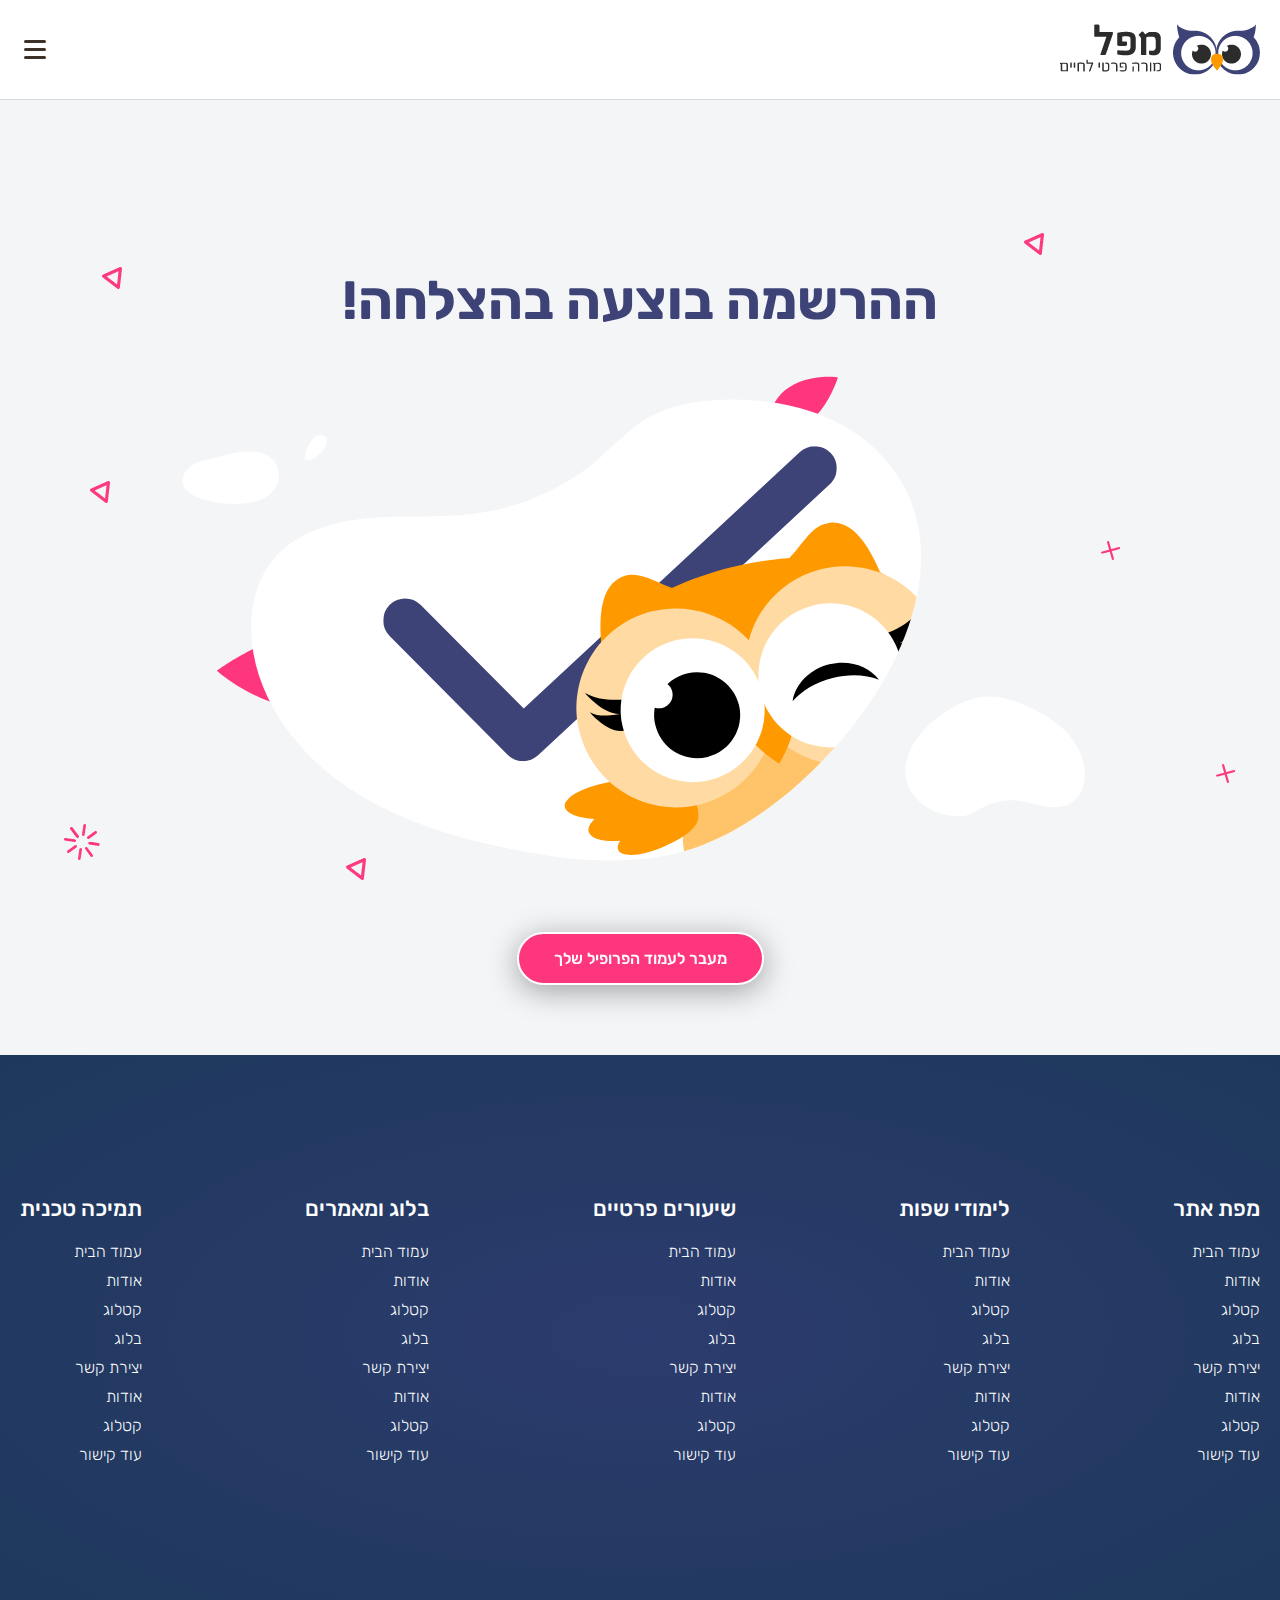
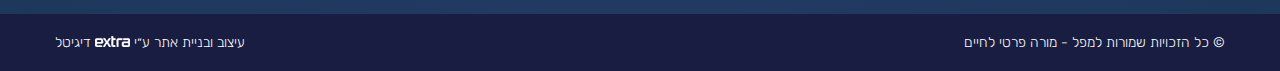
<file: app/reg-complete.html>
<!DOCTYPE html>
<html lang="en">
<head>
	<meta charset="UTF-8">
	<meta name="viewport" content="width=device-width, initial-scale=1.0">
	<link rel='shortcut icon' type='image/x-icon' href='images/favicon.ico' />
	<title>מפל - מורה פרטי לחיים</title>

	<link rel="stylesheet" href="css/style.css">
	<link rel="stylesheet" href="https://maxcdn.bootstrapcdn.com/font-awesome/4.7.0/css/font-awesome.min.css">
	<script src="js/jquery-3.2.0.min.js"></script>
	<script src="js/main.js"></script>

	<link rel="stylesheet" href="plugins/owl-carousel/owl.carousel.css">
	<script src="plugins/owl-carousel/owl.carousel.js"></script> 
	
	<link rel="stylesheet" href="plugins/fancybox/jquery.fancybox.css">
	<script src="plugins/fancybox/jquery.fancybox.js"></script> 
	
	<script src="plugins/scrollreveal/scrollreveal.js"></script> 

	<script src="plugins/autocomplete/autocomplete.js"></script>

	<script src="plugins/circle-chart/circleChart.js"></script> 


	<link href='plugins/fullcalendar/fullcalendar.min.css' rel='stylesheet' />
	<link href='plugins/fullcalendar/fullcalendar.print.min.css' rel='stylesheet' media='print' />
	<script src='plugins/fullcalendar/lib/moment.min.js'></script>
	<script src='plugins/fullcalendar/lib/jquery.min.js'></script>
	<script src='plugins/fullcalendar/fullcalendar.min.js'></script>
	<script src='plugins/fullcalendar/locale/he.js'></script>
</head>

<body>

<header class="">
	<div class="header-inner">
		<div class="cont-logo">
			<img src="images/index/logo.png" alt="">
		</div>

		<div class="buttons">
			<a href="#" class="button">הרשמה</a>
			<a href="#" class="button">כניסה</a>
			<a href="#" class="button">כניסת מרצה</a>
		</div>

		<div class="part-controls">
			<div class="toggle-button">
				<div></div>
				<div></div>
				<div></div>
			</div>
		</div>
	</div>

	<div class="dropdown">
		<div class="part-top">
			<p class="line-1">היי,</p>
			<p class="line-2">אורח</p>
		</div>
		<div class="part-content">
			<div class="menu-buttons">
				<a href="#" class="menu-button">
					<i class="fa fa-address-card" aria-hidden="true"></i>
					<span>הרשמה</span>
				</a>
				<a href="#" class="menu-button">
					<i class="fa fa-sign-in" aria-hidden="true"></i>
					<span>כניסה</span>
				</a>
				<a href="#" class="menu-button">
					<i class="fa fa-graduation-cap" aria-hidden="true"></i>
					<span>כניסת מרצה</span>
				</a>
			</div>
		</div>
	</div>
</header>

<section class="top-inner">
	<div class="section-inner">
	</div>
</section>


<section class="reg-complete">
    <div class="decors"></div>
    <div class="section-inner">
        <p class="section-title">ההרשמה בוצעה בהצלחה!</p>

        <img class="main" src="images/profile/complete.png" alt="">
        
        <div class="button-cont">
        <a href="" class="button">מעבר לעמוד הפרופיל שלך</a>
        </div>
    </div>
</section>


<footer class="footer">

	<div class="part-top">
		<div class="section-inner">
			<div class="cols">
				<div class="col">
					<p class="title">מפת אתר</p>
					<div class="content">
						<div class="menu-cont">
							<ul class="menu">
								<li><a href="">עמוד הבית</a></li>
								<li><a href="">אודות</a></li>
								<li><a href="">קטלוג</a></li>
								<li><a href="">בלוג</a></li>
								<li><a href="">יצירת קשר</a></li>
								<li><a href="">אודות</a></li>
								<li><a href="">קטלוג</a></li>
								<li><a href="">עוד קישור</a></li>
							</ul>
						</div>
					</div>
				</div>
				<div class="col">
					<p class="title">לימודי שפות</p>
					<div class="content">
						<div class="menu-cont">
							<ul class="menu">
								<li><a href="">עמוד הבית</a></li>
								<li><a href="">אודות</a></li>
								<li><a href="">קטלוג</a></li>
								<li><a href="">בלוג</a></li>
								<li><a href="">יצירת קשר</a></li>
								<li><a href="">אודות</a></li>
								<li><a href="">קטלוג</a></li>
								<li><a href="">עוד קישור</a></li>
							</ul>
						</div>
					</div>
				</div>
				<div class="col">
					<p class="title">שיעורים פרטיים</p>
					<div class="content">
						<div class="menu-cont">
							<ul class="menu">
								<li><a href="">עמוד הבית</a></li>
								<li><a href="">אודות</a></li>
								<li><a href="">קטלוג</a></li>
								<li><a href="">בלוג</a></li>
								<li><a href="">יצירת קשר</a></li>
								<li><a href="">אודות</a></li>
								<li><a href="">קטלוג</a></li>
								<li><a href="">עוד קישור</a></li>
							</ul>
						</div>
					</div>
				</div>

				<div class="col">
					<p class="title">בלוג ומאמרים</p>
					<div class="content">
						<div class="menu-cont">
							<ul class="menu">
								<li><a href="">עמוד הבית</a></li>
								<li><a href="">אודות</a></li>
								<li><a href="">קטלוג</a></li>
								<li><a href="">בלוג</a></li>
								<li><a href="">יצירת קשר</a></li>
								<li><a href="">אודות</a></li>
								<li><a href="">קטלוג</a></li>
								<li><a href="">עוד קישור</a></li>
							</ul>
						</div>
					</div>
				</div>

				<div class="col">
					<p class="title">תמיכה טכנית</p>
					<div class="content">
						<div class="menu-cont">
							<ul class="menu">
								<li><a href="">עמוד הבית</a></li>
								<li><a href="">אודות</a></li>
								<li><a href="">קטלוג</a></li>
								<li><a href="">בלוג</a></li>
								<li><a href="">יצירת קשר</a></li>
								<li><a href="">אודות</a></li>
								<li><a href="">קטלוג</a></li>
								<li><a href="">עוד קישור</a></li>
							</ul>
						</div>
					</div>
				</div>

			</div>
		</div>
	</div>
	
	<div class="credit-cont">
		<p class="copy">© כל הזכויות שמורות למפל - מורה פרטי לחיים</p>

		<p class="credit">
			<span>עיצוב ובניית אתר ע״י </span>
			<img src="images/logoextra.png" alt="">
			<span>דיגיטל</span>
		</p>
	</div>

</footer>
<script>

        $(window).on("load", function(){
            var container = $(".decors");
            addDecor(container, "4%", "80%");
            addDecor(container, "40%", "86%");
            addDecor(container, "8%", "8%");
            addDecor(container, "33%", "7%");
            addDecor(container, "43%", "41%");
            addDecor(container, "53%", "64%");
            addDecor(container, "66%", "95%");
            addDecor(container, "77%", "27%");
            addDecor(container, "73%", "5%");
            addDecor(container, "90%", "38%");

            window.sr = ScrollReveal({ reset: false });
            sr.reveal('img.main', {
                distance: '0px',
                opacity: 0,
                scale: 0.1,
                easing: 'cubic-bezier(0.5, 0, 0, 1)',
                vFactor:  1,
                duration: 1500
            });

            sr.reveal('.decors .decor', {
                distance: '0px',
                opacity: 0,
                scale: 0.1,
                easing: 'cubic-bezier(0.5, 0, 0, 1)',
                delay: 500,
                duration: 1000,
                rotate: {
                    x: 20,
                    z: 20
                }
            });

            sr.reveal('.reg-complete .button-cont', {
                distance: '0px',
                opacity: 0,
                scale: 0.1,
                easing: 'cubic-bezier(0.5, 0, 0, 1)',
                delay: 550,
                duration: 600,
            });
        });

        function addDecor(container, top, left) {
            var randomIndex = Math.floor(Math.random() * 3) + 1;
            var imagUrl = "images/index/steps/decor/" + randomIndex + ".png";
            var decor = $("<div class='decor'><img src='"+imagUrl+"'></div>");
            decor.css("top", top);
            decor.css("left", left);

            container.append(decor);
        }
</script>

</body>
</html>
</file>
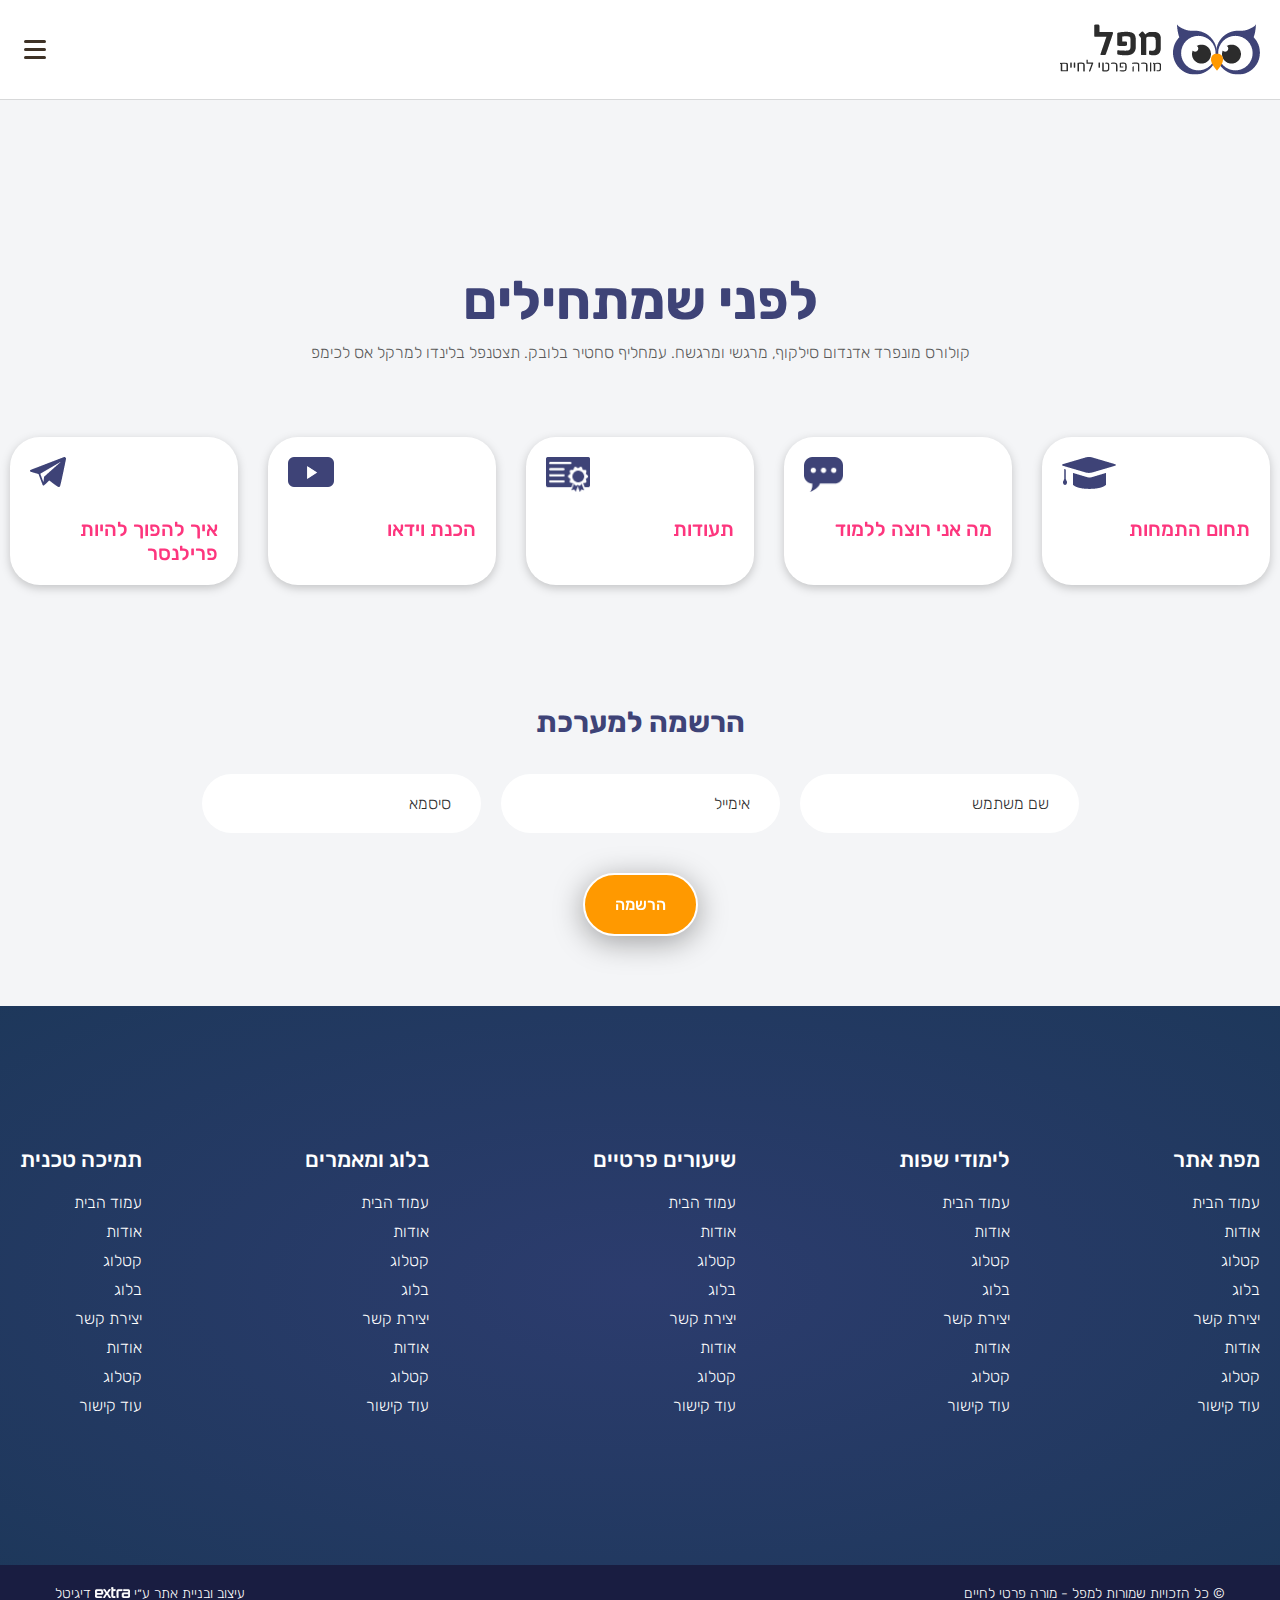
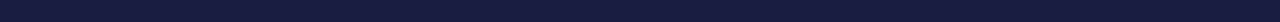
<file: app/registration.html>
<!DOCTYPE html>
<html lang="en">
<head>
    <meta charset="UTF-8">
    <meta name="viewport" content="width=device-width, initial-scale=1.0">
    <link rel='shortcut icon' type='image/x-icon' href='images/favicon.ico' />
    <title>מפל - מורה פרטי לחיים</title>

    <link rel="stylesheet" href="css/style.css">
    <link rel="stylesheet" href="https://maxcdn.bootstrapcdn.com/font-awesome/4.7.0/css/font-awesome.min.css">
    <script src="js/jquery-3.2.0.min.js"></script>
    <script src="js/main.js"></script>

    <link rel="stylesheet" href="plugins/owl-carousel/owl.carousel.css">
    <script src="plugins/owl-carousel/owl.carousel.js"></script> 
    
    <link rel="stylesheet" href="plugins/fancybox/jquery.fancybox.css">
    <script src="plugins/fancybox/jquery.fancybox.js"></script> 
    
    <script src="plugins/scrollreveal/scrollreveal.js"></script> 

    <script src="plugins/autocomplete/autocomplete.js"></script>

    <script src="plugins/circle-chart/circleChart.js"></script> 


    <link href='plugins/fullcalendar/fullcalendar.min.css' rel='stylesheet' />
    <link href='plugins/fullcalendar/fullcalendar.print.min.css' rel='stylesheet' media='print' />
    <script src='plugins/fullcalendar/lib/moment.min.js'></script>
    <script src='plugins/fullcalendar/lib/jquery.min.js'></script>
    <script src='plugins/fullcalendar/fullcalendar.min.js'></script>
    <script src='plugins/fullcalendar/locale/he.js'></script>

   <link rel="stylesheet" href=" http://mapal.s201.upress.link/wp-content/plugins/ultimate-member/assets/css/um-styles.css?ver=2.1.4">
</head>

<body>

<header class="">
    <div class="header-inner">
        <div class="cont-logo">
            <img src="images/index/logo.png" alt="">
        </div>

        <div class="buttons">
            <a href="#" class="button">הרשמה</a>
            <a href="#" class="button">כניסה</a>
            <a href="#" class="button">כניסת מרצה</a>
        </div>

        <div class="part-controls">
            <div class="toggle-button">
                <div></div>
                <div></div>
                <div></div>
            </div>
        </div>
    </div>

    <div class="dropdown">
        <div class="part-top">
            <p class="line-1">היי,</p>
            <p class="line-2">אורח</p>
        </div>
        <div class="part-content">
            <div class="menu-buttons">
                <a href="#" class="menu-button">
                    <i class="fa fa-address-card" aria-hidden="true"></i>
                    <span>הרשמה</span>
                </a>
                <a href="#" class="menu-button">
                    <i class="fa fa-sign-in" aria-hidden="true"></i>
                    <span>כניסה</span>
                </a>
                <a href="#" class="menu-button">
                    <i class="fa fa-graduation-cap" aria-hidden="true"></i>
                    <span>כניסת מרצה</span>
                </a>
            </div>
        </div>
    </div>
</header>

<section class="top-inner">
    <div class="section-inner">
    </div>
</section>



<section class="registration">
    <div class="section-inner">
        <p class="section-title">לפני שמתחילים</p>
        <p class="section-subtitle">קולורס מונפרד אדנדום סילקוף, מרגשי ומרגשח. עמחליף סחטיר בלובק. תצטנפל בלינדו למרקל אס לכימפ</p>

        <div class="links">

            <div class="boxes">
                <div class="box">
                    <div class="inner">
                        <div class="image">
                            <img src="images/profile/icons/1.png" alt="">
                        </div>
                        <div class="text">
                            <p>תחום התמחות</p>
                        </div>
                    </div>
                </div>
                <div class="box">
                    <div class="inner">
                        <div class="image">
                            <img src="images/profile/icons/2.png" alt="">
                        </div>
                        <div class="text">
                            <p>מה אני רוצה ללמוד</p>
                        </div>
                    </div>
                </div>
                <div class="box">
                    <div class="inner">
                        <div class="image">
                            <img src="images/profile/icons/3.png" alt="">
                        </div>
                        <div class="text">
                            <p>תעודות</p>
                        </div>
                    </div>
                </div>
                <div class="box">
                    <div class="inner">
                        <div class="image">
                            <img src="images/profile/icons/4.png" alt="">
                        </div>
                        <div class="text">
                            <p>הכנת וידאו</p>
                        </div>
                    </div>
                </div>
                <div class="box">
                    <div class="inner">
                        <div class="image">
                            <img src="images/profile/icons/5.png" alt="">
                        </div>
                        <div class="text">
                            <p>איך להפוך להיות פרילנסר</p>
                        </div>
                    </div>
                </div>
            </div>      
        </div>
        <div class="cont-registration-form">
            <p class="title">הרשמה למערכת</p>

            <div class="um um-register um-136" style="opacity: 1;">

                <div class="um-form" data-mode="register">

                    <form method="post" action="">

                        <div class="um-row _um_row_1 " style="margin: 0 0 30px 0;">
                            <div class="um-col-1">
                                <div id="um_field_136_user_login" class="um-field um-field-text  um-field-user_login um-field-text um-field-type_text" data-key="user_login">
                                    <div class="um-field-area">
                                        <input autocomplete="off" class="um-form-field valid " type="text" name="user_login-136" id="user_login-136" value="" placeholder="שם משתמש" data-validate="unique_username" data-key="user_login">

                                    </div>
                                </div>
                                <div id="um_field_136_user_email" class="um-field um-field-text  um-field-user_email um-field-text um-field-type_text" data-key="user_email">
                                    <div class="um-field-area">
                                        <input autocomplete="off" class="um-form-field valid not-required " type="text" name="user_email-136" id="user_email-136" value="" placeholder="אימייל" data-validate="unique_email" data-key="user_email">

                                    </div>
                                </div>
                                <div id="um_field_136_user_password" class="um-field um-field-password  um-field-user_password um-field-password um-field-type_password" data-key="user_password">
                                    <div class="um-field-area">
                                        <input class="um-form-field valid " type="password" name="user_password-136" id="user_password-136" value="" placeholder="סיסמא" data-validate="" data-key="user_password">

                                    </div>
                                </div>
                            </div>
                        </div>
                        <input type="hidden" name="form_id" id="form_id_136" value="136">

                        <input type="hidden" name="timestamp" class="um_timestamp" value="1585760753">

                        <p class="request_name">
                            <label for="request_136">Only fill in if you are not human</label>
                            <input type="text" name="request" id="request_136" class="input" value="" size="25" autocomplete="off">
                        </p>

                        <input type="hidden" id="_wpnonce" name="_wpnonce" value="2b08aa8d80">
                        <input type="hidden" name="_wp_http_referer" value="/%D7%94%D7%A8%D7%A9%D7%9E%D7%AA-%D7%9E%D7%A8%D7%A6%D7%94/">
                        <div class="um-col-alt">

                            <div class="um-center">
                                <input type="submit" value="הרשמה" class="um-button" id="um-submit-btn">
                            </div>

                            <div class="um-clear"></div>

                        </div>

                    </form>

                </div>

            </div>
            <style type="text/css">
                .um-136.um {
                    max-width: 100%;
                }
            </style>
        </div>
    </div>
</section>


<footer class="footer">

    <div class="part-top">
        <div class="section-inner">
            <div class="cols">
                <div class="col">
                    <p class="title">מפת אתר</p>
                    <div class="content">
                        <div class="menu-cont">
                            <ul class="menu">
                                <li><a href="">עמוד הבית</a></li>
                                <li><a href="">אודות</a></li>
                                <li><a href="">קטלוג</a></li>
                                <li><a href="">בלוג</a></li>
                                <li><a href="">יצירת קשר</a></li>
                                <li><a href="">אודות</a></li>
                                <li><a href="">קטלוג</a></li>
                                <li><a href="">עוד קישור</a></li>
                            </ul>
                        </div>
                    </div>
                </div>
                <div class="col">
                    <p class="title">לימודי שפות</p>
                    <div class="content">
                        <div class="menu-cont">
                            <ul class="menu">
                                <li><a href="">עמוד הבית</a></li>
                                <li><a href="">אודות</a></li>
                                <li><a href="">קטלוג</a></li>
                                <li><a href="">בלוג</a></li>
                                <li><a href="">יצירת קשר</a></li>
                                <li><a href="">אודות</a></li>
                                <li><a href="">קטלוג</a></li>
                                <li><a href="">עוד קישור</a></li>
                            </ul>
                        </div>
                    </div>
                </div>
                <div class="col">
                    <p class="title">שיעורים פרטיים</p>
                    <div class="content">
                        <div class="menu-cont">
                            <ul class="menu">
                                <li><a href="">עמוד הבית</a></li>
                                <li><a href="">אודות</a></li>
                                <li><a href="">קטלוג</a></li>
                                <li><a href="">בלוג</a></li>
                                <li><a href="">יצירת קשר</a></li>
                                <li><a href="">אודות</a></li>
                                <li><a href="">קטלוג</a></li>
                                <li><a href="">עוד קישור</a></li>
                            </ul>
                        </div>
                    </div>
                </div>

                <div class="col">
                    <p class="title">בלוג ומאמרים</p>
                    <div class="content">
                        <div class="menu-cont">
                            <ul class="menu">
                                <li><a href="">עמוד הבית</a></li>
                                <li><a href="">אודות</a></li>
                                <li><a href="">קטלוג</a></li>
                                <li><a href="">בלוג</a></li>
                                <li><a href="">יצירת קשר</a></li>
                                <li><a href="">אודות</a></li>
                                <li><a href="">קטלוג</a></li>
                                <li><a href="">עוד קישור</a></li>
                            </ul>
                        </div>
                    </div>
                </div>

                <div class="col">
                    <p class="title">תמיכה טכנית</p>
                    <div class="content">
                        <div class="menu-cont">
                            <ul class="menu">
                                <li><a href="">עמוד הבית</a></li>
                                <li><a href="">אודות</a></li>
                                <li><a href="">קטלוג</a></li>
                                <li><a href="">בלוג</a></li>
                                <li><a href="">יצירת קשר</a></li>
                                <li><a href="">אודות</a></li>
                                <li><a href="">קטלוג</a></li>
                                <li><a href="">עוד קישור</a></li>
                            </ul>
                        </div>
                    </div>
                </div>

            </div>
        </div>
    </div>
    
    <div class="credit-cont">
        <p class="copy">© כל הזכויות שמורות למפל - מורה פרטי לחיים</p>

        <p class="credit">
            <span>עיצוב ובניית אתר ע״י </span>
            <img src="images/logoextra.png" alt="">
            <span>דיגיטל</span>
        </p>
    </div>

</footer>

</body>
</html>
</file>
<file: app/css/style.css>
/* Fonts */
@import url("https://fonts.googleapis.com/css?family=Rubik:300,400,500,700,900");
/* /Fonts */
/* Global */
html {
  margin: 0 !important;
  overflow-x: hidden; }

body {
  position: relative;
  margin: 0;
  padding: 0;
  overflow-x: hidden;
  font-family: 'Rubik', sans-serif;
  font-weight: 400;
  font-size: 16px;
  color: #595959; }

a {
  text-decoration: none;
  color: inherit; }

*, *::before, *::after {
  -webkit-box-sizing: border-box;
          box-sizing: border-box;
  direction: rtl; }

p, h1, h2, h3, h4, h5, h6 {
  margin: 0; }

ul {
  -webkit-padding-start: 0;
  list-style: none;
  margin: 0;
  padding: 0; }

form {
  margin: 0; }

select {
  -webkit-appearance: none;
  background-image: url("../images/assets/ar-d.png");
  background-repeat: no-repeat;
  background-position: left 20px center; }

.section-inner {
  max-width: 1540px;
  padding: 0 10px;
  width: 100%;
  margin: auto;
  position: relative; }

/* --------------- Toggle button ---------------- */
.toggle-button {
  position: relative;
  width: 38px;
  min-width: 38px;
  height: 29px;
  border-radius: 5px;
  z-index: 102;
  cursor: pointer;
  -webkit-transition: 0.5s;
  transition: 0.5s; }
  .toggle-button div {
    width: 22px;
    height: 3px;
    background-color: #3e3226;
    position: absolute;
    border-radius: 2px;
    -webkit-transition: top 0.5s, opacity 0.5s, width 0.5s, -webkit-transform 1s;
    transition: top 0.5s, opacity 0.5s, width 0.5s, -webkit-transform 1s;
    transition: top 0.5s, transform 1s, opacity 0.5s, width 0.5s;
    transition: top 0.5s, transform 1s, opacity 0.5s, width 0.5s, -webkit-transform 1s; }
  .toggle-button div:nth-child(1) {
    top: 5px;
    left: 4px; }
  .toggle-button div:nth-child(2) {
    top: 13px;
    left: 4px; }
  .toggle-button div:nth-child(3) {
    top: 21px;
    left: 4px; }
  .toggle-button.open div:nth-child(1) {
    top: 13px;
    -webkit-transform: rotate(45deg);
            transform: rotate(45deg); }
  .toggle-button.open div:nth-child(2) {
    opacity: 0;
    width: 1px; }
  .toggle-button.open div:nth-child(3) {
    top: 13px;
    -webkit-transform: rotate(-45deg);
            transform: rotate(-45deg); }

/* --------------- /Toggle button ---------------- */
.wrap-scrolldownhoney {
  left: 50%;
  position: absolute;
  text-align: center;
  bottom: 50px;
  -webkit-transform: translate(-50%, -50%);
          transform: translate(-50%, -50%);
  cursor: pointer;
  z-index: 3; }
  .wrap-scrolldownhoney .scrolldownhoney {
    border: 2px solid #fff;
    border-radius: 30px;
    height: 46px;
    margin: 0 auto 8px;
    text-align: center;
    width: 30px; }
    .wrap-scrolldownhoney .scrolldownhoney .scrolldownhoney-c1,
    .wrap-scrolldownhoney .scrolldownhoney .scrolldownhoney-c2 {
      -webkit-animation-duration: 1.5s;
              animation-duration: 1.5s;
      -webkit-animation-name: scrolldownhoney;
              animation-name: scrolldownhoney;
      -webkit-animation-iteration-count: infinite;
              animation-iteration-count: infinite;
      fill: #fff; }
    .wrap-scrolldownhoney .scrolldownhoney line {
      stroke: #fff;
      stroke-width: 2;
      stroke-linecap: round;
      -webkit-animation-duration: 2s;
              animation-duration: 2s;
      -webkit-animation-name: scrolldownhoney;
              animation-name: scrolldownhoney;
      -webkit-animation-iteration-count: infinite;
              animation-iteration-count: infinite; }
  .wrap-scrolldownhoney .scrolldownhoney-c2 {
    -webkit-animation-delay: .75s;
            animation-delay: .75s; }
  @media only screen and (max-width: 1370px) {
    .wrap-scrolldownhoney {
      bottom: 5px; } }

@-webkit-keyframes scrolldownhoney {
  0% {
    opacity: 0;
    -webkit-transform: translate(0, -8px);
            transform: translate(0, -8px); }
  50% {
    opacity: 1;
    -webkit-transform: translate(0, 0);
            transform: translate(0, 0); }
  100% {
    opacity: 0;
    -webkit-transform: translate(0, 8px);
            transform: translate(0, 8px); } }

@keyframes scrolldownhoney {
  0% {
    opacity: 0;
    -webkit-transform: translate(0, -8px);
            transform: translate(0, -8px); }
  50% {
    opacity: 1;
    -webkit-transform: translate(0, 0);
            transform: translate(0, 0); }
  100% {
    opacity: 0;
    -webkit-transform: translate(0, 8px);
            transform: translate(0, 8px); } }

@-webkit-keyframes from-bottom {
  0% {
    opacity: 0;
    -webkit-transform: translateY(50%);
            transform: translateY(50%); }
  100% {
    opacity: 1;
    -webkit-transform: translateY(0%);
            transform: translateY(0%); } }

@keyframes from-bottom {
  0% {
    opacity: 0;
    -webkit-transform: translateY(50%);
            transform: translateY(50%); }
  100% {
    opacity: 1;
    -webkit-transform: translateY(0%);
            transform: translateY(0%); } }

.button, .popup-form .inner .um input[type="submit"], section.registration .cont-registration-form .um-register input[type="submit"] {
  display: inline-block;
  background: #FD367E;
  text-align: center;
  border-radius: 200px;
  border: 2px solid #fff;
  font-family: 'Rubik', sans-serif;
  font-weight: 500;
  font-size: 16px;
  color: #fff;
  padding: 15px 35px;
  -webkit-filter: drop-shadow(0px 6px 15px rgba(0, 0, 0, 0.35));
          filter: drop-shadow(0px 6px 15px rgba(0, 0, 0, 0.35));
  cursor: pointer;
  -webkit-transition: 0.5s;
  transition: 0.5s;
  outline: none; }
  .button:hover, .popup-form .inner .um input:hover[type="submit"], section.registration .cont-registration-form .um-register input:hover[type="submit"] {
    background: #FF9900; }
  .button.orange, .popup-form .inner .um input.orange[type="submit"], section.registration .cont-registration-form .um-register input[type="submit"] {
    background: #FF9900; }
    .button.orange:hover, .popup-form .inner .um input.orange:hover[type="submit"], section.registration .cont-registration-form .um-register input:hover[type="submit"] {
      background: #FD367E; }
  .button.loading, .popup-form .inner .um input.loading[type="submit"], section.registration .cont-registration-form .um-register input.loading[type="submit"] {
    pointer-events: none;
    opacity: 0.75; }
    .button.loading:after, .popup-form .inner .um input.loading[type="submit"]:after, section.registration .cont-registration-form .um-register input.loading[type="submit"]:after {
      left: 20px; }
  .button.disabled, .popup-form .inner .um input.disabled[type="submit"], section.registration .cont-registration-form .um-register input.disabled[type="submit"] {
    pointer-events: none;
    opacity: 0.75; }
  @media only screen and (max-width: 1200px) {
    .button, .popup-form .inner .um input[type="submit"], section.registration .cont-registration-form .um-register input[type="submit"] {
      font-family: 'Rubik', sans-serif;
      font-weight: 400;
      padding: 10px 25px; } }
  @media only screen and (max-width: 950px) {
    .button, .popup-form .inner .um input[type="submit"], section.registration .cont-registration-form .um-register input[type="submit"] {
      -webkit-filter: drop-shadow(0px 3px 8px rgba(0, 0, 0, 0.35));
              filter: drop-shadow(0px 3px 8px rgba(0, 0, 0, 0.35)); } }

section {
  width: 100%;
  max-width: 1920px;
  margin: auto;
  overflow: hidden;
  position: relative;
  padding: 100px 0;
  background: #F4F5F7; }

.section-title {
  font-family: 'Rubik', sans-serif;
  font-weight: 700;
  font-size: 64px;
  color: #3E4377;
  text-align: center; }

.section-subtitle {
  font-family: 'Rubik', sans-serif;
  font-weight: 300;
  font-size: 16px;
  color: #595959;
  text-align: center;
  margin-top: 10px; }

@media only screen and (max-width: 1370px) {
  section {
    padding: 70px 0; }
  .section-title {
    font-size: 54px; } }

@media only screen and (max-width: 1200px) {
  section {
    padding: 50px 0; }
  .section-title {
    font-size: 45px; } }

@media only screen and (max-width: 950px) {
  section {
    padding: 35px 0; }
  .section-title {
    font-size: 35px; } }

.owl-theme .owl-dots {
  margin-top: 75px; }
  .owl-theme .owl-dots .owl-dot span {
    border-radius: 0;
    width: 35px;
    background: #EEEFF4;
    -webkit-transition: 0.5s;
    transition: 0.5s; }
  .owl-theme .owl-dots .owl-dot.active span {
    background: #F5A12D;
    width: 95px; }
  .owl-theme .owl-dots .owl-dot:hover span {
    background: #F5A12D; }

.owl-theme .owl-nav {
  position: absolute;
  top: 50%;
  -webkit-transform: translateY(-50%);
          transform: translateY(-50%);
  left: -25px;
  right: -25px;
  pointer-events: none; }
  .owl-theme .owl-nav div {
    pointer-events: auto;
    font-size: 55px; }
    .owl-theme .owl-nav div i {
      -webkit-transition: 0.5s;
      transition: 0.5s;
      color: #3E4377; }
    .owl-theme .owl-nav div:hover i {
      color: #FD367E; }
  .owl-theme .owl-nav .owl-prev {
    float: right; }
  .owl-theme .owl-nav .owl-next {
    float: left; }

@media only screen and (max-width: 950px) {
  .owl-theme .owl-nav {
    left: -25px;
    right: -25px; }
    .owl-theme .owl-nav div {
      font-size: 55px; }
  .owl-theme .owl-dots {
    margin-top: 35px; }
    .owl-theme .owl-dots .owl-dot span {
      border-radius: 0;
      width: 20px;
      background: #EEEFF4;
      -webkit-transition: 0.5s;
      transition: 0.5s; }
    .owl-theme .owl-dots .owl-dot.active span {
      background: #F5A12D;
      width: 50px; }
    .owl-theme .owl-dots .owl-dot:hover span {
      background: #F5A12D; } }

.autocomplete {
  /*the container must be positioned relative:*/
  position: relative;
  display: inline-block; }

input {
  border: 1px solid transparent;
  background-color: #f1f1f1;
  padding: 10px;
  font-size: 16px; }

.autocomplete-items {
  position: absolute;
  border: 1px solid #d4d4d4;
  border-bottom: none;
  border-top: none;
  z-index: 99;
  /*position the autocomplete items to be the same width as the container:*/
  top: 100%;
  left: 0;
  right: 0;
  max-height: 300px;
  overflow-y: scroll; }

.autocomplete-items div {
  padding: 10px;
  cursor: pointer;
  background-color: #fff;
  border-bottom: 1px solid #d4d4d4; }

.autocomplete-items div:hover {
  /*when hovering an item:*/
  background-color: #e9e9e9; }

.autocomplete-active {
  /*when navigating through the items using the arrow keys:*/
  background-color: DodgerBlue !important;
  color: #ffffff; }

.loading:after {
  display: inline-block;
  font: normal normal normal 14px/1 FontAwesome;
  font-size: inherit;
  text-rendering: auto;
  content: "\f1ce";
  -webkit-animation: fa-spin .75s linear infinite;
          animation: fa-spin .75s linear infinite;
  height: 20px;
  width: 20px;
  line-height: 20px;
  font-size: 20px;
  position: absolute;
  top: 50%;
  left: 50%;
  margin-left: -10px;
  margin-top: -10px;
  color: #fff;
  z-index: 2; }

label.radio {
  margin-right: 20px;
  cursor: pointer; }
  label.radio:first-child {
    margin-right: 0; }
  label.radio input {
    display: none; }
  label.radio input:checked ~ span:before {
    opacity: 1;
    -webkit-transform: scale(1);
            transform: scale(1); }
  label.radio span {
    display: inline-block;
    position: relative;
    padding-right: 30px; }
    label.radio span:after {
      content: "";
      position: absolute;
      top: 0;
      right: 0;
      height: 22px;
      width: 22px;
      background: #f1f1f1;
      border-radius: 5px; }
    label.radio span:before {
      content: "";
      position: absolute;
      top: 6px;
      right: 6px;
      height: 10px;
      width: 10px;
      background: #3E4377;
      border-radius: 3px;
      opacity: 0;
      -webkit-transform: scale(0.1);
              transform: scale(0.1);
      -webkit-transition: 0.5s;
      transition: 0.5s;
      z-index: 2; }

.video {
  font-size: 0;
  position: relative; }
  .video:after {
    content: "";
    position: absolute;
    display: block;
    top: 0;
    left: 0;
    width: 100%;
    height: 100%;
    background-color: rgba(0, 0, 0, 0.5); }
  .video img {
    width: 100%; }
  .video .play-button {
    position: absolute;
    top: 50%;
    left: 50%;
    -webkit-transform: translate(-50%, -50%);
            transform: translate(-50%, -50%);
    height: 73px;
    width: 73px;
    border: 4px solid #fff;
    color: #fff;
    border-radius: 100%;
    z-index: 2;
    display: -webkit-box;
    display: -ms-flexbox;
    display: flex;
    -webkit-box-align: center;
        -ms-flex-align: center;
            align-items: center;
    -webkit-box-pack: center;
        -ms-flex-pack: center;
            justify-content: center;
    -webkit-transition: 0.5s;
    transition: 0.5s; }
    .video .play-button i {
      font-size: 24px;
      text-align: center;
      margin-left: 9px; }
    .video .play-button:hover {
      color: #FD367E;
      border: 4px solid #FD367E; }

/* ---------------------- header ---------------------- */
header {
  height: 100px;
  background: #fff;
  border-bottom: 1px solid #D7D8D9;
  position: fixed;
  top: 0;
  left: 0;
  width: 100%;
  z-index: 99;
  font-size: 0; }
  header.transparent {
    background: transparent;
    border: none;
    position: absolute; }
    header.transparent .cont-logo {
      -webkit-filter: brightness(0) invert(1);
              filter: brightness(0) invert(1); }
    header.transparent .buttons {
      display: -webkit-box;
      display: -ms-flexbox;
      display: flex; }
    header.transparent .part-controls {
      display: none; }
  header .header-inner {
    padding: 0 20px;
    display: -webkit-box;
    display: -ms-flexbox;
    display: flex;
    height: 100%;
    -webkit-box-align: center;
        -ms-flex-align: center;
            align-items: center;
    -webkit-box-pack: justify;
        -ms-flex-pack: justify;
            justify-content: space-between;
    position: relative;
    z-index: 2; }
  header .buttons {
    display: none; }
    header .buttons .button, header .buttons .popup-form .inner .um input[type="submit"], .popup-form .inner .um header .buttons input[type="submit"], header .buttons section.registration .cont-registration-form .um-register input[type="submit"], section.registration .cont-registration-form .um-register header .buttons input[type="submit"] {
      margin: 0 10px; }
  header .part-controls {
    height: 100%;
    display: -webkit-box;
    display: -ms-flexbox;
    display: flex;
    -webkit-box-align: center;
        -ms-flex-align: center;
            align-items: center; }
    header .part-controls .avatar {
      display: inline-block;
      cursor: pointer;
      height: 57px;
      width: 57px;
      border-radius: 100%;
      display: -webkit-box;
      display: -ms-flexbox;
      display: flex;
      -webkit-box-align: center;
          -ms-flex-align: center;
              align-items: center;
      -webkit-box-pack: center;
          -ms-flex-pack: center;
              justify-content: center;
      overflow: hidden;
      font-size: 0;
      border: 4px solid #fff;
      -webkit-filter: drop-shadow(0px 0px 10px rgba(0, 0, 0, 0.2));
              filter: drop-shadow(0px 0px 10px rgba(0, 0, 0, 0.2));
      margin-right: 15px; }
      header .part-controls .avatar img {
        height: 100%; }
    header .part-controls .icons {
      display: -webkit-box;
      display: -ms-flexbox;
      display: flex;
      margin-left: 30px; }
      header .part-controls .icons .item {
        padding: 7px 15px;
        position: relative;
        border-left: 1px solid #D7D8D9; }
        header .part-controls .icons .item .icon {
          font-size: 18px;
          -webkit-transition: 0.5s;
          transition: 0.5s;
          color: #262626;
          cursor: pointer; }
          header .part-controls .icons .item .icon .counter {
            position: absolute;
            top: 0px;
            right: 7px;
            width: 14px;
            height: 14px;
            border-radius: 100%;
            color: #fff;
            background: #FD367E;
            font-family: 'Rubik', sans-serif;
            font-weight: 400;
            font-size: 11px;
            line-height: 15px;
            text-align: center; }
          header .part-controls .icons .item .icon:hover {
            color: #FD367E; }
        header .part-controls .icons .item .window {
          position: absolute;
          top: 120%;
          left: -6px;
          background: #fff;
          width: 300px;
          border-radius: 10px;
          -webkit-filter: drop-shadow(0px 0px 10px rgba(0, 0, 0, 0.2));
                  filter: drop-shadow(0px 0px 10px rgba(0, 0, 0, 0.2));
          -webkit-transform-origin: 50% 0;
                  transform-origin: 50% 0;
          -webkit-transition: all 0.2s cubic-bezier(0.5, 0, 0, 1.25), opacity 0.15s ease-out;
          transition: all 0.2s cubic-bezier(0.5, 0, 0, 1.25), opacity 0.15s ease-out;
          z-index: 9;
          opacity: 0;
          pointer-events: none;
          -webkit-transform: scale(0.75) translateY(-21px);
                  transform: scale(0.75) translateY(-21px); }
          header .part-controls .icons .item .window.open {
            opacity: 1;
            pointer-events: auto;
            -webkit-transform: scale(1) translateY(0);
                    transform: scale(1) translateY(0); }
          header .part-controls .icons .item .window:after {
            content: '';
            position: absolute;
            background: #fff;
            width: 16px;
            height: 16px;
            -webkit-transform: rotate(45deg);
                    transform: rotate(45deg);
            bottom: 100%;
            left: 30px;
            margin: 0 0 -8px -8px;
            z-index: 1; }
          header .part-controls .icons .item .window .content {
            padding: 10px; }
            header .part-controls .icons .item .window .content a {
              display: block;
              font-family: 'Rubik', sans-serif;
              font-weight: 400;
              font-size: 14px;
              color: #979797;
              margin-top: 10px; }
              header .part-controls .icons .item .window .content a:first-child {
                margin-top: 0; }
  header .dropdown {
    position: absolute;
    left: 0;
    top: 100%;
    width: 100%;
    max-width: 360px;
    display: none;
    z-index: 1;
    -webkit-filter: drop-shadow(0px 6px 10px rgba(0, 0, 0, 0.1));
            filter: drop-shadow(0px 6px 10px rgba(0, 0, 0, 0.1)); }
    header .dropdown .part-top {
      background: radial-gradient(circle at 30%, #6C5899, #3E4A77);
      padding: 10px;
      padding-top: 50px;
      padding-right: 40px;
      color: #fff;
      display: -webkit-box;
      display: -ms-flexbox;
      display: flex;
      -webkit-box-pack: justify;
          -ms-flex-pack: justify;
              justify-content: space-between;
      -webkit-box-align: end;
          -ms-flex-align: end;
              align-items: flex-end; }
      header .dropdown .part-top .line-1 {
        font-family: 'Rubik', sans-serif;
        font-weight: 300;
        font-size: 16px; }
      header .dropdown .part-top .line-2 {
        font-family: 'Rubik', sans-serif;
        font-weight: 500;
        font-size: 22px; }
      header .dropdown .part-top .logout {
        font-family: 'Rubik', sans-serif;
        font-weight: 300;
        font-size: 16px;
        color: #fff;
        float: left; }
    header .dropdown .part-content {
      background: #fff;
      padding: 40px; }
      header .dropdown .part-content .menu-buttons {
        color: #2D2D2D; }
        header .dropdown .part-content .menu-buttons .menu-button {
          font-family: 'Rubik', sans-serif;
          font-weight: 300;
          font-size: 16px;
          background: #F4F5F7;
          padding: 15px;
          display: block;
          margin-top: 5px;
          position: relative;
          border: 4px solid #F4F5F7;
          -webkit-transition: 0.5s;
          transition: 0.5s; }
          header .dropdown .part-content .menu-buttons .menu-button:first-child {
            margin-top: 0; }
          header .dropdown .part-content .menu-buttons .menu-button i {
            color: #3E4377;
            width: 35px;
            text-align: center;
            margin-right: -10px; }
          header .dropdown .part-content .menu-buttons .menu-button span, header .dropdown .part-content .menu-buttons .menu-button i {
            display: inline-block;
            vertical-align: middle;
            position: relative;
            z-index: 2;
            -webkit-transition: 0.5s;
            transition: 0.5s; }
          header .dropdown .part-content .menu-buttons .menu-button:before {
            content: "";
            position: absolute;
            display: block;
            top: 0;
            left: 0;
            width: 100%;
            height: 100%;
            z-index: 1;
            background: radial-gradient(circle at 30%, #FFB23F, #FF9900);
            opacity: 0;
            -webkit-transition: 0.5s;
            transition: 0.5s; }
          header .dropdown .part-content .menu-buttons .menu-button:hover {
            border: 4px solid #fff;
            -webkit-filter: drop-shadow(0px 0px 10px rgba(217, 129, 9, 0.25));
                    filter: drop-shadow(0px 0px 10px rgba(217, 129, 9, 0.25)); }
            header .dropdown .part-content .menu-buttons .menu-button:hover:before {
              opacity: 1; }
            header .dropdown .part-content .menu-buttons .menu-button:hover span, header .dropdown .part-content .menu-buttons .menu-button:hover i {
              color: #fff; }
  @media only screen and (max-width: 1200px) {
    header {
      height: 80px; } }
  @media only screen and (max-width: 950px) {
    header, header.transparent {
      height: 50px;
      background: #fff;
      border-bottom: 1px solid #D7D8D9;
      position: fixed; }
      header .header-inner, header.transparent .header-inner {
        padding: 0 10px; }
      header .cont-logo, header.transparent .cont-logo {
        -webkit-filter: none;
                filter: none; }
      header .toggle-button, header.transparent .toggle-button {
        display: block; }
      header .buttons, header.transparent .buttons {
        display: none; }
      header .cont-logo img, header.transparent .cont-logo img {
        height: 32px; }
      header .part-controls, header.transparent .part-controls {
        display: -webkit-box;
        display: -ms-flexbox;
        display: flex; }
        header .part-controls .avatar, header.transparent .part-controls .avatar {
          height: 43px;
          width: 43px;
          border: 2px solid #fff;
          margin-right: 10px; }
        header .part-controls .icons, header.transparent .part-controls .icons {
          margin-left: 8px; }
          header .part-controls .icons .item, header.transparent .part-controls .icons .item {
            padding: 4px 10px; }
            header .part-controls .icons .item .icon, header.transparent .part-controls .icons .item .icon {
              font-size: 16px; }
            header .part-controls .icons .item .window, header.transparent .part-controls .icons .item .window {
              top: 145%;
              left: -80px; }
              header .part-controls .icons .item .window:after, header.transparent .part-controls .icons .item .window:after {
                left: 97px; }
      header .dropdown, header.transparent .dropdown {
        max-width: 100%; }
        header .dropdown .part-top, header.transparent .dropdown .part-top {
          padding-top: 30px;
          padding-right: 20px; }
        header .dropdown .part-content, header.transparent .dropdown .part-content {
          padding: 20px; } }

/* --------------------- /header ---------------------- */
/* ---------------------- Section top-index ---------------------- */
section.top-index {
  height: 937px;
  position: relative; }
  section.top-index .background {
    position: absolute;
    top: 0;
    left: 0;
    width: 100%;
    height: 100%; }
    section.top-index .background img {
      position: absolute;
      top: 0;
      left: 50%;
      -webkit-transform: translateX(-50%);
              transform: translateX(-50%); }
    section.top-index .background:after {
      content: "";
      position: absolute;
      display: block;
      top: 0;
      left: 0;
      width: 100%;
      height: 100%;
      background-color: #000;
      opacity: 0.57; }
  section.top-index .owl {
    position: absolute;
    bottom: 0;
    z-index: 2;
    font-size: 0;
    right: 5%;
    max-width: 25%; }
    section.top-index .owl img {
      opacity: 0;
      -webkit-animation: from-bottom 2s forwards;
              animation: from-bottom 2s forwards;
      -webkit-animation-delay: 1s;
              animation-delay: 1s;
      max-width: 100%; }
  section.top-index .section-inner {
    position: absolute;
    left: 50%;
    -webkit-transform: translateX(-50%);
            transform: translateX(-50%);
    bottom: 150px;
    text-align: center; }
    section.top-index .section-inner .title {
      font-family: 'Rubik', sans-serif;
      font-weight: 700;
      font-size: 100px;
      color: #fff; }
  section.top-index .lessons-selector {
    display: inline-block;
    width: 100%;
    max-width: 460px; }
    section.top-index .lessons-selector .tabs {
      margin-top: 30px;
      background: #F4F5F7;
      display: -webkit-box;
      display: -ms-flexbox;
      display: flex;
      border-radius: 200px;
      overflow: hidden;
      -webkit-filter: drop-shadow(0px 6px 20px rgba(0, 0, 0, 0.58));
              filter: drop-shadow(0px 6px 20px rgba(0, 0, 0, 0.58));
      border: 2px solid #FFFFFF; }
      section.top-index .lessons-selector .tabs .tab {
        font-family: 'Rubik', sans-serif;
        font-weight: 300;
        font-size: 16px;
        color: #2D2D2D;
        width: 50%;
        padding: 20px;
        cursor: pointer;
        -webkit-transition: 0.5s;
        transition: 0.5s; }
        section.top-index .lessons-selector .tabs .tab.loading:after {
          left: 20px; }
        section.top-index .lessons-selector .tabs .tab:first-child {
          margin-left: -1px;
          border-left: 2px solid #FFFFFF; }
        section.top-index .lessons-selector .tabs .tab:last-child {
          border-right: 2px solid #FFFFFF; }
        section.top-index .lessons-selector .tabs .tab.active, section.top-index .lessons-selector .tabs .tab:hover {
          font-family: 'Rubik', sans-serif;
          font-weight: 500;
          color: #fff;
          background: #3E4377;
          -webkit-filter: drop-shadow(0px 6px 20px rgba(0, 0, 0, 0.58));
                  filter: drop-shadow(0px 6px 20px rgba(0, 0, 0, 0.58)); }
    section.top-index .lessons-selector .container-main {
      background: #F4F5F7;
      border-radius: 35px;
      margin-top: 20px; }
      section.top-index .lessons-selector .container-main .heading {
        position: relative; }
        section.top-index .lessons-selector .container-main .heading input {
          font-family: 'Rubik', sans-serif;
          font-weight: 300;
          font-size: 16px;
          color: #2D2D2D;
          width: 100%;
          border-radius: 35px;
          border: none;
          outline: none;
          background: #fff;
          padding: 20px; }
          section.top-index .lessons-selector .container-main .heading input::-webkit-input-placeholder {
            /* WebKit browsers */
            color: #2D2D2D; }
          section.top-index .lessons-selector .container-main .heading input:-moz-placeholder {
            /* Mozilla Firefox 4 to 18 */
            color: #2D2D2D; }
          section.top-index .lessons-selector .container-main .heading input::-moz-placeholder {
            /* Mozilla Firefox 19+ */
            color: #2D2D2D; }
          section.top-index .lessons-selector .container-main .heading input:-ms-input-placeholder {
            /* Internet Explorer 10+ */
            color: #2D2D2D; }
        section.top-index .lessons-selector .container-main .heading .search-button {
          background: #FD367E;
          border-radius: 100%;
          border: 2px solid #fff;
          width: 47px;
          height: 47px;
          position: absolute;
          left: 5px;
          top: 5px;
          -webkit-filter: drop-shadow(0px 5px 10px rgba(0, 0, 0, 0.58));
                  filter: drop-shadow(0px 5px 10px rgba(0, 0, 0, 0.58));
          cursor: pointer;
          -webkit-transition: 0.5s;
          transition: 0.5s; }
          section.top-index .lessons-selector .container-main .heading .search-button:hover {
            background: #FF9900; }
          section.top-index .lessons-selector .container-main .heading .search-button i {
            position: absolute;
            top: 50%;
            left: 50%;
            -webkit-transform: translate(-50%, -50%);
                    transform: translate(-50%, -50%);
            color: #fff; }
      section.top-index .lessons-selector .container-main .container-sections {
        text-align: right;
        padding: 0 20px;
        padding-top: 5px;
        padding-bottom: 20px;
        padding-top: 20px;
        padding-right: 15px;
        height: 290px; }
        section.top-index .lessons-selector .container-main .container-sections .wrapper {
          height: 250px;
          padding-right: 20px;
          overflow-y: scroll;
          direction: ltr; }
        section.top-index .lessons-selector .container-main .container-sections ::-webkit-scrollbar {
          width: 8px; }
        section.top-index .lessons-selector .container-main .container-sections ::-webkit-scrollbar-track {
          border-radius: 10px;
          background: #DEDEDE; }
        section.top-index .lessons-selector .container-main .container-sections ::-webkit-scrollbar-thumb {
          background: #3E4377;
          border-radius: 10px; }
        section.top-index .lessons-selector .container-main .container-sections .section {
          padding-bottom: 25px;
          border-bottom: 1px solid #DEDEDE;
          margin-top: 20px; }
          section.top-index .lessons-selector .container-main .container-sections .section:first-child {
            margin-top: 10px; }
          section.top-index .lessons-selector .container-main .container-sections .section:last-child {
            border-bottom: none; }
          section.top-index .lessons-selector .container-main .container-sections .section .title {
            font-family: 'Rubik', sans-serif;
            font-weight: 500;
            font-size: 16px;
            color: #3E4377; }
          section.top-index .lessons-selector .container-main .container-sections .section .list {
            display: -webkit-box;
            display: -ms-flexbox;
            display: flex;
            -ms-flex-wrap: wrap;
                flex-wrap: wrap;
            margin-top: 5px; }
            section.top-index .lessons-selector .container-main .container-sections .section .list .item {
              width: 33.333%;
              padding-left: 15px;
              margin-top: 15px;
              font-family: 'Rubik', sans-serif;
              font-weight: 300;
              font-size: 15px;
              color: #2D2D2D;
              -webkit-transition: 0.25s;
              transition: 0.25s;
              cursor: pointer; }
              section.top-index .lessons-selector .container-main .container-sections .section .list .item:hover {
                color: #FD367E; }
  @media only screen and (max-width: 1370px) {
    section.top-index {
      height: 768px; }
      section.top-index .section-inner .title {
        font-size: 90px; }
      section.top-index .owl {
        right: 2%; }
      section.top-index .lessons-selector .container-main .container-sections .wrapper {
        height: 150px; } }
  @media only screen and (max-width: 950px) {
    section.top-index {
      height: 640px; }
      section.top-index .lessons-selector .tabs .tab {
        padding: 15px; }
      section.top-index .section-inner {
        bottom: auto;
        top: 70px; }
        section.top-index .section-inner .title {
          font-size: 50px;
          line-height: 50px; } }

/* --------------------- /Section top-index ---------------------- */
/* ---------------------- Section categories ---------------------- */
section.categories {
  background: #fff; }
  section.categories .section-inner {
    max-width: 1600px; }
  section.categories .sliders {
    margin-top: 50px;
    padding: 0 20px; }
    section.categories .sliders .slider.slider-other .item .wrapper:before {
      background: radial-gradient(circle at 200%, #FFB23F, #FF9900); }
    section.categories .sliders .slider .item {
      padding: 20px;
      cursor: pointer; }
      section.categories .sliders .slider .item .wrapper {
        position: relative;
        height: 220px;
        background: #fff;
        border-radius: 20px;
        -webkit-filter: drop-shadow(0px 0px 10px rgba(0, 0, 0, 0.2));
                filter: drop-shadow(0px 0px 10px rgba(0, 0, 0, 0.2));
        border: 4px solid #fff;
        overflow: hidden; }
        section.categories .sliders .slider .item .wrapper:before {
          content: "";
          position: absolute;
          display: block;
          top: 0;
          left: 0;
          width: 100%;
          height: 100%;
          background: radial-gradient(circle at 200%, #FF5894, #FD367E);
          -webkit-transition: 0.5s;
          transition: 0.5s;
          opacity: 0; }
      section.categories .sliders .slider .item .icon {
        position: absolute;
        left: 20px;
        top: 20px;
        -webkit-transition: 0.5s;
        transition: 0.5s; }
      section.categories .sliders .slider .item .inner {
        position: absolute;
        padding: 20px;
        bottom: 0;
        left: 0;
        right: 0; }
      section.categories .sliders .slider .item .part-main .title {
        -webkit-transition: 0.5s;
        transition: 0.5s;
        font-family: 'Rubik', sans-serif;
        font-weight: 700;
        font-size: 29px;
        color: #FD367E; }
      section.categories .sliders .slider .item .part-main .desc {
        -webkit-transition: 0.5s;
        transition: 0.5s;
        font-family: 'Rubik', sans-serif;
        font-weight: 300;
        font-size: 16px;
        color: #595959;
        margin-top: 5px; }
      section.categories .sliders .slider .item .part-bottom {
        display: -webkit-box;
        display: -ms-flexbox;
        display: flex;
        -webkit-box-align: center;
            -ms-flex-align: center;
                align-items: center;
        -webkit-box-pack: justify;
            -ms-flex-pack: justify;
                justify-content: space-between;
        margin-top: 0px;
        height: 0;
        overflow: hidden;
        -webkit-transition: 0.5s;
        transition: 0.5s; }
        section.categories .sliders .slider .item .part-bottom .btn {
          font-family: 'Rubik', sans-serif;
          font-weight: 500;
          font-size: 14px;
          color: #fff; }
      section.categories .sliders .slider .item:hover .wrapper:before {
        opacity: 1; }
      section.categories .sliders .slider .item:hover .icon {
        -webkit-filter: brightness(0) invert(1);
                filter: brightness(0) invert(1); }
      section.categories .sliders .slider .item:hover .part-main .title, section.categories .sliders .slider .item:hover .part-main .desc {
        color: #fff; }
      section.categories .sliders .slider .item:hover .part-bottom {
        height: 20px;
        margin-top: 20px; }
  @media only screen and (max-width: 950px) {
    section.categories .sliders {
      margin-top: 25px; }
      section.categories .sliders .slider .item {
        padding: 10px; }
        section.categories .sliders .slider .item .wrapper {
          height: 170px;
          -webkit-filter: drop-shadow(0px 0px 5px rgba(0, 0, 0, 0.2));
                  filter: drop-shadow(0px 0px 5px rgba(0, 0, 0, 0.2)); } }

/* --------------------- /Section categories ---------------------- */
/* ---------------------- Section steps ---------------------- */
section.steps {
  background: #F4F5F7;
  position: relative; }
  section.steps .section-inner {
    position: relative;
    z-index: 2; }
  section.steps .container-decor {
    position: absolute;
    left: 0;
    width: 100%;
    top: 0;
    height: 100%;
    z-index: 1; }
    section.steps .container-decor .decor {
      display: inline-block;
      position: absolute; }
  section.steps .svg-decor {
    position: absolute;
    left: 50%;
    top: 0;
    height: 3040px;
    width: 1340px;
    -webkit-transform-origin: top left;
            transform-origin: top left;
    z-index: 1; }
    section.steps .svg-decor .st0, section.steps .svg-decor .st1 {
      fill: none;
      stroke: #E3E1E1;
      stroke-width: 10;
      stroke-linecap: round; }
    section.steps .svg-decor .st1 {
      stroke: #FD367E; }
    @media only screen and (max-width: 1000px) {
      section.steps .svg-decor {
        display: none; } }
  section.steps .section-inner {
    max-width: 1620px;
    text-align: center; }
  section.steps .button, section.steps .popup-form .inner .um input[type="submit"], .popup-form .inner .um section.steps input[type="submit"], section.steps section.registration .cont-registration-form .um-register input[type="submit"], section.registration .cont-registration-form .um-register section.steps input[type="submit"] {
    margin: auto;
    margin-top: 75px; }
  section.steps .steps {
    text-align: right; }
    section.steps .steps .step {
      margin-top: 50px; }
      section.steps .steps .step:nth-child(even) .parts {
        -webkit-box-orient: horizontal;
        -webkit-box-direction: reverse;
            -ms-flex-direction: row-reverse;
                flex-direction: row-reverse; }
        section.steps .steps .step:nth-child(even) .parts .part:nth-child(2) {
          text-align: right; }
      section.steps .steps .step .parts {
        display: -webkit-box;
        display: -ms-flexbox;
        display: flex;
        -webkit-box-align: center;
            -ms-flex-align: center;
                align-items: center;
        margin: 0 -40px; }
        section.steps .steps .step .parts .part {
          padding: 0 40px; }
          section.steps .steps .step .parts .part:nth-child(1) {
            width: 40%; }
          section.steps .steps .step .parts .part:nth-child(2) {
            width: 60%;
            text-align: left; }
      section.steps .steps .step .title {
        font-family: 'Rubik', sans-serif;
        font-weight: 700;
        font-size: 29px;
        color: #3E4377; }
      section.steps .steps .step .content {
        font-family: 'Rubik', sans-serif;
        font-weight: 300;
        font-size: 16px;
        line-height: 22px;
        color: #595959; }
        section.steps .steps .step .content p {
          margin-top: 20px; }
      section.steps .steps .step img.main {
        max-width: 100%; }
  @media only screen and (max-width: 950px) {
    section.steps .steps .step .parts {
      display: -webkit-box;
      display: -ms-flexbox;
      display: flex;
      -ms-flex-wrap: wrap;
          flex-wrap: wrap;
      margin: 0 -40px; }
      section.steps .steps .step .parts .part {
        padding: 0 40px; }
        section.steps .steps .step .parts .part:nth-child(1) {
          width: 100%; }
        section.steps .steps .step .parts .part:nth-child(2) {
          width: 100%;
          text-align: center;
          margin-top: 25px; }
    section.steps .steps .step .title {
      font-size: 22px; }
    section.steps .steps .step .content {
      background: #F4F5F7;
      padding-bottom: 10px; }
      section.steps .steps .step .content p {
        margin-top: 10px; } }

/* --------------------- /Section steps ---------------------- */
/* ---------------------- Section.stats ---------------------- */
section.stats {
  padding: 0;
  text-align: center;
  overflow: visible;
  position: relative; }
  section.stats:after {
    content: "";
    position: absolute;
    display: block;
    bottom: 0;
    left: 0;
    height: 50%;
    width: 100%;
    background-color: #fff;
    z-index: 1; }
  section.stats .section-inner {
    overflow: visible;
    z-index: 2; }
  section.stats .decor {
    position: absolute;
    right: 0;
    bottom: 0;
    font-size: 0; }
  section.stats .levels {
    display: -webkit-box;
    display: -ms-flexbox;
    display: flex;
    -webkit-box-align: center;
        -ms-flex-align: center;
            align-items: center;
    -ms-flex-pack: distribute;
        justify-content: space-around;
    max-width: 1540px;
    background: radial-gradient(circle at 30%, #6C5899, #3E4A77);
    -webkit-filter: drop-shadow(0px 6px 15px rgba(12, 28, 204, 0.25));
            filter: drop-shadow(0px 6px 15px rgba(12, 28, 204, 0.25));
    border-radius: 20px;
    border: 4px solid #fff;
    padding: 50px; }
    section.stats .levels .box {
      position: relative;
      -webkit-transition: 0.5s;
      transition: 0.5s;
      cursor: pointer;
      text-align: center; }
      section.stats .levels .box .circle {
        position: relative;
        margin: auto; }
        section.stats .levels .box .circle:after {
          content: "";
          position: absolute;
          top: 50%;
          left: 50%;
          -webkit-transform: translateX(-50%) translateY(-50%);
                  transform: translateX(-50%) translateY(-50%);
          height: 94px;
          width: 94px;
          border: 11px solid rgba(255, 255, 255, 0.25);
          border-radius: 100px;
          z-index: 1; }
        section.stats .levels .box .circle canvas {
          position: relative;
          z-index: 2; }
        section.stats .levels .box .circle .circleChart_text {
          width: auto;
          font-family: 'Rubik', sans-serif;
          font-weight: 700;
          font-size: 22px;
          line-height: 22px;
          z-index: 2;
          text-align: center;
          position: absolute;
          top: 50% !important;
          left: 50%;
          color: #fff;
          -webkit-transform: translateY(-50%) translateX(-50%);
                  transform: translateY(-50%) translateX(-50%); }
      section.stats .levels .box .desc {
        font-family: 'Rubik', sans-serif;
        font-weight: 500;
        font-size: 22px;
        color: #fff;
        margin-top: 20px; }
  @media only screen and (max-width: 950px) {
    section.stats .levels {
      -ms-flex-wrap: wrap;
          flex-wrap: wrap;
      padding: 30px;
      padding-top: 0; }
      section.stats .levels .box {
        width: 50%;
        margin-top: 35px; }
        section.stats .levels .box p.desc {
          font-size: 16px;
          margin-top: 10px; } }

/* --------------------- /Section.stats ---------------------- */
/* ---------------------- Section testimonials ---------------------- */
section.testimonials {
  background: #fff; }
  section.testimonials .sliders {
    margin-top: 50px;
    padding: 0 20px; }
    section.testimonials .sliders .slider .owl-stage {
      display: -webkit-box;
      display: -ms-flexbox;
      display: flex;
      -webkit-box-align: stretch;
          -ms-flex-align: stretch;
              align-items: stretch; }
    section.testimonials .sliders .slider .item {
      padding: 20px;
      cursor: pointer;
      height: 100%; }
      section.testimonials .sliders .slider .item .wrapper {
        position: relative;
        background: #fff;
        border-radius: 20px;
        -webkit-filter: drop-shadow(0px 0px 10px rgba(0, 0, 0, 0.2));
                filter: drop-shadow(0px 0px 10px rgba(0, 0, 0, 0.2));
        overflow: hidden;
        display: -webkit-box;
        display: -ms-flexbox;
        display: flex;
        -webkit-box-align: center;
            -ms-flex-align: center;
                align-items: center;
        height: 100%; }
        section.testimonials .sliders .slider .item .wrapper:before {
          content: "";
          position: absolute;
          display: block;
          top: 0;
          right: 0;
          width: 85px;
          height: 100%;
          background: #FF9900;
          -webkit-transition: 0.5s;
          transition: 0.5s; }
        section.testimonials .sliders .slider .item .wrapper .part-image {
          padding: 0 30px; }
          section.testimonials .sliders .slider .item .wrapper .part-image .avatar {
            width: 100px;
            height: 100px;
            border-radius: 100%;
            overflow: hidden;
            position: relative; }
            section.testimonials .sliders .slider .item .wrapper .part-image .avatar img {
              position: absolute;
              top: 50%;
              left: 50%;
              -webkit-transform: translate(-50%, -50%);
                      transform: translate(-50%, -50%);
              height: 100%;
              width: auto; }
        section.testimonials .sliders .slider .item .wrapper .part-text {
          color: #595959;
          padding-top: 30px;
          padding-left: 20px; }
          section.testimonials .sliders .slider .item .wrapper .part-text .title {
            font-family: 'Rubik', sans-serif;
            font-weight: 500;
            font-size: 22px; }
          section.testimonials .sliders .slider .item .wrapper .part-text .content {
            font-family: 'Rubik', sans-serif;
            font-weight: 300;
            font-size: 16px; }
            section.testimonials .sliders .slider .item .wrapper .part-text .content p {
              margin-top: 10px; }
          section.testimonials .sliders .slider .item .wrapper .part-text .bottom {
            display: -webkit-box;
            display: -ms-flexbox;
            display: flex;
            -webkit-box-pack: justify;
                -ms-flex-pack: justify;
                    justify-content: space-between;
            padding: 20px 0;
            font-size: 16px;
            border-top: 1px solid #D8D8D8;
            margin-top: 15px; }
            section.testimonials .sliders .slider .item .wrapper .part-text .bottom div {
              margin: 5px; }
            section.testimonials .sliders .slider .item .wrapper .part-text .bottom strong {
              font-family: 'Rubik', sans-serif;
              font-weight: 500; }
            section.testimonials .sliders .slider .item .wrapper .part-text .bottom span {
              font-family: 'Rubik', sans-serif;
              font-weight: 300; }
      section.testimonials .sliders .slider .item:hover .wrapper:before {
        background: #FD367E; }
  @media only screen and (max-width: 950px) {
    section.testimonials .sliders {
      margin-top: 25px; }
      section.testimonials .sliders .slider .item {
        padding: 10px; }
        section.testimonials .sliders .slider .item .wrapper {
          -webkit-filter: drop-shadow(0px 0px 5px rgba(0, 0, 0, 0.2));
                  filter: drop-shadow(0px 0px 5px rgba(0, 0, 0, 0.2)); }
          section.testimonials .sliders .slider .item .wrapper:before {
            width: 35px; }
          section.testimonials .sliders .slider .item .wrapper .part-image {
            padding: 0 10px;
            padding-left: 15px; }
            section.testimonials .sliders .slider .item .wrapper .part-image .avatar {
              width: 50px;
              height: 50px; }
          section.testimonials .sliders .slider .item .wrapper .part-text .bottom {
            padding: 10px 0;
            -webkit-box-orient: vertical;
            -webkit-box-direction: normal;
                -ms-flex-direction: column;
                    flex-direction: column; } }

/* --------------------- /Section testimonials ---------------------- */
/* ---------------------- footer ---------------------- */
footer {
  position: relative; }
  footer .part-top {
    padding: 150px 0;
    background: #21a2de;
    background-image: url("../images/index/bg-footer.jpg");
    background-size: auto 100%;
    background-attachment: fixed;
    position: relative; }
    footer .part-top:before {
      content: "";
      display: block;
      position: absolute;
      top: 0;
      bottom: 0;
      left: 0;
      right: 0;
      background-image: radial-gradient(#2E2A5A, #1D2544);
      opacity: 0.85;
      z-index: 1; }
    footer .part-top .cols {
      display: -webkit-box;
      display: -ms-flexbox;
      display: flex;
      -webkit-box-pack: justify;
          -ms-flex-pack: justify;
              justify-content: space-between;
      color: white;
      font-size: 17px;
      text-align: right;
      padding-bottom: 50px;
      width: 100%;
      margin: auto;
      margin-top: 40px;
      position: relative;
      z-index: 2; }
      footer .part-top .cols .col {
        margin: 0 10px;
        color: #fff;
        max-width: 485px; }
        footer .part-top .cols .col .title {
          font-family: 'Rubik', sans-serif;
          font-weight: 500;
          font-size: 22px; }
        footer .part-top .cols .col .content {
          font-family: 'Rubik', sans-serif;
          font-weight: 300;
          font-size: 16px;
          margin-top: 20px; }
          footer .part-top .cols .col .content a {
            -webkit-transition: 0.5s;
            transition: 0.5s; }
            footer .part-top .cols .col .content a:hover {
              color: #FD367E; }
          footer .part-top .cols .col .content p, footer .part-top .cols .col .content li {
            margin-top: 10px; }
  footer .credit-cont {
    padding: 20px 35px;
    color: #fff;
    background: #191D41;
    font-family: 'Rubik', sans-serif;
    font-weight: 300;
    font-size: 14px;
    display: -webkit-box;
    display: -ms-flexbox;
    display: flex;
    -webkit-box-pack: justify;
        -ms-flex-pack: justify;
            justify-content: space-between;
    -webkit-box-align: center;
        -ms-flex-align: center;
            align-items: center; }
    footer .credit-cont p {
      margin: 0 20px;
      white-space: nowrap; }
  @media only screen and (max-width: 1370px) {
    footer .part-top {
      padding: 100px 0; } }
  @media only screen and (max-width: 1200px) {
    footer .part-top {
      padding: 75px 0; } }
  @media only screen and (max-width: 950px) {
    footer .part-top {
      padding: 35px 0; }
      footer .part-top .cols {
        -ms-flex-wrap: wrap;
            flex-wrap: wrap;
        width: 100%; }
        footer .part-top .cols .col {
          width: 50%;
          margin: 0;
          margin-top: 20px;
          padding: 0 20px; }
          footer .part-top .cols .col:last-child {
            display: none; }
          footer .part-top .cols .col .title {
            font-size: 18px; }
          footer .part-top .cols .col .content {
            font-size: 14px;
            margin-top: 15px; }
            footer .part-top .cols .col .content p, footer .part-top .cols .col .content li {
              margin-top: 5px; }
    footer .credit-cont {
      padding: 10px 20px;
      -webkit-box-orient: vertical;
      -webkit-box-direction: normal;
          -ms-flex-direction: column;
              flex-direction: column; }
      footer .credit-cont p {
        margin: 5px 20px; } }

/* --------------------- /footer ---------------------- */
/* ---------------------- .popup-form ---------------------- */
.popup-form {
  z-index: 2;
  position: fixed;
  left: 0;
  top: 0;
  width: 100%;
  height: 100%;
  z-index: 99;
  display: none; }
  .popup-form.visible {
    display: block; }
  .popup-form .bg {
    position: absolute;
    left: 0;
    top: 0;
    width: 100%;
    height: 100%;
    background: rgba(0, 0, 0, 0.5); }
  .popup-form .inner {
    position: absolute;
    top: 50%;
    left: 50%;
    -webkit-transform: translate(-50%, -50%);
            transform: translate(-50%, -50%);
    font-size: 16px;
    width: 100%;
    max-width: 400px;
    border-radius: 20px;
    overflow: hidden;
    background: #fff;
    -webkit-filter: drop-shadow(0px 6px 10px rgba(0, 0, 0, 0.5));
            filter: drop-shadow(0px 6px 10px rgba(0, 0, 0, 0.5));
    font-size: 0; }
    .popup-form .inner .button, .popup-form .inner .um input[type="submit"], .popup-form .inner section.registration .cont-registration-form .um-register input[type="submit"], section.registration .cont-registration-form .um-register .popup-form .inner input[type="submit"] {
      margin-top: 30px;
      display: block; }
    .popup-form .inner .heading {
      padding: 30px;
      background: #3E4377;
      color: #fff;
      text-align: center; }
      .popup-form .inner .heading .title {
        font-family: 'Rubik', sans-serif;
        font-weight: 700;
        font-size: 22px; }
      .popup-form .inner .heading .subtitle {
        font-family: 'Rubik', sans-serif;
        font-weight: 300;
        font-size: 16px;
        margin-top: 5px; }
    .popup-form .inner .content {
      padding: 25px;
      font-family: 'Rubik', sans-serif;
      font-weight: 400;
      font-size: 16px;
      color: #2D2D2D; }
    .popup-form .inner .um {
      margin-bottom: 10px !important; }
      .popup-form .inner .um .um_request_name, .popup-form .inner .um .um-field-label {
        display: none; }
      .popup-form .inner .um .um-field-error {
        position: absolute;
        padding: 3px; }
      .popup-form .inner .um .um-field {
        margin: 10px; }
      .popup-form .inner .um input, .popup-form .inner .um textarea, .popup-form .inner .um select {
        font-family: 'Rubik', sans-serif;
        font-weight: 300;
        font-size: 16px;
        color: #2D2D2D;
        background-color: #fff;
        border-radius: 200px;
        padding: 20px 30px !important;
        height: auto !important;
        border-radius: 200px !important;
        outline: none;
        border: 1px solid #D9DADB; }
        .popup-form .inner .um input::-webkit-input-placeholder, .popup-form .inner .um textarea::-webkit-input-placeholder, .popup-form .inner .um select::-webkit-input-placeholder {
          /* WebKit browsers */
          color: #2D2D2D; }
        .popup-form .inner .um input:-moz-placeholder, .popup-form .inner .um textarea:-moz-placeholder, .popup-form .inner .um select:-moz-placeholder {
          /* Mozilla Firefox 4 to 18 */
          color: #2D2D2D; }
        .popup-form .inner .um input::-moz-placeholder, .popup-form .inner .um textarea::-moz-placeholder, .popup-form .inner .um select::-moz-placeholder {
          /* Mozilla Firefox 19+ */
          color: #2D2D2D; }
        .popup-form .inner .um input:-ms-input-placeholder, .popup-form .inner .um textarea:-ms-input-placeholder, .popup-form .inner .um select:-ms-input-placeholder {
          /* Internet Explorer 10+ */
          color: #2D2D2D; }
      .popup-form .inner .um input[type="submit"] {
        border: 2px solid #fff !important;
        margin-top: 10px; }
  @media only screen and (max-width: 950px) {
    .popup-form .inner {
      width: 97%; }
      .popup-form .inner .heading {
        padding: 15px; }
      .popup-form .inner .content {
        padding: 15px; } }

/* --------------------- /.popup-form ---------------------- */
/* ---------------------- .popup-info ---------------------- */
.popup-info {
  z-index: 2;
  position: fixed;
  display: none;
  left: 0;
  top: 0;
  width: 100%;
  height: 100%; }
  .popup-info .bg {
    position: absolute;
    left: 0;
    top: 0;
    width: 100%;
    height: 100%;
    background: rgba(0, 0, 0, 0.5); }
  .popup-info .inner {
    position: absolute;
    top: 50%;
    left: 50%;
    -webkit-transform: translate(-50%, -50%);
            transform: translate(-50%, -50%);
    font-size: 16px;
    width: 100%;
    max-width: 400px;
    border-radius: 20px;
    overflow: hidden;
    background: #fff;
    -webkit-filter: drop-shadow(0px 6px 10px rgba(0, 0, 0, 0.5));
            filter: drop-shadow(0px 6px 10px rgba(0, 0, 0, 0.5));
    font-size: 0; }
    .popup-info .inner .button, .popup-info .popup-form .inner .um input[type="submit"], .popup-form .popup-info .inner .um input[type="submit"], .popup-info .inner section.registration .cont-registration-form .um-register input[type="submit"], section.registration .cont-registration-form .um-register .popup-info .inner input[type="submit"] {
      margin-top: 30px;
      display: block; }
    .popup-info .inner .heading {
      padding: 25px;
      background: #3E4377;
      font-family: 'Rubik', sans-serif;
      font-weight: 400;
      font-size: 16px;
      color: #fff;
      display: -webkit-box;
      display: -ms-flexbox;
      display: flex;
      -webkit-box-pack: justify;
          -ms-flex-pack: justify;
              justify-content: space-between; }
      .popup-info .inner .heading .date {
        direction: ltr; }
    .popup-info .inner .content {
      padding: 25px;
      font-family: 'Rubik', sans-serif;
      font-weight: 400;
      font-size: 16px;
      color: #2D2D2D; }
      .popup-info .inner .content .info {
        font-family: 'Rubik', sans-serif;
        font-weight: 300;
        font-size: 16px;
        color: #2D2D2D; }
        .popup-info .inner .content .info a {
          color: #FD367E; }
  @media only screen and (max-width: 950px) {
    .popup-info .inner {
      width: 95%; }
      .popup-info .inner .heading {
        padding: 15px; }
      .popup-info .inner .content {
        padding: 15px; } }

/* --------------------- /.popup-info ---------------------- */
.container-calendar {
  position: relative;
  padding: 20px;
  margin-top: 25px;
  background: #fff;
  border-radius: 20px; }
  .container-calendar #calendar {
    font-size: 14px;
    z-index: 1; }
    .container-calendar #calendar .fc-header-toolbar {
      color: #3E4377; }
    .container-calendar #calendar .fc-day-header {
      font-family: 'Rubik', sans-serif;
      font-weight: 500;
      color: #2D2D2D; }
    .container-calendar #calendar .fc-event {
      border-radius: 0;
      margin-bottom: 0;
      border: none; }
    .container-calendar #calendar .fc-time-grid-event.fc-short .fc-time span {
      display: inline-block; }
    .container-calendar #calendar .fc-time-grid-event.fc-short .fc-time:before, .container-calendar #calendar .fc-time-grid-event.fc-short .fc-time:after {
      content: ""; }
    .container-calendar #calendar td, .container-calendar #calendar th {
      vertical-align: middle; }
    .container-calendar #calendar th {
      padding: 15px; }
    .container-calendar #calendar .fc-time-grid .fc-event-container {
      margin: 0 0 0 0; }
    .container-calendar #calendar .fc-time-grid-event {
      padding: 5px; }
    .container-calendar #calendar .fc-time-grid .fc-slats td {
      height: 2.5em; }
    .container-calendar #calendar .fc-axis {
      padding: 0 15px;
      width: 35px !important; }
  .container-calendar .legend {
    margin-top: 15px;
    display: -webkit-box;
    display: -ms-flexbox;
    display: flex;
    -webkit-box-pack: end;
        -ms-flex-pack: end;
            justify-content: flex-end;
    -webkit-box-align: center;
        -ms-flex-align: center;
            align-items: center; }
    .container-calendar .legend .item {
      white-space: nowrap;
      margin: 0 15px; }
      .container-calendar .legend .item:last-child {
        margin-left: 0; }
      .container-calendar .legend .item div, .container-calendar .legend .item span {
        display: inline-block;
        vertical-align: middle; }
      .container-calendar .legend .item .square {
        width: 30px;
        height: 30px;
        border: 3px solid #fff;
        border-radius: 5px;
        overflow: hidden;
        -webkit-filter: drop-shadow(0px 0px 5px rgba(0, 0, 0, 0.15));
                filter: drop-shadow(0px 0px 5px rgba(0, 0, 0, 0.15)); }
      .container-calendar .legend .item span {
        font-family: 'Rubik', sans-serif;
        font-weight: 400;
        font-size: 16px;
        color: #2D2D2D;
        margin-right: 5px; }
      .container-calendar .legend .item.pink .square {
        background: #FD367E; }
      .container-calendar .legend .item.white .square {
        background: #fff; }
      .container-calendar .legend .item.yellow .square {
        background: #FF9900; }
  .container-calendar .popup {
    z-index: 2;
    position: absolute;
    display: none;
    left: 0;
    top: 0;
    width: 100%;
    height: 100%; }
    .container-calendar .popup .bg {
      position: absolute;
      left: 0;
      top: 0;
      width: 100%;
      height: 100%;
      background: rgba(0, 0, 0, 0.5); }
    .container-calendar .popup .inner {
      position: absolute;
      top: 50%;
      left: 50%;
      -webkit-transform: translate(-50%, -50%);
              transform: translate(-50%, -50%);
      font-size: 16px;
      width: 100%;
      max-width: 400px;
      border-radius: 20px;
      overflow: hidden;
      background: #fff;
      -webkit-filter: drop-shadow(0px 6px 10px rgba(0, 0, 0, 0.5));
              filter: drop-shadow(0px 6px 10px rgba(0, 0, 0, 0.5));
      font-size: 0; }
      .container-calendar .popup .inner .button, .container-calendar .popup .popup-form .inner .um input[type="submit"], .popup-form .container-calendar .popup .inner .um input[type="submit"], .container-calendar .popup .inner section.registration .cont-registration-form .um-register input[type="submit"], section.registration .cont-registration-form .um-register .container-calendar .popup .inner input[type="submit"] {
        margin-top: 30px;
        display: block; }
      .container-calendar .popup .inner .heading {
        padding: 25px;
        background: #3E4377;
        font-family: 'Rubik', sans-serif;
        font-weight: 400;
        font-size: 16px;
        color: #fff;
        display: -webkit-box;
        display: -ms-flexbox;
        display: flex;
        -webkit-box-pack: justify;
            -ms-flex-pack: justify;
                justify-content: space-between; }
        .container-calendar .popup .inner .heading .date {
          direction: ltr; }
      .container-calendar .popup .inner .content {
        padding: 25px;
        font-family: 'Rubik', sans-serif;
        font-weight: 400;
        font-size: 16px;
        color: #2D2D2D; }
        .container-calendar .popup .inner .content .hours {
          font-family: 'Rubik', sans-serif;
          font-weight: 300;
          font-size: 16px;
          color: #2D2D2D;
          padding: 20px;
          border-radius: 200px;
          background: #F4F5F7;
          margin-top: 10px; }
        .container-calendar .popup .inner .content .radio-buttons {
          margin-top: 20px; }
        .container-calendar .popup .inner .content .info {
          font-family: 'Rubik', sans-serif;
          font-weight: 300;
          font-size: 16px;
          color: #2D2D2D;
          margin-top: 20px; }
          .container-calendar .popup .inner .content .info a {
            color: #FD367E; }
  .container-calendar.mini {
    padding: 10px; }
    .container-calendar.mini #calendar .fc-center {
      font-size: 14px; }
    .container-calendar.mini #calendar thead {
      font-size: 13px; }
    .container-calendar.mini #calendar th {
      padding: 5px 5px; }
    .container-calendar.mini #calendar tr {
      font-size: 13px; }
    .container-calendar.mini #calendar .fc-axis {
      padding: 0 4px;
      text-align: center; }
    .container-calendar.mini #calendar .fc table {
      font-size: 0.9em; }
    .container-calendar.mini #calendar .fc-time-grid-event .fc-time, .container-calendar.mini #calendar .fc-time-grid-event .fc-title {
      display: none; }
    .container-calendar.mini .legend {
      margin-top: 15px; }
      .container-calendar.mini .legend .item {
        margin: 0 10px; }
        .container-calendar.mini .legend .item:last-child {
          margin-left: 0; }
        .container-calendar.mini .legend .item .square {
          width: 20px;
          height: 20px;
          border: 2px solid #fff; }
        .container-calendar.mini .legend .item span {
          font-size: 14px;
          margin-right: 2px; }
    .container-calendar.mini .popup .inner {
      width: 95%; }
      .container-calendar.mini .popup .inner .heading {
        padding: 15px; }
      .container-calendar.mini .popup .inner .content {
        padding: 15px; }
        .container-calendar.mini .popup .inner .content .hours {
          padding: 15px; }
  @media only screen and (max-width: 950px) {
    .container-calendar {
      padding: 10px; }
      .container-calendar #calendar .fc-center {
        font-size: 14px; }
      .container-calendar #calendar thead {
        font-size: 13px; }
      .container-calendar #calendar th {
        padding: 5px 5px; }
      .container-calendar #calendar tr {
        font-size: 13px; }
      .container-calendar #calendar .fc-axis {
        padding: 0 4px;
        text-align: center; }
      .container-calendar #calendar .fc table {
        font-size: 0.9em; }
      .container-calendar #calendar .fc-time-grid-event .fc-time, .container-calendar #calendar .fc-time-grid-event .fc-title {
        display: none; }
      .container-calendar .legend {
        margin-top: 15px; }
        .container-calendar .legend .item {
          margin: 0 10px; }
          .container-calendar .legend .item:last-child {
            margin-left: 0; }
          .container-calendar .legend .item .square {
            width: 20px;
            height: 20px;
            border: 2px solid #fff; }
          .container-calendar .legend .item span {
            font-size: 14px;
            margin-right: 2px; }
      .container-calendar .popup .inner {
        width: 95%; }
        .container-calendar .popup .inner .heading {
          padding: 15px; }
        .container-calendar .popup .inner .content {
          padding: 15px; }
          .container-calendar .popup .inner .content .hours {
            padding: 15px; } }

/* ---------------------- Section top-inner ---------------------- */
section.top-inner {
  padding: 50px 0; }

/* --------------------- /Section top-inner ---------------------- */
/* ---------------------- Section edit-profile-group ---------------------- */
section.edit-profile-group .navigation {
  margin-top: 75px;
  display: -webkit-box;
  display: -ms-flexbox;
  display: flex;
  -webkit-box-pack: center;
      -ms-flex-pack: center;
          justify-content: center;
  position: relative; }
  section.edit-profile-group .navigation:after {
    content: "";
    position: absolute;
    display: block;
    top: 50%;
    height: 1px;
    left: 0;
    right: 0;
    -webkit-transform: translateY(-50%);
            transform: translateY(-50%);
    background-color: #D7D8D9;
    z-index: 1; }
  section.edit-profile-group .navigation .item {
    z-index: 2;
    font-family: 'Rubik', sans-serif;
    font-weight: 700;
    font-size: 18px;
    color: #C4C4C4;
    height: 50px;
    width: 50px;
    background: #fff;
    border-radius: 100%;
    position: relative;
    border: 1px solid #DCDDDE;
    margin: 0 10px;
    cursor: pointer;
    -webkit-transition: 0.25s;
    transition: 0.25s; }
    section.edit-profile-group .navigation .item span {
      position: absolute;
      top: 50%;
      left: 50%;
      -webkit-transform: translate(-50%, -50%);
              transform: translate(-50%, -50%); }
    section.edit-profile-group .navigation .item.active, section.edit-profile-group .navigation .item:hover {
      background: #FF5894;
      color: #fff;
      border: 4px solid #fff;
      -webkit-filter: drop-shadow(0px 0px 10px rgba(204, 13, 81, 0.3));
              filter: drop-shadow(0px 0px 10px rgba(204, 13, 81, 0.3)); }

section.edit-profile-group .buttons-main {
  margin-top: 100px;
  display: -webkit-box;
  display: -ms-flexbox;
  display: flex;
  -webkit-box-pack: justify;
      -ms-flex-pack: justify;
          justify-content: space-between; }

section.edit-profile-group .parts {
  display: -webkit-box;
  display: -ms-flexbox;
  display: flex;
  margin: 0 -40px; }
  section.edit-profile-group .parts .part {
    width: 50%;
    padding: 0 40px; }
    section.edit-profile-group .parts .part:nth-child(1) {
      display: -webkit-box;
      display: -ms-flexbox;
      display: flex;
      -ms-flex-wrap: wrap;
          flex-wrap: wrap;
      -webkit-box-pack: justify;
          -ms-flex-pack: justify;
              justify-content: space-between; }

section.edit-profile-group .container-group {
  margin-top: 50px;
  width: 100%;
  position: relative;
  overflow: hidden; }

section.edit-profile-group .bprm-container {
  width: 100%;
  position: relative;
  display: -webkit-box;
  display: -ms-flexbox;
  display: flex;
  -ms-flex-wrap: wrap;
      flex-wrap: wrap;
  -webkit-box-pack: justify;
      -ms-flex-pack: justify;
          justify-content: space-between; }

section.edit-profile-group .group-1585561377 {
  display: block; }

section.edit-profile-group .bprm-repeater-item {
  padding-bottom: 25px;
  border-bottom: 1px solid #D7D8D9;
  margin-top: 30px; }
  section.edit-profile-group .bprm-repeater-item:nth-child(2) {
    margin-top: 0; }
    section.edit-profile-group .bprm-repeater-item:nth-child(2) .bprm_remove_repeater_grp_div {
      display: none; }

section.edit-profile-group .container-1585561377 .bprm-container {
  display: -webkit-box;
  display: -ms-flexbox;
  display: flex; }
  section.edit-profile-group .container-1585561377 .bprm-container .bprm-field-wrap {
    width: 32%; }

section.edit-profile-group .bprm_remove_repeater_grp_div {
  position: absolute;
  left: 0;
  top: -20px;
  color: #3E4377;
  font-size: 24px;
  margin-left: 10px; }

section.edit-profile-group .bprm_add_repeater_grp {
  font-family: 'Rubik', sans-serif;
  font-weight: 400;
  font-size: 16px;
  color: #2D2D2D;
  display: inline-block;
  margin-top: 15px; }
  section.edit-profile-group .bprm_add_repeater_grp i {
    color: #3E4377;
    font-size: 24px;
    margin-left: 10px; }
  section.edit-profile-group .bprm_add_repeater_grp i, section.edit-profile-group .bprm_add_repeater_grp span {
    display: inline-block;
    vertical-align: middle; }

section.edit-profile-group .bprm-calender {
  -webkit-appearance: none;
  background-image: url("../images/profile/calendar.png");
  background-repeat: no-repeat;
  background-position: left 20px center; }

section.edit-profile-group .container-1585741020, section.edit-profile-group .container-1586334939 {
  max-width: 730px;
  margin: auto;
  margin-top: 50px; }
  section.edit-profile-group .container-1585741020 .ftype-textbox, section.edit-profile-group .container-1586334939 .ftype-textbox {
    width: 48%; }
  section.edit-profile-group .container-1585741020 .bprm-field-wrap, section.edit-profile-group .container-1586334939 .bprm-field-wrap {
    margin-top: 35px; }
  section.edit-profile-group .container-1585741020 .cont-agreement, section.edit-profile-group .container-1586334939 .cont-agreement {
    background: #fff;
    border-radius: 20px;
    padding: 30px;
    padding-right: 20px;
    height: 340px; }
    section.edit-profile-group .container-1585741020 .cont-agreement ::-webkit-scrollbar, section.edit-profile-group .container-1586334939 .cont-agreement ::-webkit-scrollbar {
      width: 8px; }
    section.edit-profile-group .container-1585741020 .cont-agreement ::-webkit-scrollbar-track, section.edit-profile-group .container-1586334939 .cont-agreement ::-webkit-scrollbar-track {
      border-radius: 10px;
      background: #DEDEDE; }
    section.edit-profile-group .container-1585741020 .cont-agreement ::-webkit-scrollbar-thumb, section.edit-profile-group .container-1586334939 .cont-agreement ::-webkit-scrollbar-thumb {
      background: #3E4377;
      border-radius: 10px; }
    section.edit-profile-group .container-1585741020 .cont-agreement .inner, section.edit-profile-group .container-1586334939 .cont-agreement .inner {
      overflow-y: scroll;
      direction: ltr;
      height: 100%;
      padding-right: 20px; }
    section.edit-profile-group .container-1585741020 .cont-agreement .content, section.edit-profile-group .container-1586334939 .cont-agreement .content {
      font-family: 'Rubik', sans-serif;
      font-weight: 300;
      font-size: 16px;
      color: #2D2D2D; }
      section.edit-profile-group .container-1585741020 .cont-agreement .content p, section.edit-profile-group .container-1586334939 .cont-agreement .content p {
        margin-top: 25px; }
        section.edit-profile-group .container-1585741020 .cont-agreement .content p:first-child, section.edit-profile-group .container-1586334939 .cont-agreement .content p:first-child {
          margin-top: 0; }

section.edit-profile-group .inner-description {
  margin-top: 15px; }
  section.edit-profile-group .inner-description .line-1 {
    font-family: 'Rubik', sans-serif;
    font-weight: 500;
    font-size: 22px;
    color: #3E4377; }
  section.edit-profile-group .inner-description .line-2 {
    font-family: 'Rubik', sans-serif;
    font-weight: 300;
    font-size: 16px;
    color: #595959;
    margin-top: 5px; }

section.edit-profile-group .bprm-field-wrap {
  margin-top: 15px;
  font-family: 'Rubik', sans-serif;
  font-weight: 400;
  font-size: 16px;
  color: #2D2D2D;
  width: 100%; }
  section.edit-profile-group .bprm-field-wrap .bprm-field-label-wrap {
    display: none; }
  section.edit-profile-group .bprm-field-wrap.ftype-textbox, section.edit-profile-group .bprm-field-wrap.ftype-year_dropdown, section.edit-profile-group .bprm-field-wrap.ftype-post_dropdown, section.edit-profile-group .bprm-field-wrap.ftype-calender_field, section.edit-profile-group .bprm-field-wrap.ftype-dropdown {
    width: 48%;
    display: inline-block;
    vertical-align: middle; }
  section.edit-profile-group .bprm-field-wrap input:not([type='file']), section.edit-profile-group .bprm-field-wrap textarea, section.edit-profile-group .bprm-field-wrap select {
    font-family: 'Rubik', sans-serif;
    font-weight: 300;
    font-size: 16px;
    color: #2D2D2D;
    background-color: #fff;
    border-radius: 200px;
    padding: 20px 30px;
    outline: none;
    border: none;
    width: 100%; }
    section.edit-profile-group .bprm-field-wrap input:not([type='file'])::-webkit-input-placeholder, section.edit-profile-group .bprm-field-wrap textarea::-webkit-input-placeholder, section.edit-profile-group .bprm-field-wrap select::-webkit-input-placeholder {
      /* WebKit browsers */
      color: #2D2D2D; }
    section.edit-profile-group .bprm-field-wrap input:not([type='file']):-moz-placeholder, section.edit-profile-group .bprm-field-wrap textarea:-moz-placeholder, section.edit-profile-group .bprm-field-wrap select:-moz-placeholder {
      /* Mozilla Firefox 4 to 18 */
      color: #2D2D2D; }
    section.edit-profile-group .bprm-field-wrap input:not([type='file'])::-moz-placeholder, section.edit-profile-group .bprm-field-wrap textarea::-moz-placeholder, section.edit-profile-group .bprm-field-wrap select::-moz-placeholder {
      /* Mozilla Firefox 19+ */
      color: #2D2D2D; }
    section.edit-profile-group .bprm-field-wrap input:not([type='file']):-ms-input-placeholder, section.edit-profile-group .bprm-field-wrap textarea:-ms-input-placeholder, section.edit-profile-group .bprm-field-wrap select:-ms-input-placeholder {
      /* Internet Explorer 10+ */
      color: #2D2D2D; }
  section.edit-profile-group .bprm-field-wrap textarea {
    border-radius: 20px;
    height: 215px; }
  section.edit-profile-group .bprm-field-wrap.ftype-checkbox .bprm-field-contain {
    display: -webkit-box;
    display: -ms-flexbox;
    display: flex;
    -ms-flex-wrap: wrap;
        flex-wrap: wrap;
    margin: 0 -10px; }
    section.edit-profile-group .bprm-field-wrap.ftype-checkbox .bprm-field-contain .bprm-checkbox-field {
      width: 25%;
      padding: 10px;
      white-space: nowrap; }
  section.edit-profile-group .bprm-field-wrap.ftype-checkbox {
    margin-bottom: 25px; }
  section.edit-profile-group .bprm-field-wrap .bprm-checkbox-field input {
    width: auto;
    margin-left: 10px; }
  section.edit-profile-group .bprm-field-wrap .bprm-checkbox-field label {
    cursor: pointer; }
    section.edit-profile-group .bprm-field-wrap .bprm-checkbox-field label input {
      display: none; }
    section.edit-profile-group .bprm-field-wrap .bprm-checkbox-field label input:checked ~ span:before {
      opacity: 1;
      -webkit-transform: scale(1);
              transform: scale(1); }
    section.edit-profile-group .bprm-field-wrap .bprm-checkbox-field label span {
      display: inline-block;
      position: relative;
      padding-right: 30px; }
      section.edit-profile-group .bprm-field-wrap .bprm-checkbox-field label span:after {
        content: "";
        position: absolute;
        top: 0;
        right: 0;
        height: 22px;
        width: 22px;
        background: #fff;
        border-radius: 5px; }
      section.edit-profile-group .bprm-field-wrap .bprm-checkbox-field label span:before {
        content: "";
        position: absolute;
        top: 6px;
        right: 6px;
        height: 10px;
        width: 10px;
        background: #3E4377;
        border-radius: 3px;
        opacity: 0;
        -webkit-transform: scale(0.1);
                transform: scale(0.1);
        -webkit-transition: 0.5s;
        transition: 0.5s;
        z-index: 2; }
  section.edit-profile-group .bprm-field-wrap.ftype-image {
    background: #fff;
    border-radius: 20px;
    position: relative;
    padding: 40px 20px;
    overflow: auto;
    position: relative; }
    section.edit-profile-group .bprm-field-wrap.ftype-image:before {
      content: "";
      position: absolute;
      display: block;
      top: 0;
      right: 0;
      width: 100px;
      height: 100%;
      background: #3E4377;
      -webkit-transition: 0.5s;
      transition: 0.5s; }
    section.edit-profile-group .bprm-field-wrap.ftype-image .bprm-image-type-span {
      display: inline-block;
      width: 130px;
      height: 130px;
      border-radius: 100%;
      overflow: hidden;
      position: absolute;
      top: 50%;
      -webkit-transform: translateY(-50%);
              transform: translateY(-50%);
      right: 35px;
      border: 4px solid #fff; }
      section.edit-profile-group .bprm-field-wrap.ftype-image .bprm-image-type-span img {
        position: absolute;
        top: 50%;
        left: 50%;
        -webkit-transform: translate(-50%, -50%);
                transform: translate(-50%, -50%);
        width: 100%; }
    section.edit-profile-group .bprm-field-wrap.ftype-image .inner-description {
      padding-right: 180px;
      margin-top: 0; }
    section.edit-profile-group .bprm-field-wrap.ftype-image .inp-text {
      float: left;
      text-align: left;
      display: inline-block;
      width: auto;
      padding: 0;
      margin-top: 35px;
      border-radius: 0; }
  section.edit-profile-group .bprm-field-wrap.bprm-1585503236 {
    background: #fff;
    border-radius: 20px;
    padding: 40px 25px;
    margin-top: 25px; }
    section.edit-profile-group .bprm-field-wrap.bprm-1585503236 input {
      background: #F4F5F7;
      margin-top: 25px; }
    section.edit-profile-group .bprm-field-wrap.bprm-1585503236 .inner-description {
      position: relative;
      padding-right: 70px;
      margin-top: 0; }
      section.edit-profile-group .bprm-field-wrap.bprm-1585503236 .inner-description:before {
        content: "";
        width: 58px;
        height: 41px;
        background-image: url("../images/profile/youtube.png");
        position: absolute;
        display: block;
        top: 0;
        right: 0; }

section.edit-profile-group .ftype-file {
  background: #fff;
  border-radius: 20px;
  padding: 20px;
  overflow: hidden;
  position: relative;
  padding-right: 120px; }
  section.edit-profile-group .ftype-file:before {
    content: "";
    position: absolute;
    display: block;
    top: 0;
    right: 0;
    width: 100px;
    height: 100%;
    background: #3E4377;
    -webkit-transition: 0.5s;
    transition: 0.5s; }
  section.edit-profile-group .ftype-file .inner-description {
    margin-top: 0; }
  section.edit-profile-group .ftype-file .bprm-field-contain {
    margin-top: 20px; }
    section.edit-profile-group .ftype-file .bprm-field-contain a {
      text-decoration: underline; }
    section.edit-profile-group .ftype-file .bprm-field-contain input {
      display: block;
      margin-top: 10px; }

@media only screen and (max-width: 1200px) {
  section.edit-profile-group .parts {
    margin: 0 -20px; }
    section.edit-profile-group .parts .part {
      padding: 0 20px; }
  section.edit-profile-group .bprm-field-wrap.ftype-image:before {
    width: 60px; }
  section.edit-profile-group .bprm-field-wrap.ftype-image .bprm-image-type-span {
    height: 90px;
    width: 90px;
    right: 15px; }
  section.edit-profile-group .bprm-field-wrap.ftype-image .inner-description {
    padding-right: 110px; }
  section.edit-profile-group .bprm-field-wrap.ftype-checkbox .bprm-field-contain .bprm-checkbox-field {
    width: 33.33%; }
  section.edit-profile-group .ftype-file {
    padding-right: 90px; }
    section.edit-profile-group .ftype-file:before {
      width: 60px; } }

@media only screen and (max-width: 950px) {
  section.edit-profile-group .parts {
    -ms-flex-wrap: wrap;
        flex-wrap: wrap;
    width: 100%;
    margin: 0; }
    section.edit-profile-group .parts .part {
      padding: 0;
      width: 100%; }
  section.edit-profile-group .bprm-field-wrap.ftype-image .inp-text, section.edit-profile-group .bprm-field-wrap.ftype-file .inp-text {
    max-width: 230px; }
  section.edit-profile-group .bprm-field-wrap.ftype-textbox, section.edit-profile-group .bprm-field-wrap.ftype-year_dropdown, section.edit-profile-group .bprm-field-wrap.ftype-post_dropdown, section.edit-profile-group .bprm-field-wrap.ftype-calender_field, section.edit-profile-group .bprm-field-wrap.ftype-dropdown {
    width: 100%; }
  section.edit-profile-group .bprm-field-wrap.bprm-1585503051 .bprm-field-label-wrap, section.edit-profile-group .bprm-field-wrap.bprm-1585503051 .bprm-field-inputs-wrap {
    display: block; }
  section.edit-profile-group .bprm-field-wrap.bprm-1585503051 .bprm-field-label-wrap {
    margin-left: 0px;
    margin-bottom: 10px;
    margin-right: 10px; }
  section.edit-profile-group .bprm-field-wrap input:not([type='file']), section.edit-profile-group .bprm-field-wrap textarea, section.edit-profile-group .bprm-field-wrap select {
    padding: 15px 20px; }
  section.edit-profile-group .bprm-field-wrap.ftype-checkbox .bprm-field-contain .bprm-checkbox-field {
    width: 50%; }
  section.edit-profile-group .container-group {
    margin-top: 30px; }
  section.edit-profile-group .container-1585561377 .bprm-container .bprm-field-wrap {
    width: 100%; }
  section.edit-profile-group .container-1585741020, section.edit-profile-group .container-1586334939 {
    margin-top: 35px; }
    section.edit-profile-group .container-1585741020 .ftype-textbox, section.edit-profile-group .container-1586334939 .ftype-textbox {
      width: 100%; }
  section.edit-profile-group .buttons-main {
    margin-top: 70px; } }

/* --------------------- /Section edit-profile-group ---------------------- */
/* ---------------------- Section reg-complete ---------------------- */
section.reg-complete {
  position: relative;
  position: relative; }
  section.reg-complete .section-inner {
    position: relative;
    text-align: center;
    z-index: 1; }
  section.reg-complete .decors {
    position: absolute;
    left: 0;
    top: 0;
    width: 100%;
    height: 100%;
    z-index: 1; }
    section.reg-complete .decors .decor {
      position: absolute;
      visibility: hidden; }
  section.reg-complete img.main {
    max-width: 100%;
    margin-top: 35px;
    visibility: hidden; }
  section.reg-complete .button, section.reg-complete .popup-form .inner .um input[type="submit"], .popup-form .inner .um section.reg-complete input[type="submit"], section.reg-complete section.registration .cont-registration-form .um-register input[type="submit"], section.registration .cont-registration-form .um-register section.reg-complete input[type="submit"] {
    margin-top: 55px; }

/* --------------------- /Section reg-complete ---------------------- */
/* ---------------------- Section registration ---------------------- */
section.registration .links {
  margin-top: 55px; }
  section.registration .links .boxes {
    display: -webkit-box;
    display: -ms-flexbox;
    display: flex;
    -ms-flex-wrap: wrap;
        flex-wrap: wrap;
    -webkit-box-align: stretch;
        -ms-flex-align: stretch;
            align-items: stretch;
    font-size: 0;
    margin: -15px;
    padding: 20px 0; }
    section.registration .links .boxes .box {
      width: 20%;
      margin: 0;
      padding: 15px;
      display: block;
      position: relative;
      overflow: hidden;
      cursor: pointer; }
      section.registration .links .boxes .box .inner {
        overflow: hidden;
        position: relative;
        background: #fff;
        border-radius: 30px;
        -webkit-filter: drop-shadow(0px 3px 5px rgba(0, 0, 0, 0.2));
                filter: drop-shadow(0px 3px 5px rgba(0, 0, 0, 0.2));
        padding: 20px;
        -webkit-transition: 0.5s;
        transition: 0.5s;
        height: 100%; }
      section.registration .links .boxes .box .image {
        text-align: left;
        height: 35px;
        -webkit-transition: 0.5s;
        transition: 0.5s; }
        section.registration .links .boxes .box .image img {
          max-height: 100%; }
      section.registration .links .boxes .box .text {
        font-family: 'Rubik', sans-serif;
        font-weight: 500;
        font-size: 20px;
        color: #FD367E;
        margin-top: 25px;
        -webkit-transition: 0.5s;
        transition: 0.5s; }
      section.registration .links .boxes .box:hover .inner {
        background: #FD367E; }
      section.registration .links .boxes .box:hover .text {
        color: #fff; }
      section.registration .links .boxes .box:hover .image {
        -webkit-filter: brightness(0) invert(1);
                filter: brightness(0) invert(1); }

section.registration .cont-registration-form {
  margin-top: 100px;
  text-align: center; }
  section.registration .cont-registration-form .title {
    font-family: 'Rubik', sans-serif;
    font-weight: 700;
    font-size: 29px;
    color: #3E4377; }
  section.registration .cont-registration-form .um-register {
    margin-top: 25px; }
    section.registration .cont-registration-form .um-register .request_name {
      display: none; }
    section.registration .cont-registration-form .um-register .um-col-1 {
      display: -webkit-box;
      display: -ms-flexbox;
      display: flex;
      -webkit-box-align: center;
          -ms-flex-align: center;
              align-items: center;
      -webkit-box-pack: center;
          -ms-flex-pack: center;
              justify-content: center; }
    section.registration .cont-registration-form .um-register .um-field-error {
      position: absolute;
      padding: 3px; }
    section.registration .cont-registration-form .um-register .um-field {
      margin: 10px; }
    section.registration .cont-registration-form .um-register input, section.registration .cont-registration-form .um-register textarea, section.registration .cont-registration-form .um-register select {
      font-family: 'Rubik', sans-serif;
      font-weight: 300;
      font-size: 16px;
      color: #2D2D2D;
      background-color: #fff;
      border-radius: 200px;
      padding: 20px 30px !important;
      height: auto !important;
      border-radius: 200px !important;
      outline: none;
      border: none !important; }
      section.registration .cont-registration-form .um-register input::-webkit-input-placeholder, section.registration .cont-registration-form .um-register textarea::-webkit-input-placeholder, section.registration .cont-registration-form .um-register select::-webkit-input-placeholder {
        /* WebKit browsers */
        color: #2D2D2D; }
      section.registration .cont-registration-form .um-register input:-moz-placeholder, section.registration .cont-registration-form .um-register textarea:-moz-placeholder, section.registration .cont-registration-form .um-register select:-moz-placeholder {
        /* Mozilla Firefox 4 to 18 */
        color: #2D2D2D; }
      section.registration .cont-registration-form .um-register input::-moz-placeholder, section.registration .cont-registration-form .um-register textarea::-moz-placeholder, section.registration .cont-registration-form .um-register select::-moz-placeholder {
        /* Mozilla Firefox 19+ */
        color: #2D2D2D; }
      section.registration .cont-registration-form .um-register input:-ms-input-placeholder, section.registration .cont-registration-form .um-register textarea:-ms-input-placeholder, section.registration .cont-registration-form .um-register select:-ms-input-placeholder {
        /* Internet Explorer 10+ */
        color: #2D2D2D; }
    section.registration .cont-registration-form .um-register input[type="submit"] {
      border: 2px solid #fff !important; }

@media only screen and (max-width: 950px) {
  section.registration .links {
    margin-top: 35px; }
    section.registration .links .boxes {
      margin: -10px; }
      section.registration .links .boxes .box {
        width: 100%;
        padding: 10px; }
        section.registration .links .boxes .box .inner {
          padding: 10px;
          border-radius: 15px; }
        section.registration .links .boxes .box .image {
          height: 20px; }
        section.registration .links .boxes .box .text {
          margin-top: 0px;
          font-size: 18px; }
  section.registration .cont-registration-form {
    margin-top: 50px; }
    section.registration .cont-registration-form .um-register .um-col-1 {
      -webkit-box-orient: vertical;
      -webkit-box-direction: normal;
          -ms-flex-direction: column;
              flex-direction: column; }
    section.registration .cont-registration-form .um-register .um-field {
      width: 100%;
      max-width: 360px; }
    section.registration .cont-registration-form .um-register input, section.registration .cont-registration-form .um-register textarea, section.registration .cont-registration-form .um-register select {
      width: 100%;
      max-width: 360px; } }

/* --------------------- /Section registration ---------------------- */
/* ---------------------- Section profile ---------------------- */
section.profile .parts {
  display: -webkit-box;
  display: -ms-flexbox;
  display: flex;
  margin: 0 -15px; }
  section.profile .parts .part {
    padding: 0 15px; }
    section.profile .parts .part:nth-child(1) {
      width: 64%; }
    section.profile .parts .part:nth-child(2) {
      width: 36%; }

section.profile .info-block {
  width: 100%;
  border-radius: 20px;
  overflow: hidden;
  background: #fff;
  -webkit-filter: drop-shadow(0px 3px 5px rgba(0, 0, 0, 0.1));
          filter: drop-shadow(0px 3px 5px rgba(0, 0, 0, 0.1));
  margin-top: 25px; }
  section.profile .info-block:first-child {
    margin-top: 0; }
  section.profile .info-block .heading {
    padding: 20px 30px;
    display: -webkit-box;
    display: -ms-flexbox;
    display: flex;
    -webkit-box-pack: justify;
        -ms-flex-pack: justify;
            justify-content: space-between;
    -webkit-box-align: center;
        -ms-flex-align: center;
            align-items: center;
    color: #3E4377;
    border-bottom: 1px solid #D7D8D9; }
    section.profile .info-block .heading .title {
      font-family: 'Rubik', sans-serif;
      font-weight: 500;
      font-size: 22px; }
    section.profile .info-block .heading .btn-edit {
      font-family: 'Rubik', sans-serif;
      font-weight: 400;
      font-size: 16px;
      -webkit-transition: 0.5s;
      transition: 0.5s; }
      section.profile .info-block .heading .btn-edit:hover {
        color: #FD367E; }
  section.profile .info-block.right-decor .contents {
    padding: 40px;
    padding-right: 190px; }
    section.profile .info-block.right-decor .contents:before {
      content: "";
      position: absolute;
      display: block;
      top: 0;
      right: 0;
      width: 100px;
      height: 100%;
      background: #3E4377;
      -webkit-transition: 0.5s;
      transition: 0.5s; }
  section.profile .info-block .contents {
    padding: 25px;
    position: relative; }
  section.profile .info-block .avatar {
    position: absolute;
    top: 35px;
    right: 35px; }
    section.profile .info-block .avatar .img-cont {
      position: relative;
      width: 130px;
      height: 130px;
      border-radius: 100%;
      overflow: hidden;
      border: 4px solid #fff;
      display: -webkit-box;
      display: -ms-flexbox;
      display: flex;
      -webkit-box-align: center;
          -ms-flex-align: center;
              align-items: center;
      -webkit-box-pack: center;
          -ms-flex-pack: center;
              justify-content: center; }
      section.profile .info-block .avatar .img-cont img {
        max-width: 110%;
        height: auto;
        width: 110%; }
    section.profile .info-block .avatar .status {
      position: absolute;
      right: 13px;
      top: 13px;
      width: 17px;
      height: 17px;
      border-radius: 100%;
      border: 3px solid #FFFFFF; }
      section.profile .info-block .avatar .status.online {
        background: #93D762; }
      section.profile .info-block .avatar .status.offline {
        background: #FD367E; }
  section.profile .info-block .part-top {
    display: -webkit-box;
    display: -ms-flexbox;
    display: flex;
    -webkit-box-pack: justify;
        -ms-flex-pack: justify;
            justify-content: space-between;
    -webkit-box-align: start;
        -ms-flex-align: start;
            align-items: flex-start; }
    section.profile .info-block .part-top .title {
      position: relative;
      padding-bottom: 15px; }
      section.profile .info-block .part-top .title .line-1 {
        font-family: 'Rubik', sans-serif;
        font-weight: 500;
        font-size: 22px;
        color: #3E4377; }
      section.profile .info-block .part-top .title .line-2 {
        font-family: 'Rubik', sans-serif;
        font-weight: 300;
        font-size: 14px;
        color: #2D2D2D; }
      section.profile .info-block .part-top .title:after {
        content: "";
        position: absolute;
        display: block;
        right: 0;
        bottom: 0px;
        background-color: #FD367E;
        height: 5px;
        width: 35px; }
    section.profile .info-block .part-top .rating {
      font-family: 'Rubik', sans-serif;
      font-weight: 300;
      font-size: 16px;
      color: #2D2D2D; }
      section.profile .info-block .part-top .rating div {
        display: inline-block;
        vertical-align: middle; }
      section.profile .info-block .part-top .rating .sep {
        width: 1px;
        height: 35px;
        background: #D8D8D8;
        margin: 0 10px; }
      section.profile .info-block .part-top .rating .stars i {
        color: #FF9900; }
  section.profile .info-block .personal {
    margin-top: 35px; }
    section.profile .info-block .personal .line {
      font-family: 'Rubik', sans-serif;
      font-weight: 300;
      font-size: 16px;
      color: #2D2D2D;
      margin-top: 10px; }
      section.profile .info-block .personal .line span {
        display: inline-block;
        vertical-align: middle; }
        section.profile .info-block .personal .line span:first-child {
          color: #3E4377;
          font-size: 22px;
          width: 25px;
          margin-left: 5px;
          text-align: center; }
  section.profile .info-block .professional {
    margin-top: 35px;
    padding-top: 35px;
    border-top: 1px solid #D7D8D9; }
    section.profile .info-block .professional .line {
      display: -webkit-box;
      display: -ms-flexbox;
      display: flex;
      -webkit-box-align: start;
          -ms-flex-align: start;
              align-items: flex-start;
      margin-top: 35px; }
      section.profile .info-block .professional .line:first-child {
        margin-top: 0; }
      section.profile .info-block .professional .line .description .item {
        display: -webkit-box;
        display: -ms-flexbox;
        display: flex;
        -webkit-box-align: center;
            -ms-flex-align: center;
                align-items: center;
        font-family: 'Rubik', sans-serif;
        font-weight: 300;
        font-size: 16px;
        color: #2D2D2D;
        margin-top: 20px; }
        section.profile .info-block .professional .line .description .item:first-child {
          margin-top: 0; }
        section.profile .info-block .professional .line .description .item .text {
          width: 200px; }
        section.profile .info-block .professional .line .description .item .circles {
          white-space: nowrap; }
          section.profile .info-block .professional .line .description .item .circles .circle {
            display: inline-block;
            vertical-align: middle;
            height: 11px;
            width: 11px;
            border-radius: 100%; }
            section.profile .info-block .professional .line .description .item .circles .circle.colored {
              background: #FD367E; }
            section.profile .info-block .professional .line .description .item .circles .circle.empty {
              background: #DBDCDD; }
  section.profile .info-block .content {
    font-family: 'Rubik', sans-serif;
    font-weight: 300;
    font-size: 16px;
    color: #2D2D2D;
    margin-top: 25px; }
    section.profile .info-block .content:first-child {
      margin-top: 0; }
    section.profile .info-block .content p {
      margin-top: 10px; }
      section.profile .info-block .content p:first-child {
        margin-top: 0; }
  section.profile .info-block .inner-title {
    font-family: 'Rubik', sans-serif;
    font-weight: 500;
    font-size: 16px;
    color: #2D2D2D;
    position: relative;
    padding-bottom: 15px;
    width: 200px;
    margin-top: 25px; }
    section.profile .info-block .inner-title:first-child {
      margin-top: 0; }
    section.profile .info-block .inner-title:after {
      content: "";
      position: absolute;
      display: block;
      right: 0;
      bottom: 0px;
      background-color: #FD367E;
      height: 5px;
      width: 35px; }
  section.profile .info-block .diplomas {
    display: -webkit-box;
    display: -ms-flexbox;
    display: flex;
    -webkit-box-align: end;
        -ms-flex-align: end;
            align-items: flex-end;
    margin: 0 -20px;
    margin-top: 35px; }
    section.profile .info-block .diplomas .item {
      width: 33.33%;
      padding: 0 20px; }
      section.profile .info-block .diplomas .item .description {
        font-family: 'Rubik', sans-serif;
        font-weight: 300;
        font-size: 16px;
        color: #2D2D2D; }
      section.profile .info-block .diplomas .item .button, section.profile .info-block .diplomas .item .popup-form .inner .um input[type="submit"], .popup-form .inner .um section.profile .info-block .diplomas .item input[type="submit"], section.profile .info-block .diplomas .item section.registration .cont-registration-form .um-register input[type="submit"], section.registration .cont-registration-form .um-register section.profile .info-block .diplomas .item input[type="submit"] {
        border-radius: 10px;
        margin-top: 10px;
        width: 100%; }
        section.profile .info-block .diplomas .item .button i, section.profile .info-block .diplomas .item .popup-form .inner .um input[type="submit"] i, .popup-form .inner .um section.profile .info-block .diplomas .item input[type="submit"] i, section.profile .info-block .diplomas .item section.registration .cont-registration-form .um-register input[type="submit"] i, section.registration .cont-registration-form .um-register section.profile .info-block .diplomas .item input[type="submit"] i {
          margin-left: 5px; }
  section.profile .info-block .lessons {
    margin: -20px 0; }
    section.profile .info-block .lessons .line {
      display: -webkit-box;
      display: -ms-flexbox;
      display: flex;
      -webkit-box-align: center;
          -ms-flex-align: center;
              align-items: center;
      -webkit-box-pack: justify;
          -ms-flex-pack: justify;
              justify-content: space-between;
      padding: 25px 0;
      border-top: 1px solid #D7D8D9; }
      section.profile .info-block .lessons .line:first-child {
        border-top: none; }
      section.profile .info-block .lessons .line .title {
        font-family: 'Rubik', sans-serif;
        font-weight: 300;
        font-size: 15px;
        color: #2D2D2D; }
      section.profile .info-block .lessons .line .price {
        font-family: 'Rubik', sans-serif;
        font-weight: 500;
        font-size: 16px;
        color: #3E4377; }
  section.profile .info-block .container-calendar {
    padding: 0;
    margin: 0 auto; }
  section.profile .info-block table.stats-students {
    width: 100%;
    border-collapse: collapse;
    text-align: center; }
    section.profile .info-block table.stats-students thead th {
      padding: 10px 10px;
      font-family: 'Rubik', sans-serif;
      font-weight: 300;
      font-size: 14px;
      color: #2D2D2D;
      white-space: nowrap; }
    section.profile .info-block table.stats-students tbody td {
      border: 1px solid #D7D8D9;
      padding: 15px 20px;
      font-family: 'Rubik', sans-serif;
      font-weight: 500;
      font-size: 14px;
      color: #2D2D2D; }
      section.profile .info-block table.stats-students tbody td:first-child {
        text-align: right;
        font-family: 'Rubik', sans-serif;
        font-weight: 300;
        font-size: 14px;
        color: #2D2D2D; }
      section.profile .info-block table.stats-students tbody td:nth-child(2) {
        color: #FD367E; }
  section.profile .info-block .stats .line {
    display: -webkit-box;
    display: -ms-flexbox;
    display: flex;
    -webkit-box-pack: justify;
        -ms-flex-pack: justify;
            justify-content: space-between;
    margin-top: 20px; }
    section.profile .info-block .stats .line.main {
      margin-top: 0;
      margin-bottom: 35px; }
      section.profile .info-block .stats .line.main .item {
        text-align: center; }
        section.profile .info-block .stats .line.main .item .line-1 {
          font-family: 'Rubik', sans-serif;
          font-weight: 700;
          font-size: 30px;
          color: #3E4377; }
        section.profile .info-block .stats .line.main .item .line-2 {
          font-family: 'Rubik', sans-serif;
          font-weight: 400;
          font-size: 16px;
          color: #2D2D2D; }
    section.profile .info-block .stats .line .item {
      width: 33.33%;
      text-align: right;
      padding: 0 20px; }
      section.profile .info-block .stats .line .item .text {
        font-family: 'Rubik', sans-serif;
        font-weight: 300;
        font-size: 12px;
        color: #A5A5A5; }
        section.profile .info-block .stats .line .item .text strong {
          font-family: 'Rubik', sans-serif;
          font-weight: 400;
          color: #2D2D2D; }
      section.profile .info-block .stats .line .item .scale {
        height: 10px;
        width: 100%;
        background: #F4F5F7;
        border-radius: 200px;
        margin-top: 5px;
        overflow: hidden;
        position: relative; }
        section.profile .info-block .stats .line .item .scale .fill {
          height: 10px;
          position: absolute;
          right: 0;
          background: #FD367E; }
  section.profile .info-block table.stats-courses {
    width: 100%;
    border-collapse: collapse;
    text-align: center; }
    section.profile .info-block table.stats-courses thead th {
      padding: 10px 10px;
      font-family: 'Rubik', sans-serif;
      font-weight: 500;
      font-size: 14px;
      color: #3E4377;
      white-space: nowrap; }
    section.profile .info-block table.stats-courses tbody td {
      border-top: 1px solid #D7D8D9;
      padding: 15px 20px;
      font-family: 'Rubik', sans-serif;
      font-weight: 300;
      font-size: 14px;
      color: #2D2D2D; }
  section.profile .info-block .stats-social {
    display: -webkit-box;
    display: -ms-flexbox;
    display: flex;
    -webkit-box-pack: justify;
        -ms-flex-pack: justify;
            justify-content: space-between; }
    section.profile .info-block .stats-social .item {
      text-align: center;
      margin: 0 15px; }
      section.profile .info-block .stats-social .item .number {
        font-family: 'Rubik', sans-serif;
        font-weight: 500;
        font-size: 24px;
        color: #FD367E; }
      section.profile .info-block .stats-social .item .text {
        font-family: 'Rubik', sans-serif;
        font-weight: 300;
        font-size: 14px;
        color: #2D2D2D; }
  section.profile .info-block .lessons-pay .item {
    display: -webkit-box;
    display: -ms-flexbox;
    display: flex;
    -webkit-box-pack: justify;
        -ms-flex-pack: justify;
            justify-content: space-between;
    -webkit-box-align: center;
        -ms-flex-align: center;
            align-items: center;
    padding: 20px 15px;
    border-top: 1px solid #D7D8D9; }
    section.profile .info-block .lessons-pay .item:first-child {
      border-top: none; }
    section.profile .info-block .lessons-pay .item .part-right {
      font-family: 'Rubik', sans-serif;
      font-weight: 300;
      font-size: 16px;
      color: #2D2D2D;
      margin-left: 10px; }
    section.profile .info-block .lessons-pay .item .part-left {
      font-family: 'Rubik', sans-serif;
      font-weight: 500;
      font-size: 16px;
      color: #3E4377;
      margin-right: 10px; }
  section.profile .info-block .buttons-pay {
    margin-top: 25px;
    text-align: left; }
    section.profile .info-block .buttons-pay .button, section.profile .info-block .buttons-pay .popup-form .inner .um input[type="submit"], .popup-form .inner .um section.profile .info-block .buttons-pay input[type="submit"], section.profile .info-block .buttons-pay section.registration .cont-registration-form .um-register input[type="submit"], section.registration .cont-registration-form .um-register section.profile .info-block .buttons-pay input[type="submit"] {
      margin: 0 5px; }

@media only screen and (max-width: 1200px) {
  section.profile .info-block .heading {
    padding: 15px 20px; }
    section.profile .info-block .heading .title {
      font-size: 18px; }
  section.profile .info-block .contents {
    padding: 20px; }
  section.profile .info-block.right-decor .contents {
    padding: 20px;
    padding-right: 100px; }
    section.profile .info-block.right-decor .contents:before {
      width: 50px; }
  section.profile .info-block.right-decor .avatar {
    top: 15px;
    right: 15px; }
    section.profile .info-block.right-decor .avatar .img-cont {
      height: 75px;
      width: 75px; }
    section.profile .info-block.right-decor .avatar .status {
      right: 1px;
      top: 7px;
      border: 2px solid #FFFFFF; }
  section.profile .info-block table.stats-students thead th {
    white-space: normal; }
  section.profile .info-block table.stats-students tbody td {
    padding: 10px 15px; }
  section.profile .info-block .stats .line.main {
    margin-top: 0;
    margin-bottom: 25px; }
    section.profile .info-block .stats .line.main .item .line-1 {
      font-size: 25px; }
    section.profile .info-block .stats .line.main .item .line-2 {
      font-size: 14px; }
  section.profile .info-block .lessons {
    padding: 0 10px; } }

@media only screen and (max-width: 950px) {
  section.profile .parts {
    -ms-flex-wrap: wrap;
        flex-wrap: wrap; }
    section.profile .parts .part {
      padding: 0 15px; }
      section.profile .parts .part:nth-child(1) {
        width: 100%; }
      section.profile .parts .part:nth-child(2) {
        width: 100%;
        margin-top: 25px; } }

@media only screen and (max-width: 600px) {
  section.profile .info-block .heading {
    padding: 15px 20px; }
    section.profile .info-block .heading .title {
      font-size: 18px; }
  section.profile .info-block .contents {
    padding: 10px;
    padding-bottom: 20px; }
  section.profile .info-block.right-decor .contents {
    padding-right: 35px; }
    section.profile .info-block.right-decor .contents:before {
      width: 20px; }
  section.profile .info-block.right-decor .avatar {
    position: relative;
    top: 0;
    right: 0; }
  section.profile .info-block .part-top .title {
    margin-top: 10px; }
    section.profile .info-block .part-top .title .line-1 {
      font-size: 18px; }
  section.profile .info-block .part-top .rating {
    position: absolute;
    left: 0;
    top: 5px; }
  section.profile .info-block .professional {
    margin-top: 25px;
    padding-top: 25px; }
    section.profile .info-block .professional .line {
      -ms-flex-wrap: wrap;
          flex-wrap: wrap; }
      section.profile .info-block .professional .line div {
        width: 100%; }
      section.profile .info-block .professional .line .description {
        margin-top: 20px; }
        section.profile .info-block .professional .line .description .item {
          -webkit-box-pack: justify;
              -ms-flex-pack: justify;
                  justify-content: space-between; }
          section.profile .info-block .professional .line .description .item .circles {
            text-align: left; }
  section.profile .info-block .diplomas {
    -ms-flex-wrap: wrap;
        flex-wrap: wrap;
    padding-bottom: 15px; }
    section.profile .info-block .diplomas .item {
      width: 100%;
      margin-top: 25px; }
  section.profile .info-block table.stats-courses thead th {
    padding: 10px 10px; }
  section.profile .info-block table.stats-courses tbody td {
    padding: 10px 10px; }
  section.profile .info-block table.stats-courses td:nth-child(4), section.profile .info-block table.stats-courses th:nth-child(4) {
    display: none; }
  section.profile .info-block .lessons-pay .item {
    -webkit-box-align: start;
        -ms-flex-align: start;
            align-items: flex-start;
    padding: 15px 10px; }
    section.profile .info-block .lessons-pay .item .part-right {
      font-size: 14px; }
    section.profile .info-block .lessons-pay .item .part-left {
      font-size: 14px; } }

/* --------------------- /Section profile-teacher ---------------------- */
/* ---------------------- Section profile-tabs ---------------------- */
section.profile-tabs {
  padding: 0;
  background: #fff;
  border-bottom: 1px solid #D7D8D9;
  border-top: 1px solid #D7D8D9; }
  section.profile-tabs .tabs {
    display: -webkit-box;
    display: -ms-flexbox;
    display: flex; }
    section.profile-tabs .tabs a {
      font-family: 'Rubik', sans-serif;
      font-weight: 400;
      font-size: 16px;
      color: #2D2D2D;
      background: #fff;
      padding: 20px 20px;
      border-left: 1px solid #D7D8D9;
      -webkit-transition: 0.5s;
      transition: 0.5s;
      white-space: nowrap; }
      section.profile-tabs .tabs a:first-child {
        border-right: 1px solid #D7D8D9; }
      section.profile-tabs .tabs a:hover, section.profile-tabs .tabs a.active {
        background: #3E4377;
        color: #fff; }
  @media only screen and (max-width: 950px) {
    section.profile-tabs .tabs {
      -webkit-box-pack: center;
          -ms-flex-pack: center;
              justify-content: center; }
      section.profile-tabs .tabs a {
        font-size: 14px;
        padding: 10px 10px; } }

/* --------------------- /Section profile-tabs ---------------------- */
/* ---------------------- testimonials-block ---------------------- */
.testimonials-block {
  margin-top: 35px; }
  .testimonials-block .inner-title {
    font-family: 'Rubik', sans-serif;
    font-weight: 500;
    font-size: 16px;
    color: #2D2D2D;
    position: relative;
    padding-bottom: 15px;
    width: 200px;
    margin-top: 25px; }
    .testimonials-block .inner-title:first-child {
      margin-top: 0; }
    .testimonials-block .inner-title:after {
      content: "";
      position: absolute;
      display: block;
      right: 0;
      bottom: 0px;
      background-color: #FD367E;
      height: 5px;
      width: 35px; }
  .testimonials-block .sliders {
    margin-top: 10px;
    padding: 0 20px; }
    .testimonials-block .sliders .slider .owl-stage {
      display: -webkit-box;
      display: -ms-flexbox;
      display: flex;
      -webkit-box-align: stretch;
          -ms-flex-align: stretch;
              align-items: stretch; }
    .testimonials-block .sliders .slider .item {
      padding: 20px;
      cursor: pointer;
      height: 100%; }
      .testimonials-block .sliders .slider .item .wrapper {
        position: relative;
        background: #fff;
        border-radius: 20px;
        -webkit-filter: drop-shadow(0px 0px 10px rgba(0, 0, 0, 0.2));
                filter: drop-shadow(0px 0px 10px rgba(0, 0, 0, 0.2));
        overflow: hidden;
        display: -webkit-box;
        display: -ms-flexbox;
        display: flex;
        -webkit-box-align: center;
            -ms-flex-align: center;
                align-items: center;
        height: 100%; }
        .testimonials-block .sliders .slider .item .wrapper:before {
          content: "";
          position: absolute;
          display: block;
          top: 0;
          right: 0;
          width: 85px;
          height: 100%;
          background: #FF9900;
          -webkit-transition: 0.5s;
          transition: 0.5s; }
        .testimonials-block .sliders .slider .item .wrapper .part-image {
          padding: 0 30px; }
          .testimonials-block .sliders .slider .item .wrapper .part-image .avatar {
            width: 100px;
            height: 100px;
            border-radius: 100%;
            overflow: hidden;
            position: relative; }
            .testimonials-block .sliders .slider .item .wrapper .part-image .avatar img {
              position: absolute;
              top: 50%;
              left: 50%;
              -webkit-transform: translate(-50%, -50%);
                      transform: translate(-50%, -50%);
              height: 100%;
              width: auto; }
        .testimonials-block .sliders .slider .item .wrapper .part-text {
          color: #595959;
          padding-top: 30px;
          padding-left: 20px; }
          .testimonials-block .sliders .slider .item .wrapper .part-text .title {
            font-family: 'Rubik', sans-serif;
            font-weight: 500;
            font-size: 22px; }
          .testimonials-block .sliders .slider .item .wrapper .part-text .content {
            font-family: 'Rubik', sans-serif;
            font-weight: 300;
            font-size: 16px; }
            .testimonials-block .sliders .slider .item .wrapper .part-text .content p {
              margin-top: 10px; }
          .testimonials-block .sliders .slider .item .wrapper .part-text .bottom {
            display: -webkit-box;
            display: -ms-flexbox;
            display: flex;
            -webkit-box-pack: justify;
                -ms-flex-pack: justify;
                    justify-content: space-between;
            padding: 20px 0;
            font-size: 16px;
            border-top: 1px solid #D8D8D8;
            margin-top: 15px; }
            .testimonials-block .sliders .slider .item .wrapper .part-text .bottom div {
              margin: 5px; }
            .testimonials-block .sliders .slider .item .wrapper .part-text .bottom strong {
              font-family: 'Rubik', sans-serif;
              font-weight: 500; }
            .testimonials-block .sliders .slider .item .wrapper .part-text .bottom span {
              font-family: 'Rubik', sans-serif;
              font-weight: 300; }
      .testimonials-block .sliders .slider .item:hover .wrapper:before {
        background: #FD367E; }
  @media only screen and (max-width: 950px) {
    .testimonials-block .sliders {
      margin-top: 25px; }
      .testimonials-block .sliders .slider .item {
        padding: 10px; }
        .testimonials-block .sliders .slider .item .wrapper {
          -webkit-filter: drop-shadow(0px 0px 5px rgba(0, 0, 0, 0.2));
                  filter: drop-shadow(0px 0px 5px rgba(0, 0, 0, 0.2)); }
          .testimonials-block .sliders .slider .item .wrapper:before {
            width: 35px; }
          .testimonials-block .sliders .slider .item .wrapper .part-image {
            padding: 0 10px;
            padding-left: 15px; }
            .testimonials-block .sliders .slider .item .wrapper .part-image .avatar {
              width: 50px;
              height: 50px; }
          .testimonials-block .sliders .slider .item .wrapper .part-text .bottom {
            padding: 10px 0;
            -webkit-box-orient: vertical;
            -webkit-box-direction: normal;
                -ms-flex-direction: column;
                    flex-direction: column; } }

/* --------------------- /testimonials-block ---------------------- */
/* ---------------------- Section top-qa ---------------------- */
section.top-qa {
  background: url("../images/inner/top-qa.jpg") no-repeat;
  background-size: auto 100%;
  background-position: center;
  text-align: center;
  padding: 75px 0; }
  section.top-qa .title {
    font-family: 'Rubik', sans-serif;
    font-weight: 700;
    font-size: 64px;
    color: #fff; }
  section.top-qa .heading {
    position: relative;
    max-width: 460px;
    margin: auto;
    margin-top: 25px; }
    section.top-qa .heading input {
      font-family: 'Rubik', sans-serif;
      font-weight: 300;
      font-size: 16px;
      color: #2D2D2D;
      width: 100%;
      border-radius: 35px;
      border: none;
      outline: none;
      background: #fff;
      padding: 20px; }
      section.top-qa .heading input::-webkit-input-placeholder {
        /* WebKit browsers */
        color: #2D2D2D; }
      section.top-qa .heading input:-moz-placeholder {
        /* Mozilla Firefox 4 to 18 */
        color: #2D2D2D; }
      section.top-qa .heading input::-moz-placeholder {
        /* Mozilla Firefox 19+ */
        color: #2D2D2D; }
      section.top-qa .heading input:-ms-input-placeholder {
        /* Internet Explorer 10+ */
        color: #2D2D2D; }
    section.top-qa .heading .search-button {
      background: #FD367E;
      border-radius: 100%;
      border: 2px solid #fff;
      width: 47px;
      height: 47px;
      position: absolute;
      left: 5px;
      top: 5px;
      -webkit-filter: drop-shadow(0px 5px 10px rgba(0, 0, 0, 0.58));
              filter: drop-shadow(0px 5px 10px rgba(0, 0, 0, 0.58));
      cursor: pointer;
      -webkit-transition: 0.5s;
      transition: 0.5s; }
      section.top-qa .heading .search-button:hover {
        background: #FF9900; }
      section.top-qa .heading .search-button i {
        position: absolute;
        top: 50%;
        left: 50%;
        -webkit-transform: translate(-50%, -50%);
                transform: translate(-50%, -50%);
        color: #fff; }
  @media only screen and (max-width: 1370px) {
    section.top-qa {
      padding: 55px 0; }
      section.top-qa .title {
        font-size: 54px; } }
  @media only screen and (max-width: 950px) {
    section.top-qa {
      padding: 35px 0; }
      section.top-qa .title {
        font-size: 40px; }
      section.top-qa .heading {
        margin-top: 15px; }
        section.top-qa .heading input {
          padding: 15px; }
        section.top-qa .heading .search-button {
          background: #FD367E;
          border-radius: 100%;
          border: 2px solid #fff;
          width: 38px;
          height: 38px; } }

/* --------------------- /Section top-qa ---------------------- */
/* ---------------------- Section questions ---------------------- */
section.questions .tabs {
  max-width: 460px;
  margin: auto;
  text-align: center;
  background: #F4F5F7;
  display: -webkit-box;
  display: -ms-flexbox;
  display: flex;
  border-radius: 200px;
  overflow: hidden;
  -webkit-filter: drop-shadow(0px 6px 20px rgba(0, 0, 0, 0.58));
          filter: drop-shadow(0px 6px 20px rgba(0, 0, 0, 0.58));
  border: 2px solid #FFFFFF; }
  section.questions .tabs .tab {
    font-family: 'Rubik', sans-serif;
    font-weight: 300;
    font-size: 16px;
    color: #2D2D2D;
    width: 50%;
    padding: 20px;
    cursor: pointer;
    -webkit-transition: 0.5s;
    transition: 0.5s; }
    section.questions .tabs .tab:first-child {
      margin-left: -1px;
      border-left: 2px solid #FFFFFF; }
    section.questions .tabs .tab:last-child {
      border-right: 2px solid #FFFFFF; }
    section.questions .tabs .tab.active, section.questions .tabs .tab:hover {
      font-family: 'Rubik', sans-serif;
      font-weight: 500;
      color: #fff;
      background: #3E4377;
      -webkit-filter: drop-shadow(0px 6px 20px rgba(0, 0, 0, 0.58));
              filter: drop-shadow(0px 6px 20px rgba(0, 0, 0, 0.58)); }

section.questions .section {
  margin-top: 95px; }

section.questions .parts {
  display: -webkit-box;
  display: -ms-flexbox;
  display: flex;
  margin: 0 -20px; }
  section.questions .parts .part {
    width: 33.33%;
    padding: 0 20px; }

section.questions .part-title {
  font-family: 'Rubik', sans-serif;
  font-weight: 500;
  font-size: 22px;
  color: #3E4377; }

section.questions .accordion {
  margin-top: 20px; }
  section.questions .accordion .tab {
    background: #fff;
    -webkit-box-shadow: 0px 2px 15px 0px rgba(50, 50, 50, 0.2);
            box-shadow: 0px 2px 15px 0px rgba(50, 50, 50, 0.2);
    border-radius: 10px;
    overflow: hidden;
    margin-top: 15px; }
  section.questions .accordion h3 {
    padding: 20px 20px;
    outline: none;
    cursor: pointer;
    overflow: hidden;
    font-family: 'Rubik', sans-serif;
    font-weight: 500;
    font-size: 16px;
    color: #2D2D2D;
    padding-right: 50px;
    position: relative;
    margin: 0;
    border: none;
    -webkit-transition: 0.5s;
    transition: 0.5s; }
    section.questions .accordion h3 .ui-accordion-header-icon {
      display: none; }
    section.questions .accordion h3:first-child {
      border-top: none; }
    section.questions .accordion h3:before {
      display: inline-block;
      height: 28px;
      width: 28px;
      content: "+";
      color: #fff;
      background: #3E4377;
      border-radius: 100%;
      text-align: center;
      position: absolute;
      right: 10px;
      top: 50%;
      -webkit-transform: translateY(-50%);
              transform: translateY(-50%);
      border: 3px solid #3E4377; }
    section.questions .accordion h3.ui-state-active:before {
      content: "-";
      color: #fff;
      border: 3px solid #3E4377; }
  section.questions .accordion .content {
    font-family: 'Rubik', sans-serif;
    font-weight: 300;
    font-size: 16px;
    color: #2D2D2D;
    padding: 25px;
    padding-right: 50px;
    padding-top: 10px;
    border: none; }
    section.questions .accordion .content p {
      margin-top: 15px; }
      section.questions .accordion .content p:first-child {
        margin-top: 0; }

@media only screen and (max-width: 950px) {
  section.questions .tabs .tab {
    padding: 15px; }
  section.questions .section {
    margin-top: 35px; }
  section.questions .parts {
    -ms-flex-wrap: wrap;
        flex-wrap: wrap; }
    section.questions .parts .part {
      width: 100%;
      margin-top: 35px; }
      section.questions .parts .part:first-child {
        margin-top: 0; } }

/* --------------------- /Section questions ---------------------- */
/* ---------------------- Section users-list ---------------------- */
section.users-list .parts {
  display: -webkit-box;
  display: -ms-flexbox;
  display: flex;
  -webkit-box-align: stretch;
      -ms-flex-align: stretch;
          align-items: stretch;
  margin: 0 -15px; }
  section.users-list .parts .part {
    padding: 0 15px;
    position: relative; }
    section.users-list .parts .part:nth-child(1) {
      width: 64%; }
    section.users-list .parts .part:nth-child(2) {
      width: 36%; }

section.users-list .loader {
  position: relative; }
  section.users-list .loader.loading:after {
    color: #3E4377; }

section.users-list .info-block {
  width: 100%;
  border-radius: 20px;
  overflow: hidden;
  background: #fff;
  -webkit-filter: drop-shadow(0px 3px 5px rgba(0, 0, 0, 0.1));
          filter: drop-shadow(0px 3px 5px rgba(0, 0, 0, 0.1));
  margin-top: 25px;
  display: block; }
  section.users-list .info-block:first-child {
    margin-top: 0; }
  section.users-list .info-block.right-decor .contents {
    padding: 40px;
    padding-right: 190px; }
    section.users-list .info-block.right-decor .contents:before {
      content: "";
      position: absolute;
      display: block;
      top: 0;
      right: 0;
      width: 100px;
      height: 100%;
      background: #3E4377;
      -webkit-transition: 0.5s;
      transition: 0.5s; }
  section.users-list .info-block .heading {
    padding: 20px 30px;
    display: -webkit-box;
    display: -ms-flexbox;
    display: flex;
    -webkit-box-pack: justify;
        -ms-flex-pack: justify;
            justify-content: space-between;
    -webkit-box-align: center;
        -ms-flex-align: center;
            align-items: center;
    color: #3E4377;
    border-bottom: 1px solid #D7D8D9; }
    section.users-list .info-block .heading .title {
      font-family: 'Rubik', sans-serif;
      font-weight: 500;
      font-size: 22px; }
    section.users-list .info-block .heading .menu {
      width: 100%;
      display: -webkit-box;
      display: -ms-flexbox;
      display: flex;
      -webkit-box-pack: center;
          -ms-flex-pack: center;
              justify-content: center; }
      section.users-list .info-block .heading .menu .item {
        font-family: 'Rubik', sans-serif;
        font-weight: 400;
        font-size: 16px;
        color: #2D2D2D;
        padding: 20px 30px;
        margin: -20px 0;
        position: relative;
        cursor: pointer;
        white-space: nowrap; }
        section.users-list .info-block .heading .menu .item:after {
          content: "";
          position: absolute;
          display: block;
          right: 30px;
          left: 30px;
          opacity: 0;
          bottom: 0px;
          background-color: #FF9900;
          height: 5px;
          -webkit-transition: 0.25s;
          transition: 0.25s; }
        section.users-list .info-block .heading .menu .item.active:after {
          opacity: 1;
          right: 10px;
          left: 10px; }
  section.users-list .info-block .contents {
    padding: 25px;
    position: relative; }
  section.users-list .info-block .avatar {
    position: absolute;
    top: 35px;
    right: 35px; }
    section.users-list .info-block .avatar .img-cont {
      position: relative;
      width: 130px;
      height: 130px;
      border-radius: 100%;
      overflow: hidden;
      border: 4px solid #fff;
      display: -webkit-box;
      display: -ms-flexbox;
      display: flex;
      -webkit-box-align: center;
          -ms-flex-align: center;
              align-items: center;
      -webkit-box-pack: center;
          -ms-flex-pack: center;
              justify-content: center; }
      section.users-list .info-block .avatar .img-cont img {
        max-width: 110%;
        height: auto;
        width: 110%; }
    section.users-list .info-block .avatar .status {
      position: absolute;
      right: 13px;
      top: 13px;
      width: 17px;
      height: 17px;
      border-radius: 100%;
      border: 3px solid #FFFFFF; }
      section.users-list .info-block .avatar .status.online {
        background: #93D762; }
      section.users-list .info-block .avatar .status.offline {
        background: #FD367E; }
  section.users-list .info-block .button, section.users-list .info-block .popup-form .inner .um input[type="submit"], .popup-form .inner .um section.users-list .info-block input[type="submit"], section.users-list .info-block section.registration .cont-registration-form .um-register input[type="submit"], section.registration .cont-registration-form .um-register section.users-list .info-block input[type="submit"] {
    position: absolute;
    bottom: 35px;
    right: 35px; }
  section.users-list .info-block .part-top {
    display: -webkit-box;
    display: -ms-flexbox;
    display: flex;
    -webkit-box-pack: justify;
        -ms-flex-pack: justify;
            justify-content: space-between;
    -webkit-box-align: start;
        -ms-flex-align: start;
            align-items: flex-start; }
    section.users-list .info-block .part-top .title {
      position: relative;
      padding-bottom: 15px; }
      section.users-list .info-block .part-top .title .line-1 {
        font-family: 'Rubik', sans-serif;
        font-weight: 500;
        font-size: 22px;
        color: #3E4377; }
      section.users-list .info-block .part-top .title .line-2 {
        font-family: 'Rubik', sans-serif;
        font-weight: 300;
        font-size: 14px;
        color: #2D2D2D; }
      section.users-list .info-block .part-top .title:after {
        content: "";
        position: absolute;
        display: block;
        right: 0;
        bottom: 0px;
        background-color: #FD367E;
        height: 5px;
        width: 35px; }
    section.users-list .info-block .part-top .rating {
      font-family: 'Rubik', sans-serif;
      font-weight: 300;
      font-size: 16px;
      color: #2D2D2D; }
      section.users-list .info-block .part-top .rating div {
        display: inline-block;
        vertical-align: middle; }
      section.users-list .info-block .part-top .rating .sep {
        width: 1px;
        height: 35px;
        background: #D8D8D8;
        margin: 0 10px; }
      section.users-list .info-block .part-top .rating .stars i {
        color: #FF9900; }
  section.users-list .info-block .content {
    font-family: 'Rubik', sans-serif;
    font-weight: 300;
    font-size: 16px;
    color: #2D2D2D;
    margin-top: 25px; }
    section.users-list .info-block .content:first-child {
      margin-top: 0; }
    section.users-list .info-block .content p {
      margin-top: 10px; }
      section.users-list .info-block .content p:first-child {
        margin-top: 0; }
  section.users-list .info-block .packages {
    display: -webkit-box;
    display: -ms-flexbox;
    display: flex;
    border-top: 1px solid #D7D8D9;
    margin-top: 35px;
    padding-top: 35px; }
    section.users-list .info-block .packages .item {
      margin: 0 20px; }
      section.users-list .info-block .packages .item:first-child {
        margin-right: 0; }
      section.users-list .info-block .packages .item:last-child {
        margin-left: 0; }
      section.users-list .info-block .packages .item .title {
        font-family: 'Rubik', sans-serif;
        font-weight: 300;
        font-size: 14px;
        color: #2D2D2D; }
      section.users-list .info-block .packages .item .price {
        font-family: 'Rubik', sans-serif;
        font-weight: 500;
        font-size: 16px;
        color: #3E4377;
        margin-top: 5px; }

section.users-list .teacher-info .tab-section {
  display: none;
  position: relative; }
  section.users-list .teacher-info .tab-section.active {
    display: block; }

section.users-list .teacher-info .contents {
  padding: 0 !important; }

section.users-list .teacher-info .content {
  padding: 20px; }

@media only screen and (max-width: 1200px) {
  section.users-list .info-block .heading {
    padding: 15px 20px; }
    section.users-list .info-block .heading .title {
      font-size: 18px; }
    section.users-list .info-block .heading .menu .item {
      padding: 15px 20px;
      margin: -15px 0; }
  section.users-list .info-block .contents {
    padding: 20px; }
  section.users-list .info-block.right-decor .contents {
    padding: 20px;
    padding-right: 100px; }
    section.users-list .info-block.right-decor .contents:before {
      width: 50px; }
  section.users-list .info-block.right-decor .avatar {
    top: 15px;
    right: 10px; }
    section.users-list .info-block.right-decor .avatar .img-cont {
      height: 75px;
      width: 75px; }
    section.users-list .info-block.right-decor .avatar .status {
      right: 1px;
      top: 7px;
      border: 2px solid #FFFFFF; }
  section.users-list .info-block.right-decor .button, section.users-list .info-block.right-decor .popup-form .inner .um input[type="submit"], .popup-form .inner .um section.users-list .info-block.right-decor input[type="submit"], section.users-list .info-block.right-decor section.registration .cont-registration-form .um-register input[type="submit"], section.registration .cont-registration-form .um-register section.users-list .info-block.right-decor input[type="submit"] {
    right: 10px;
    padding: 8px 8px; }
  section.users-list .info-block .lessons {
    padding: 0 10px; } }

@media only screen and (max-width: 950px) {
  section.users-list .parts {
    -ms-flex-wrap: wrap;
        flex-wrap: wrap; }
    section.users-list .parts .part {
      padding: 0 15px; }
      section.users-list .parts .part:nth-child(1) {
        width: 100%; }
      section.users-list .parts .part:nth-child(2) {
        width: 100%;
        margin-top: 25px; } }

@media only screen and (max-width: 600px) {
  section.users-list .info-block .heading {
    padding: 15px 20px; }
    section.users-list .info-block .heading .title {
      font-size: 18px; }
  section.users-list .info-block .contents {
    padding: 10px;
    padding-bottom: 20px; }
  section.users-list .info-block.right-decor .contents {
    padding-right: 35px; }
    section.users-list .info-block.right-decor .contents:before {
      width: 20px; }
  section.users-list .info-block.right-decor .avatar {
    position: relative;
    top: 0;
    right: 0; }
  section.users-list .info-block.right-decor .button, section.users-list .info-block.right-decor .popup-form .inner .um input[type="submit"], .popup-form .inner .um section.users-list .info-block.right-decor input[type="submit"], section.users-list .info-block.right-decor section.registration .cont-registration-form .um-register input[type="submit"], section.registration .cont-registration-form .um-register section.users-list .info-block.right-decor input[type="submit"] {
    position: relative;
    top: 0;
    right: 0;
    margin-top: 15px; }
  section.users-list .info-block .part-top .title {
    margin-top: 10px; }
    section.users-list .info-block .part-top .title .line-1 {
      font-size: 18px; }
  section.users-list .info-block .part-top .rating {
    position: absolute;
    left: 0;
    top: 5px; }
  section.users-list .info-block .packages {
    display: -webkit-box;
    display: -ms-flexbox;
    display: flex;
    margin-top: 15px;
    padding-top: 15px; }
    section.users-list .info-block .packages .item {
      margin: 0 20px; }
      section.users-list .info-block .packages .item:first-child {
        margin-right: 0; }
      section.users-list .info-block .packages .item:last-child {
        margin-left: 0; }
      section.users-list .info-block .packages .item .title {
        font-family: 'Rubik', sans-serif;
        font-weight: 300;
        font-size: 14px;
        color: #2D2D2D; }
      section.users-list .info-block .packages .item .price {
        font-family: 'Rubik', sans-serif;
        font-weight: 500;
        font-size: 16px;
        color: #3E4377;
        margin-top: 5px; } }

/* --------------------- /Section users-list ---------------------- */
/* ---------------------- Section search-fields ---------------------- */
section.search-fields {
  padding: 0;
  background: #fff;
  border-bottom: 1px solid #D7D8D9;
  border-top: 1px solid #D7D8D9;
  position: relative;
  overflow: visible; }
  section.search-fields .fields {
    display: -webkit-box;
    display: -ms-flexbox;
    display: flex; }
    section.search-fields .fields .field {
      text-align: center;
      -webkit-box-flex: 1;
          -ms-flex-positive: 1;
              flex-grow: 1;
      max-width: 180px;
      border-left: 1px solid #D7D8D9;
      text-align: center;
      position: relative; }
      section.search-fields .fields .field .field-title {
        display: inline-block;
        font-family: 'Rubik', sans-serif;
        font-weight: 400;
        font-size: 16px;
        color: #2D2D2D;
        background: #fff;
        padding: 20px 20px;
        width: 100%;
        -webkit-transition: 0.5s;
        transition: 0.5s;
        white-space: nowrap;
        cursor: pointer; }
      section.search-fields .fields .field:first-child {
        border-right: 1px solid #D7D8D9; }
      section.search-fields .fields .field:hover .field-title, section.search-fields .fields .field.active .field-title {
        background: #3E4377;
        color: #fff; }
  section.search-fields .dropdown {
    position: absolute;
    top: 100%;
    -webkit-transform-origin: 50% 0;
            transform-origin: 50% 0;
    -webkit-transition: all 0.2s cubic-bezier(0.5, 0, 0, 1.25), opacity 0.15s ease-out;
    transition: all 0.2s cubic-bezier(0.5, 0, 0, 1.25), opacity 0.15s ease-out;
    z-index: 9;
    opacity: 0;
    pointer-events: none;
    -webkit-transform: scale(0.75) translateY(-21px);
            transform: scale(0.75) translateY(-21px); }
    section.search-fields .dropdown.open {
      opacity: 1;
      pointer-events: auto;
      -webkit-transform: scale(1) translateY(0);
              transform: scale(1) translateY(0); }
  section.search-fields .range-dropdown {
    right: 0;
    width: 400px;
    padding: 20px;
    background-color: #fff;
    z-index: 9;
    border-radius: 0 0 5px 5px;
    -webkit-box-shadow: 0 0 0 1px rgba(68, 88, 112, 0.11);
            box-shadow: 0 0 0 1px rgba(68, 88, 112, 0.11);
    font-family: 'Rubik', sans-serif;
    font-weight: 400;
    font-size: 25px;
    color: #232323; }
    section.search-fields .range-dropdown * {
      direction: ltr; }
    section.search-fields .range-dropdown .irs--big .irs-bar {
      background: #3E4377;
      border: none; }
    section.search-fields .range-dropdown .irs--big .irs-from, section.search-fields .range-dropdown .irs--big .irs-to, section.search-fields .range-dropdown .irs--big .irs-single {
      background: #FD367E; }
    section.search-fields .range-dropdown .irs--big .irs-handle {
      background: #FD367E;
      border: 2px solid #fff;
      -webkit-box-shadow: none;
              box-shadow: none;
      cursor: pointer; }
  section.search-fields .list-dropdown {
    background-color: #fff;
    border-radius: 0 0 5px 5px;
    -webkit-box-shadow: 0 0 0 1px rgba(68, 88, 112, 0.11);
            box-shadow: 0 0 0 1px rgba(68, 88, 112, 0.11);
    -webkit-box-sizing: border-box;
            box-sizing: border-box;
    overflow: hidden;
    padding: 0;
    left: 0;
    right: 0; }
    section.search-fields .list-dropdown .option {
      cursor: pointer;
      line-height: 40px;
      list-style: none;
      min-height: 40px;
      outline: none;
      padding: 10px 10px;
      text-align: center;
      -webkit-transition: all 0.2s;
      transition: all 0.2s;
      white-space: nowrap; }
      section.search-fields .list-dropdown .option:hover {
        background-color: #f6f7f9; }
      section.search-fields .list-dropdown .option.selected {
        background-color: #f6f7f9; }
  section.search-fields .container-options {
    background: #fff;
    -webkit-filter: drop-shadow(0px 5px 10px rgba(0, 0, 0, 0.25));
            filter: drop-shadow(0px 5px 10px rgba(0, 0, 0, 0.25));
    border-radius: 5px;
    width: 400px;
    right: 0px;
    z-index: 10; }
    section.search-fields .container-options .tabs {
      background: #F4F5F7;
      display: -webkit-box;
      display: -ms-flexbox;
      display: flex;
      border: 2px solid #FFFFFF; }
      section.search-fields .container-options .tabs .tab {
        font-family: 'Rubik', sans-serif;
        font-weight: 300;
        font-size: 16px;
        color: #2D2D2D;
        width: 50%;
        padding: 15px;
        cursor: pointer;
        -webkit-transition: 0.5s;
        transition: 0.5s;
        position: relative; }
        section.search-fields .container-options .tabs .tab.loading:after {
          left: 20px; }
        section.search-fields .container-options .tabs .tab:first-child {
          margin-left: -1px;
          border-left: 2px solid #FFFFFF; }
        section.search-fields .container-options .tabs .tab:last-child {
          border-right: 2px solid #FFFFFF; }
        section.search-fields .container-options .tabs .tab.active, section.search-fields .container-options .tabs .tab:hover {
          font-family: 'Rubik', sans-serif;
          font-weight: 500;
          color: #fff;
          background: #3E4377; }
    section.search-fields .container-options .heading {
      position: relative;
      padding: 20px;
      padding-bottom: 0; }
      section.search-fields .container-options .heading input {
        font-family: 'Rubik', sans-serif;
        font-weight: 300;
        font-size: 16px;
        color: #2D2D2D;
        width: 100%;
        border-radius: 5px;
        border: 1px solid #D7D8D9;
        outline: none;
        background: #fff;
        padding: 20px; }
        section.search-fields .container-options .heading input::-webkit-input-placeholder {
          /* WebKit browsers */
          color: #2D2D2D; }
        section.search-fields .container-options .heading input:-moz-placeholder {
          /* Mozilla Firefox 4 to 18 */
          color: #2D2D2D; }
        section.search-fields .container-options .heading input::-moz-placeholder {
          /* Mozilla Firefox 19+ */
          color: #2D2D2D; }
        section.search-fields .container-options .heading input:-ms-input-placeholder {
          /* Internet Explorer 10+ */
          color: #2D2D2D; }
      section.search-fields .container-options .heading .search-button {
        background: #FD367E;
        border-radius: 100%;
        border: 2px solid #fff;
        width: 40px;
        height: 40px;
        position: absolute;
        left: 30px;
        top: 30px;
        cursor: pointer;
        -webkit-transition: 0.5s;
        transition: 0.5s; }
        section.search-fields .container-options .heading .search-button:hover {
          background: #FF9900; }
        section.search-fields .container-options .heading .search-button i {
          position: absolute;
          top: 50%;
          left: 50%;
          -webkit-transform: translate(-50%, -50%);
                  transform: translate(-50%, -50%);
          color: #fff; }
    section.search-fields .container-options .container-sections {
      text-align: right;
      padding: 0 20px;
      padding-top: 5px;
      padding-bottom: 20px;
      padding-top: 20px;
      padding-right: 15px; }
      section.search-fields .container-options .container-sections .wrapper {
        max-height: 250px;
        padding-right: 20px;
        overflow-y: scroll;
        direction: ltr; }
      section.search-fields .container-options .container-sections ::-webkit-scrollbar {
        width: 8px; }
      section.search-fields .container-options .container-sections ::-webkit-scrollbar-track {
        border-radius: 10px;
        background: #DEDEDE; }
      section.search-fields .container-options .container-sections ::-webkit-scrollbar-thumb {
        background: #3E4377;
        border-radius: 10px; }
      section.search-fields .container-options .container-sections .section {
        padding-bottom: 10px;
        margin-top: 20px; }
        section.search-fields .container-options .container-sections .section:first-child {
          margin-top: 10px; }
        section.search-fields .container-options .container-sections .section:last-child {
          border-bottom: none; }
        section.search-fields .container-options .container-sections .section .title {
          font-family: 'Rubik', sans-serif;
          font-weight: 500;
          font-size: 16px;
          color: #3E4377; }
        section.search-fields .container-options .container-sections .section .list {
          display: -webkit-box;
          display: -ms-flexbox;
          display: flex;
          -ms-flex-wrap: wrap;
              flex-wrap: wrap;
          margin-top: 5px; }
          section.search-fields .container-options .container-sections .section .list .item {
            width: 33.333%;
            padding-left: 15px;
            margin-top: 15px;
            font-family: 'Rubik', sans-serif;
            font-weight: 300;
            font-size: 15px;
            color: #2D2D2D;
            -webkit-transition: 0.25s;
            transition: 0.25s;
            cursor: pointer; }
            section.search-fields .container-options .container-sections .section .list .item:hover {
              color: #FD367E; }
  @media only screen and (max-width: 950px) {
    section.search-fields .range-dropdown {
      right: auto;
      left: 0; }
    section.search-fields .fields {
      -webkit-box-pack: center;
          -ms-flex-pack: center;
              justify-content: center; }
      section.search-fields .fields .field .field-title {
        font-size: 14px;
        padding: 10px 10px; } }
  @media only screen and (max-width: 600px) {
    section.search-fields .fields {
      -ms-flex-wrap: wrap;
          flex-wrap: wrap; }
      section.search-fields .fields .field {
        max-width: 100%;
        width: 100%;
        border: 1px solid #D7D8D9;
        border-bottom: none; }
        section.search-fields .fields .field:first-child {
          border-top: none; }
    section.search-fields .range-dropdown {
      width: 100%; }
    section.search-fields .container-options {
      width: 100%; } }

/* --------------------- /Section search-fields ---------------------- */
</file>
